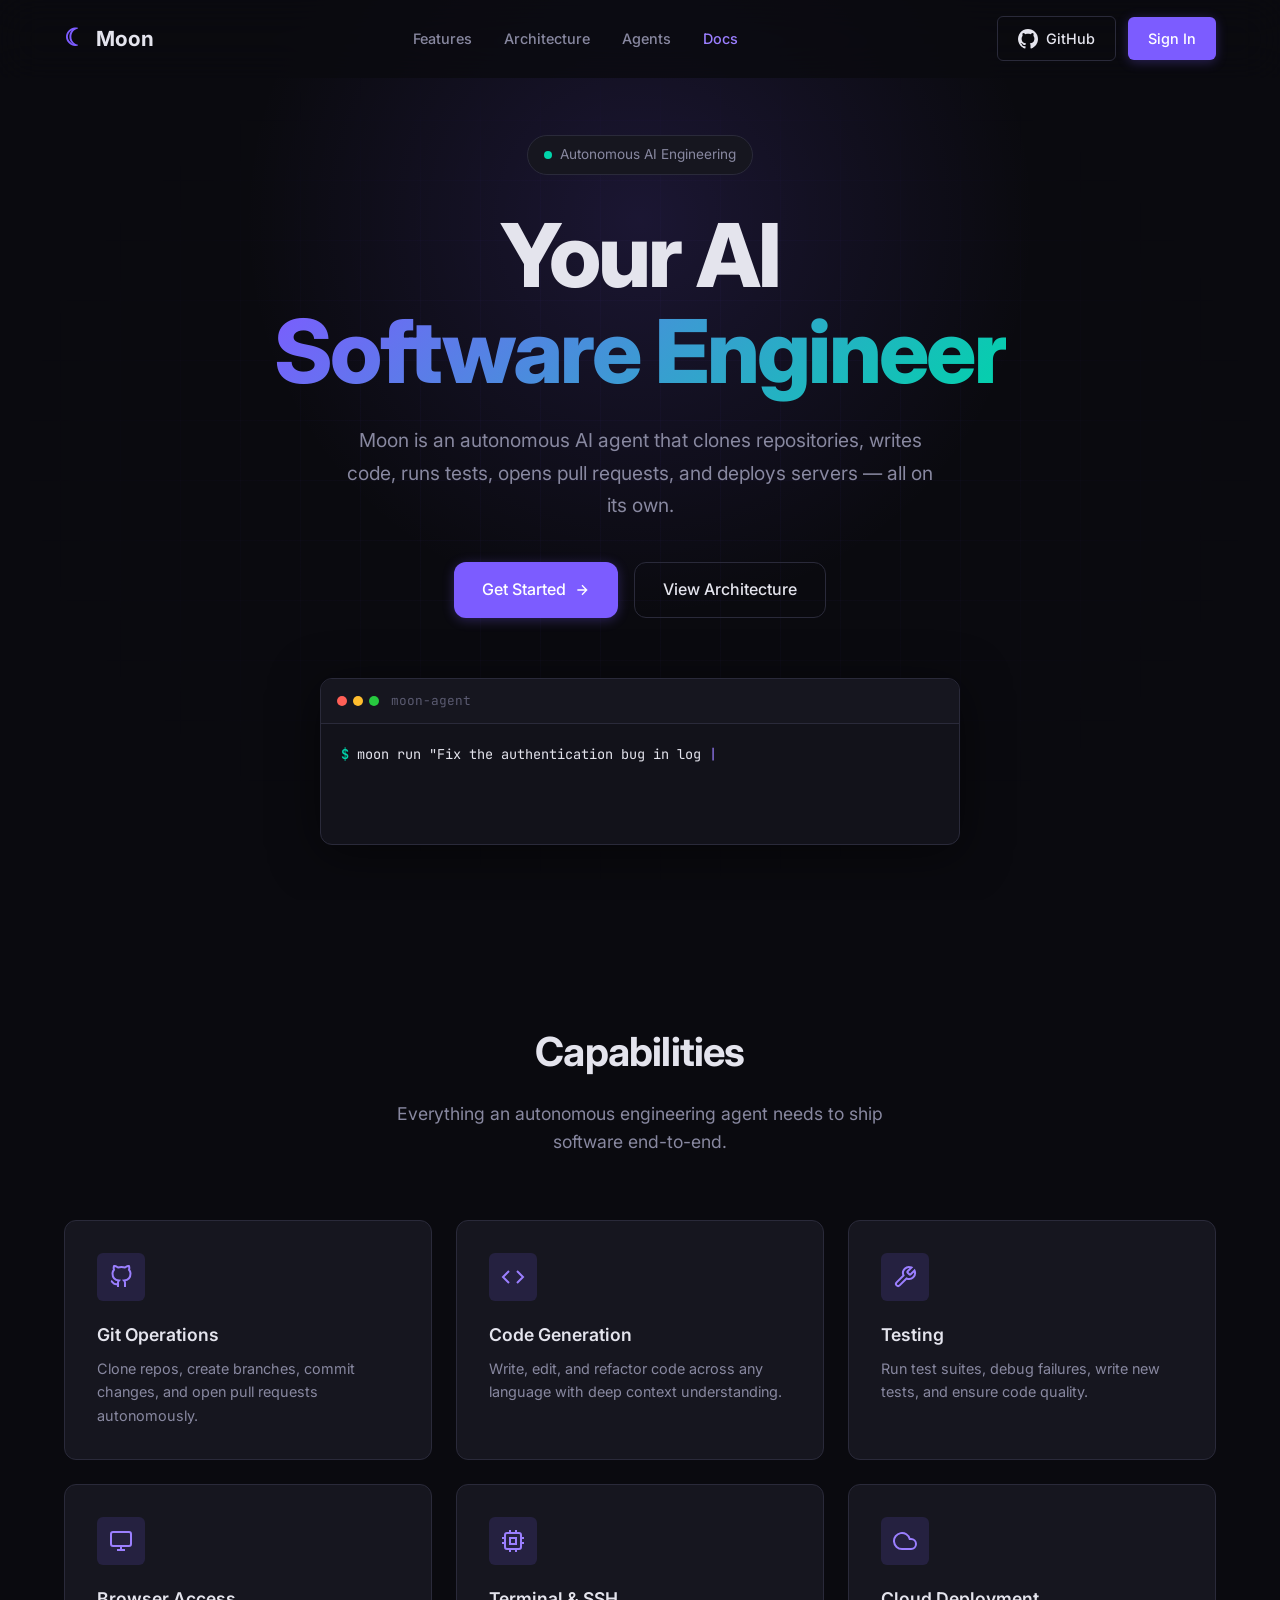
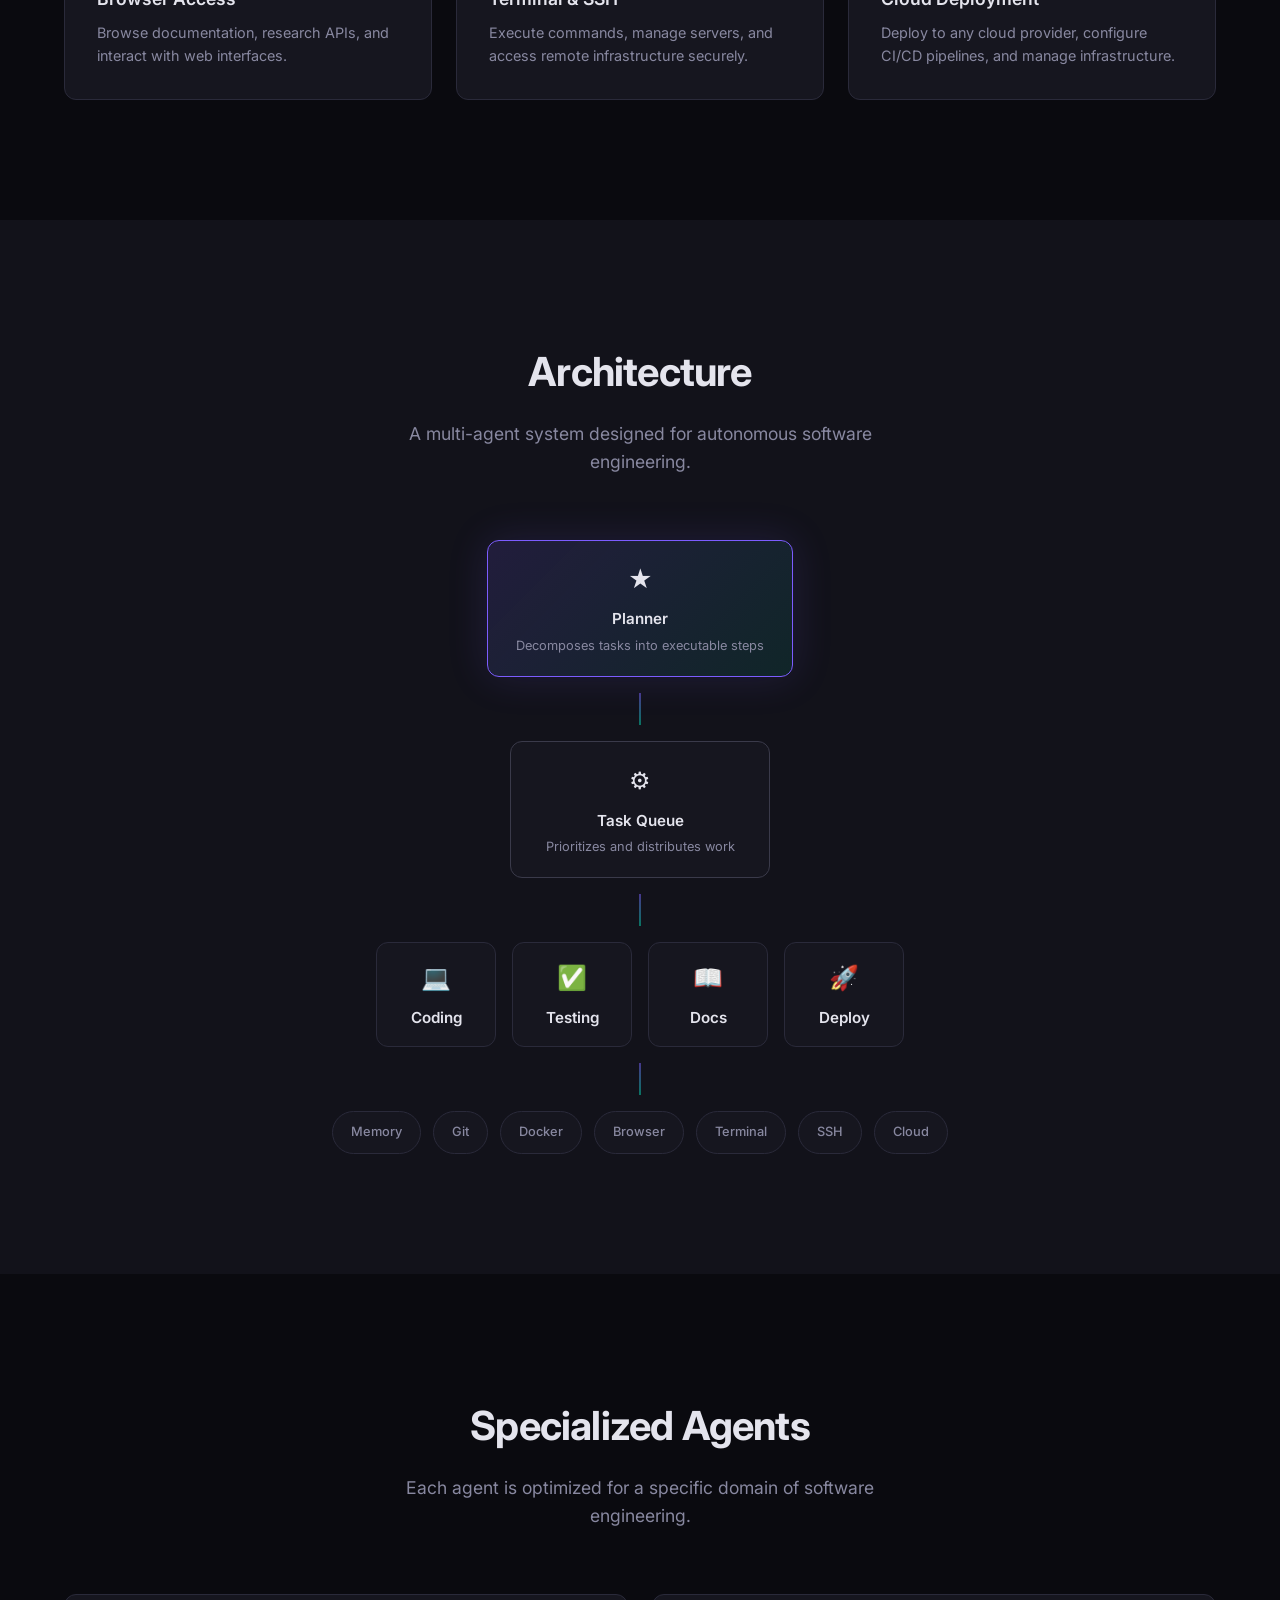
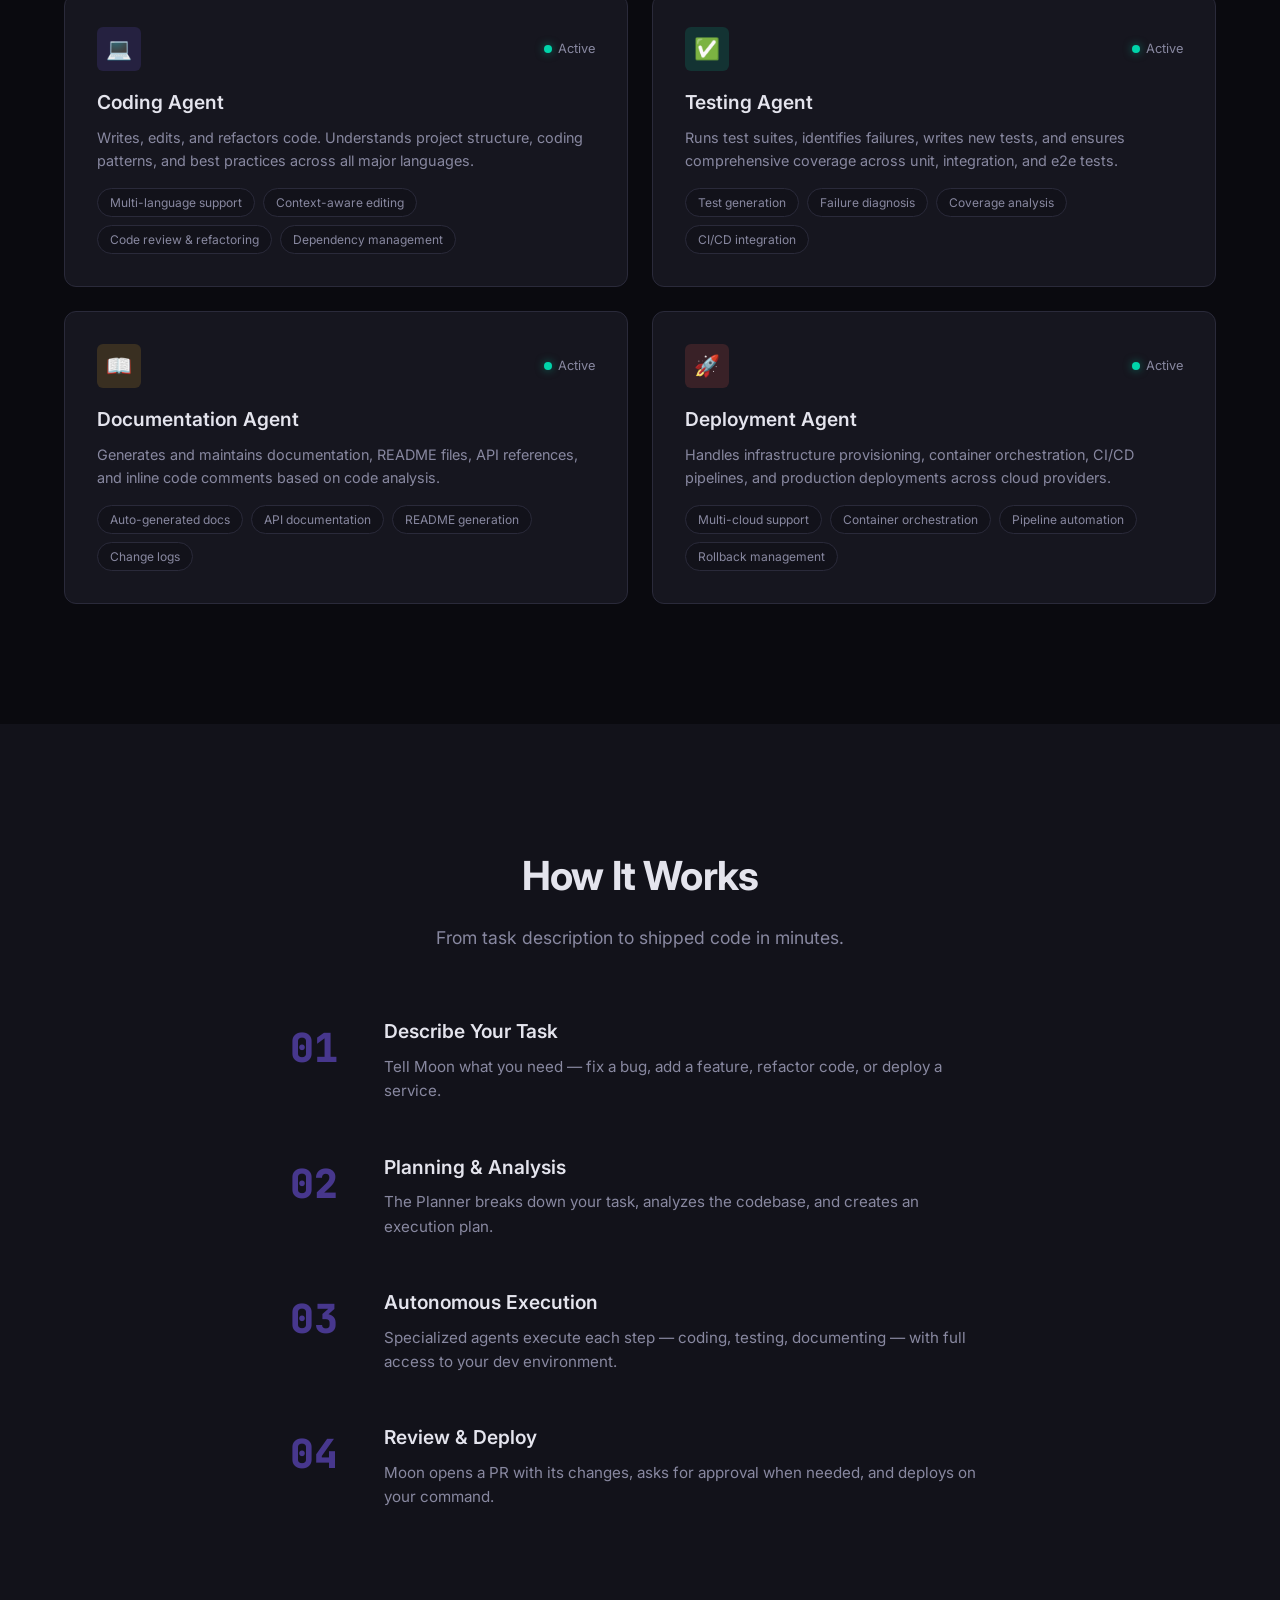
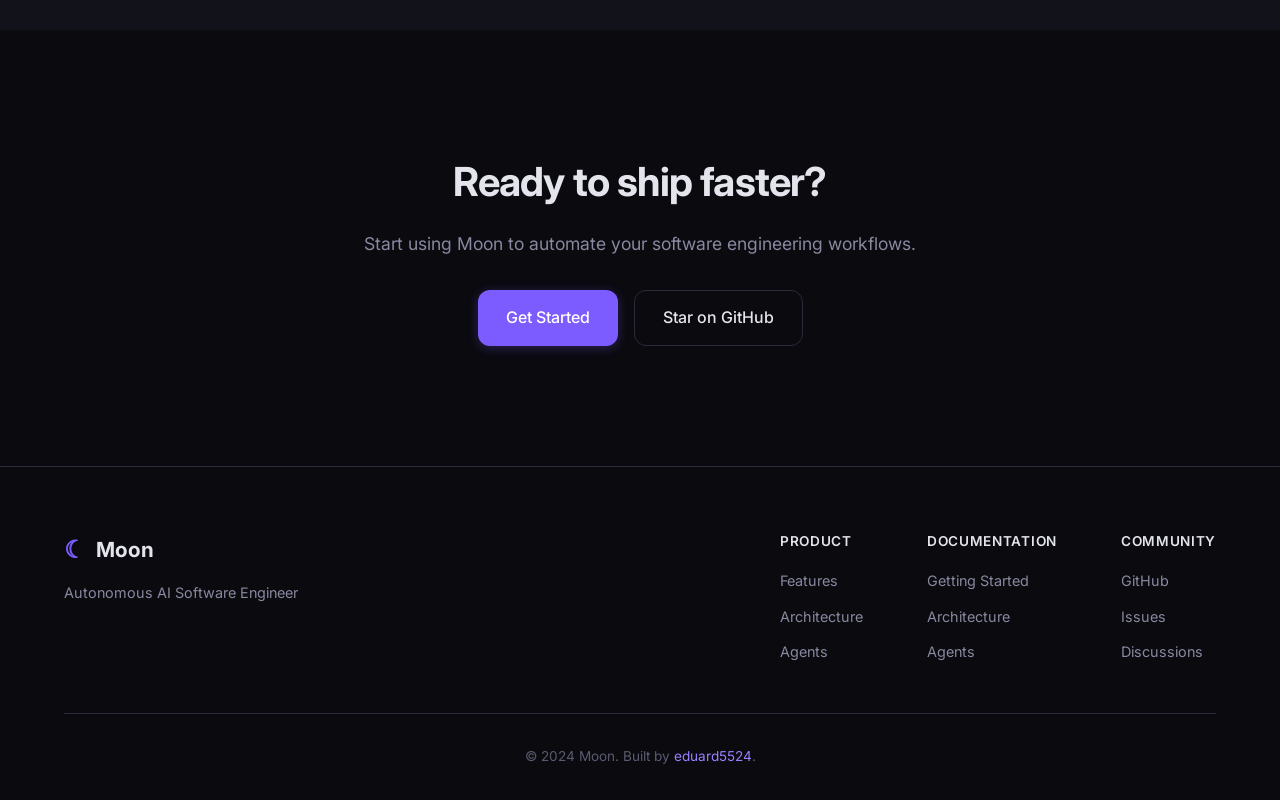
<file: index.html>
<!DOCTYPE html>
<html lang="en">
<head>
    <meta charset="UTF-8">
    <meta name="viewport" content="width=device-width, initial-scale=1.0">
    <title>Moon - Autonomous AI Software Engineer</title>
    <link rel="stylesheet" href="css/style.css">
    <link rel="preconnect" href="https://fonts.googleapis.com">
    <link rel="preconnect" href="https://fonts.gstatic.com" crossorigin>
    <link href="https://fonts.googleapis.com/css2?family=Inter:wght@300;400;500;600;700;800;900&family=JetBrains+Mono:wght@400;500;600&display=swap" rel="stylesheet">
</head>
<body>
    <!-- Navigation -->
    <nav class="navbar">
        <div class="nav-container">
            <a href="/" class="nav-logo">
                <span class="logo-icon">&#9790;</span>
                <span class="logo-text">Moon</span>
            </a>
            <ul class="nav-links">
                <li><a href="#features">Features</a></li>
                <li><a href="#architecture">Architecture</a></li>
                <li><a href="#agents">Agents</a></li>
                <li><a href="docs/index.html" class="nav-docs-link">Docs</a></li>
            </ul>
            <div class="nav-actions">
                <a href="https://github.com/eduard5524/moon" class="btn btn-ghost" target="_blank">
                    <svg width="20" height="20" viewBox="0 0 24 24" fill="currentColor"><path d="M12 0c-6.626 0-12 5.373-12 12 0 5.302 3.438 9.8 8.207 11.387.599.111.793-.261.793-.577v-2.234c-3.338.726-4.033-1.416-4.033-1.416-.546-1.387-1.333-1.756-1.333-1.756-1.089-.745.083-.729.083-.729 1.205.084 1.839 1.237 1.839 1.237 1.07 1.834 2.807 1.304 3.492.997.107-.775.418-1.305.762-1.604-2.665-.305-5.467-1.334-5.467-5.931 0-1.311.469-2.381 1.236-3.221-.124-.303-.535-1.524.117-3.176 0 0 1.008-.322 3.301 1.23.957-.266 1.983-.399 3.003-.404 1.02.005 2.047.138 3.006.404 2.291-1.552 3.297-1.23 3.297-1.23.653 1.653.242 2.874.118 3.176.77.84 1.235 1.911 1.235 3.221 0 4.609-2.807 5.624-5.479 5.921.43.372.823 1.102.823 2.222v3.293c0 .319.192.694.801.576 4.765-1.589 8.199-6.086 8.199-11.386 0-6.627-5.373-12-12-12z"/></svg>
                    GitHub
                </a>
                <a href="auth.html" class="btn btn-primary">Sign In</a>
            </div>
            <button class="mobile-menu-btn" aria-label="Toggle menu">
                <span></span><span></span><span></span>
            </button>
        </div>
    </nav>

    <!-- Hero Section -->
    <section class="hero">
        <div class="hero-bg">
            <div class="hero-glow"></div>
            <div class="hero-grid"></div>
        </div>
        <div class="container hero-content">
            <div class="hero-badge">
                <span class="badge-dot"></span>
                Autonomous AI Engineering
            </div>
            <h1 class="hero-title">
                Your AI<br>
                <span class="gradient-text">Software Engineer</span>
            </h1>
            <p class="hero-subtitle">
                Moon is an autonomous AI agent that clones repositories, writes code, 
                runs tests, opens pull requests, and deploys servers — all on its own.
            </p>
            <div class="hero-actions">
                <a href="docs/getting-started.html" class="btn btn-primary btn-lg">
                    Get Started
                    <svg width="16" height="16" viewBox="0 0 24 24" fill="none" stroke="currentColor" stroke-width="2"><path d="M5 12h14M12 5l7 7-7 7"/></svg>
                </a>
                <a href="#architecture" class="btn btn-ghost btn-lg">
                    View Architecture
                </a>
            </div>
            <div class="hero-terminal">
                <div class="terminal-header">
                    <div class="terminal-dots">
                        <span></span><span></span><span></span>
                    </div>
                    <span class="terminal-title">moon-agent</span>
                </div>
                <div class="terminal-body">
                    <div class="terminal-line">
                        <span class="terminal-prompt">$</span>
                        <span class="terminal-command" id="typed-text"></span>
                        <span class="terminal-cursor">|</span>
                    </div>
                    <div class="terminal-output" id="terminal-output"></div>
                </div>
            </div>
        </div>
    </section>

    <!-- Features Section -->
    <section id="features" class="features">
        <div class="container">
            <div class="section-header">
                <h2 class="section-title">Capabilities</h2>
                <p class="section-subtitle">Everything an autonomous engineering agent needs to ship software end-to-end.</p>
            </div>
            <div class="features-grid">
                <div class="feature-card">
                    <div class="feature-icon">
                        <svg width="24" height="24" viewBox="0 0 24 24" fill="none" stroke="currentColor" stroke-width="2"><path d="M9 19c-5 1.5-5-2.5-7-3m14 6v-3.87a3.37 3.37 0 0 0-.94-2.61c3.14-.35 6.44-1.54 6.44-7A5.44 5.44 0 0 0 20 4.77 5.07 5.07 0 0 0 19.91 1S18.73.65 16 2.48a13.38 13.38 0 0 0-7 0C6.27.65 5.09 1 5.09 1A5.07 5.07 0 0 0 5 4.77a5.44 5.44 0 0 0-1.5 3.78c0 5.42 3.3 6.61 6.44 7A3.37 3.37 0 0 0 9 18.13V22"/></svg>
                    </div>
                    <h3>Git Operations</h3>
                    <p>Clone repos, create branches, commit changes, and open pull requests autonomously.</p>
                </div>
                <div class="feature-card">
                    <div class="feature-icon">
                        <svg width="24" height="24" viewBox="0 0 24 24" fill="none" stroke="currentColor" stroke-width="2"><polyline points="16 18 22 12 16 6"/><polyline points="8 6 2 12 8 18"/></svg>
                    </div>
                    <h3>Code Generation</h3>
                    <p>Write, edit, and refactor code across any language with deep context understanding.</p>
                </div>
                <div class="feature-card">
                    <div class="feature-icon">
                        <svg width="24" height="24" viewBox="0 0 24 24" fill="none" stroke="currentColor" stroke-width="2"><path d="M14.7 6.3a1 1 0 0 0 0 1.4l1.6 1.6a1 1 0 0 0 1.4 0l3.77-3.77a6 6 0 0 1-7.94 7.94l-6.91 6.91a2.12 2.12 0 0 1-3-3l6.91-6.91a6 6 0 0 1 7.94-7.94l-3.76 3.76z"/></svg>
                    </div>
                    <h3>Testing</h3>
                    <p>Run test suites, debug failures, write new tests, and ensure code quality.</p>
                </div>
                <div class="feature-card">
                    <div class="feature-icon">
                        <svg width="24" height="24" viewBox="0 0 24 24" fill="none" stroke="currentColor" stroke-width="2"><rect x="2" y="3" width="20" height="14" rx="2" ry="2"/><line x1="8" y1="21" x2="16" y2="21"/><line x1="12" y1="17" x2="12" y2="21"/></svg>
                    </div>
                    <h3>Browser Access</h3>
                    <p>Browse documentation, research APIs, and interact with web interfaces.</p>
                </div>
                <div class="feature-card">
                    <div class="feature-icon">
                        <svg width="24" height="24" viewBox="0 0 24 24" fill="none" stroke="currentColor" stroke-width="2"><rect x="4" y="4" width="16" height="16" rx="2" ry="2"/><rect x="9" y="9" width="6" height="6"/><line x1="9" y1="1" x2="9" y2="4"/><line x1="15" y1="1" x2="15" y2="4"/><line x1="9" y1="20" x2="9" y2="23"/><line x1="15" y1="20" x2="15" y2="23"/><line x1="20" y1="9" x2="23" y2="9"/><line x1="20" y1="14" x2="23" y2="14"/><line x1="1" y1="9" x2="4" y2="9"/><line x1="1" y1="14" x2="4" y2="14"/></svg>
                    </div>
                    <h3>Terminal & SSH</h3>
                    <p>Execute commands, manage servers, and access remote infrastructure securely.</p>
                </div>
                <div class="feature-card">
                    <div class="feature-icon">
                        <svg width="24" height="24" viewBox="0 0 24 24" fill="none" stroke="currentColor" stroke-width="2"><path d="M18 10h-1.26A8 8 0 1 0 9 20h9a5 5 0 0 0 0-10z"/></svg>
                    </div>
                    <h3>Cloud Deployment</h3>
                    <p>Deploy to any cloud provider, configure CI/CD pipelines, and manage infrastructure.</p>
                </div>
            </div>
        </div>
    </section>

    <!-- Architecture Section -->
    <section id="architecture" class="architecture">
        <div class="container">
            <div class="section-header">
                <h2 class="section-title">Architecture</h2>
                <p class="section-subtitle">A multi-agent system designed for autonomous software engineering.</p>
            </div>
            <div class="arch-diagram">
                <div class="arch-layer arch-planner">
                    <div class="arch-node arch-node-primary">
                        <div class="arch-node-icon">&#9733;</div>
                        <div class="arch-node-label">Planner</div>
                        <div class="arch-node-desc">Decomposes tasks into executable steps</div>
                    </div>
                </div>
                <div class="arch-connector">
                    <div class="arch-line"></div>
                </div>
                <div class="arch-layer arch-queue">
                    <div class="arch-node arch-node-secondary">
                        <div class="arch-node-icon">&#9881;</div>
                        <div class="arch-node-label">Task Queue</div>
                        <div class="arch-node-desc">Prioritizes and distributes work</div>
                    </div>
                </div>
                <div class="arch-connector">
                    <div class="arch-line"></div>
                </div>
                <div class="arch-layer arch-agents">
                    <div class="arch-node arch-node-agent">
                        <div class="arch-node-icon">&#128187;</div>
                        <div class="arch-node-label">Coding</div>
                    </div>
                    <div class="arch-node arch-node-agent">
                        <div class="arch-node-icon">&#9989;</div>
                        <div class="arch-node-label">Testing</div>
                    </div>
                    <div class="arch-node arch-node-agent">
                        <div class="arch-node-icon">&#128214;</div>
                        <div class="arch-node-label">Docs</div>
                    </div>
                    <div class="arch-node arch-node-agent">
                        <div class="arch-node-icon">&#128640;</div>
                        <div class="arch-node-label">Deploy</div>
                    </div>
                </div>
                <div class="arch-connector">
                    <div class="arch-line"></div>
                </div>
                <div class="arch-layer arch-integrations">
                    <div class="arch-integration-item">
                        <span>Memory</span>
                    </div>
                    <div class="arch-integration-item">
                        <span>Git</span>
                    </div>
                    <div class="arch-integration-item">
                        <span>Docker</span>
                    </div>
                    <div class="arch-integration-item">
                        <span>Browser</span>
                    </div>
                    <div class="arch-integration-item">
                        <span>Terminal</span>
                    </div>
                    <div class="arch-integration-item">
                        <span>SSH</span>
                    </div>
                    <div class="arch-integration-item">
                        <span>Cloud</span>
                    </div>
                </div>
            </div>
        </div>
    </section>

    <!-- Agents Section -->
    <section id="agents" class="agents">
        <div class="container">
            <div class="section-header">
                <h2 class="section-title">Specialized Agents</h2>
                <p class="section-subtitle">Each agent is optimized for a specific domain of software engineering.</p>
            </div>
            <div class="agents-grid">
                <div class="agent-card">
                    <div class="agent-header">
                        <div class="agent-icon coding-icon">&#128187;</div>
                        <div class="agent-status">
                            <span class="status-dot active"></span>
                            Active
                        </div>
                    </div>
                    <h3>Coding Agent</h3>
                    <p>Writes, edits, and refactors code. Understands project structure, coding patterns, and best practices across all major languages.</p>
                    <ul class="agent-capabilities">
                        <li>Multi-language support</li>
                        <li>Context-aware editing</li>
                        <li>Code review &amp; refactoring</li>
                        <li>Dependency management</li>
                    </ul>
                </div>
                <div class="agent-card">
                    <div class="agent-header">
                        <div class="agent-icon testing-icon">&#9989;</div>
                        <div class="agent-status">
                            <span class="status-dot active"></span>
                            Active
                        </div>
                    </div>
                    <h3>Testing Agent</h3>
                    <p>Runs test suites, identifies failures, writes new tests, and ensures comprehensive coverage across unit, integration, and e2e tests.</p>
                    <ul class="agent-capabilities">
                        <li>Test generation</li>
                        <li>Failure diagnosis</li>
                        <li>Coverage analysis</li>
                        <li>CI/CD integration</li>
                    </ul>
                </div>
                <div class="agent-card">
                    <div class="agent-header">
                        <div class="agent-icon docs-icon">&#128214;</div>
                        <div class="agent-status">
                            <span class="status-dot active"></span>
                            Active
                        </div>
                    </div>
                    <h3>Documentation Agent</h3>
                    <p>Generates and maintains documentation, README files, API references, and inline code comments based on code analysis.</p>
                    <ul class="agent-capabilities">
                        <li>Auto-generated docs</li>
                        <li>API documentation</li>
                        <li>README generation</li>
                        <li>Change logs</li>
                    </ul>
                </div>
                <div class="agent-card">
                    <div class="agent-header">
                        <div class="agent-icon deploy-icon">&#128640;</div>
                        <div class="agent-status">
                            <span class="status-dot active"></span>
                            Active
                        </div>
                    </div>
                    <h3>Deployment Agent</h3>
                    <p>Handles infrastructure provisioning, container orchestration, CI/CD pipelines, and production deployments across cloud providers.</p>
                    <ul class="agent-capabilities">
                        <li>Multi-cloud support</li>
                        <li>Container orchestration</li>
                        <li>Pipeline automation</li>
                        <li>Rollback management</li>
                    </ul>
                </div>
            </div>
        </div>
    </section>

    <!-- How It Works Section -->
    <section id="how-it-works" class="how-it-works">
        <div class="container">
            <div class="section-header">
                <h2 class="section-title">How It Works</h2>
                <p class="section-subtitle">From task description to shipped code in minutes.</p>
            </div>
            <div class="steps">
                <div class="step">
                    <div class="step-number">01</div>
                    <div class="step-content">
                        <h3>Describe Your Task</h3>
                        <p>Tell Moon what you need — fix a bug, add a feature, refactor code, or deploy a service.</p>
                    </div>
                </div>
                <div class="step">
                    <div class="step-number">02</div>
                    <div class="step-content">
                        <h3>Planning & Analysis</h3>
                        <p>The Planner breaks down your task, analyzes the codebase, and creates an execution plan.</p>
                    </div>
                </div>
                <div class="step">
                    <div class="step-number">03</div>
                    <div class="step-content">
                        <h3>Autonomous Execution</h3>
                        <p>Specialized agents execute each step — coding, testing, documenting — with full access to your dev environment.</p>
                    </div>
                </div>
                <div class="step">
                    <div class="step-number">04</div>
                    <div class="step-content">
                        <h3>Review & Deploy</h3>
                        <p>Moon opens a PR with its changes, asks for approval when needed, and deploys on your command.</p>
                    </div>
                </div>
            </div>
        </div>
    </section>

    <!-- CTA Section -->
    <section class="cta">
        <div class="container">
            <div class="cta-content">
                <h2>Ready to ship faster?</h2>
                <p>Start using Moon to automate your software engineering workflows.</p>
                <div class="cta-actions">
                    <a href="docs/getting-started.html" class="btn btn-primary btn-lg">Get Started</a>
                    <a href="https://github.com/eduard5524/moon" class="btn btn-ghost btn-lg" target="_blank">Star on GitHub</a>
                </div>
            </div>
        </div>
    </section>

    <!-- Footer -->
    <footer class="footer">
        <div class="container">
            <div class="footer-content">
                <div class="footer-brand">
                    <a href="/" class="nav-logo">
                        <span class="logo-icon">&#9790;</span>
                        <span class="logo-text">Moon</span>
                    </a>
                    <p>Autonomous AI Software Engineer</p>
                </div>
                <div class="footer-links">
                    <div class="footer-col">
                        <h4>Product</h4>
                        <ul>
                            <li><a href="#features">Features</a></li>
                            <li><a href="#architecture">Architecture</a></li>
                            <li><a href="#agents">Agents</a></li>
                        </ul>
                    </div>
                    <div class="footer-col">
                        <h4>Documentation</h4>
                        <ul>
                            <li><a href="docs/getting-started.html">Getting Started</a></li>
                            <li><a href="docs/architecture.html">Architecture</a></li>
                            <li><a href="docs/agents.html">Agents</a></li>
                        </ul>
                    </div>
                    <div class="footer-col">
                        <h4>Community</h4>
                        <ul>
                            <li><a href="https://github.com/eduard5524/moon" target="_blank">GitHub</a></li>
                            <li><a href="https://github.com/eduard5524/moon/issues" target="_blank">Issues</a></li>
                            <li><a href="https://github.com/eduard5524/moon/discussions" target="_blank">Discussions</a></li>
                        </ul>
                    </div>
                </div>
            </div>
            <div class="footer-bottom">
                <p>&copy; 2024 Moon. Built by <a href="https://github.com/eduard5524" target="_blank">eduard5524</a>.</p>
            </div>
        </div>
    </footer>

    <script src="js/main.js"></script>
</body>
</html>
</file>
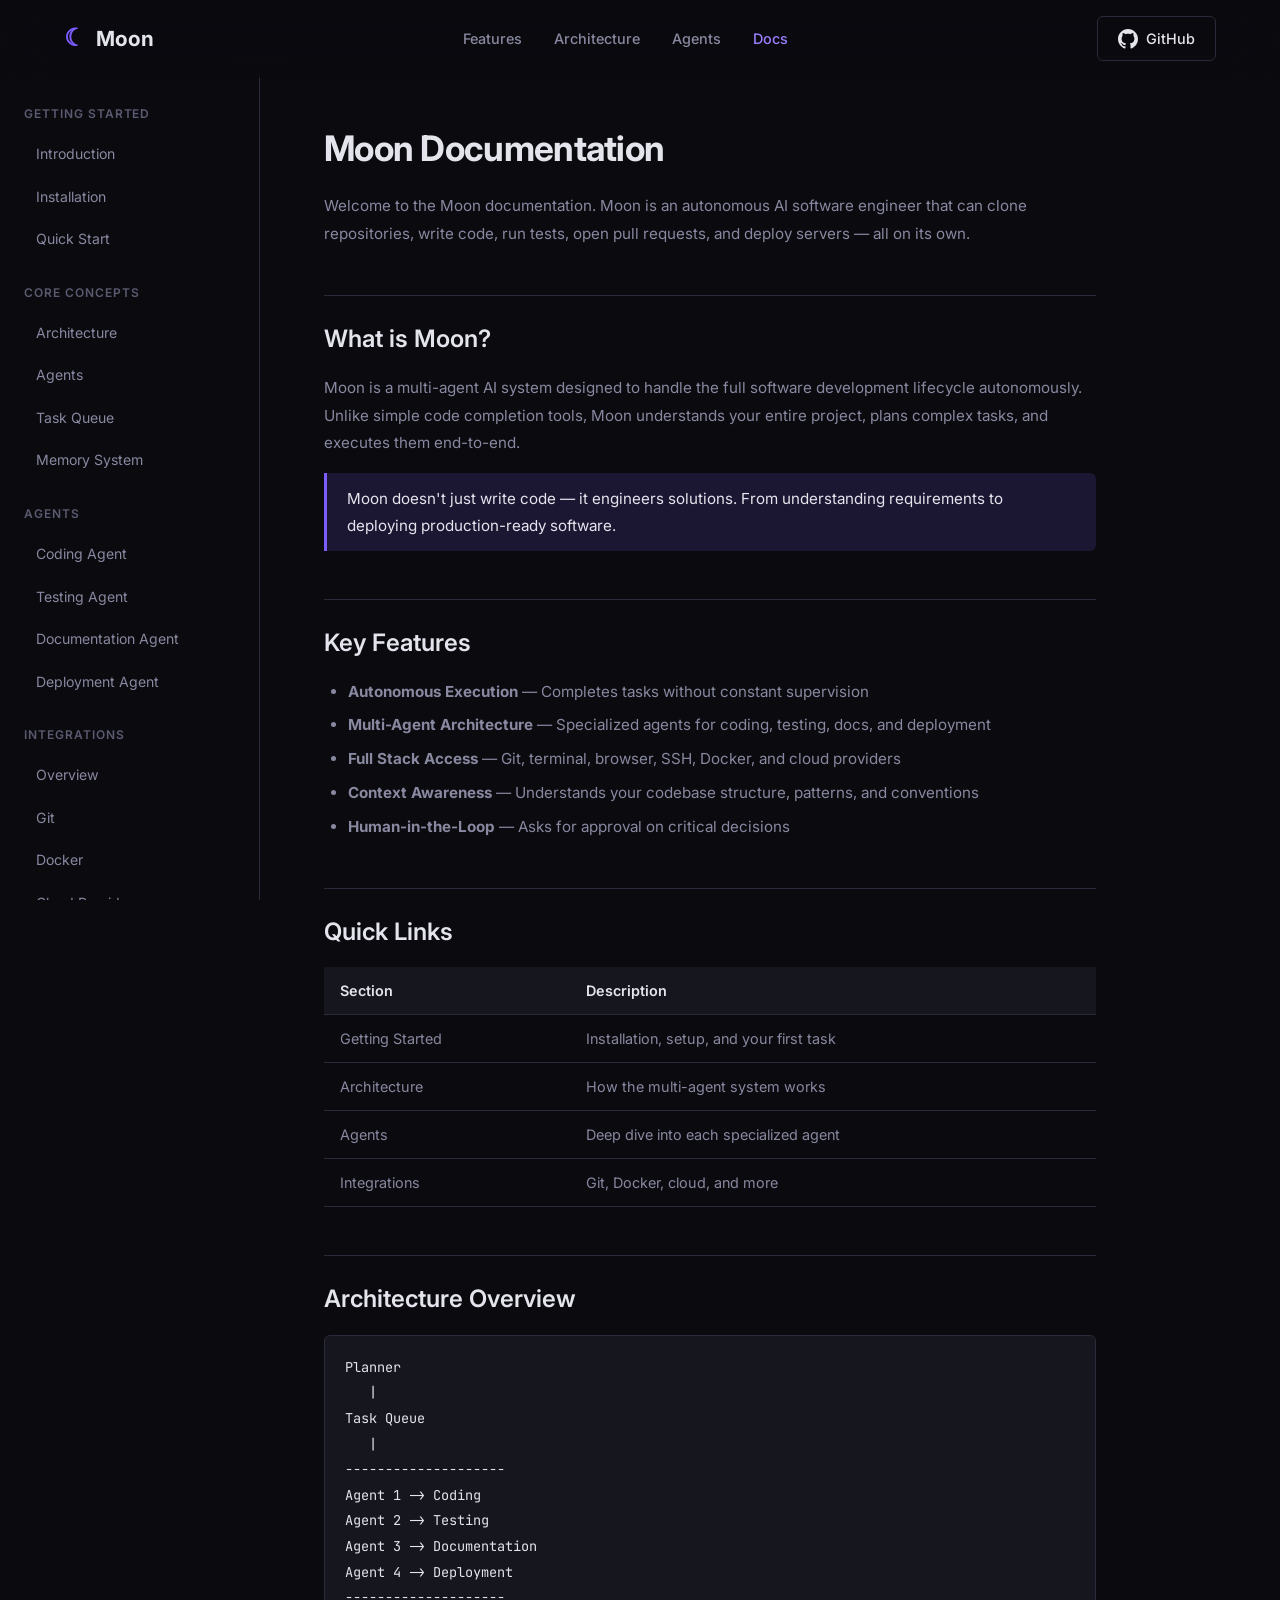
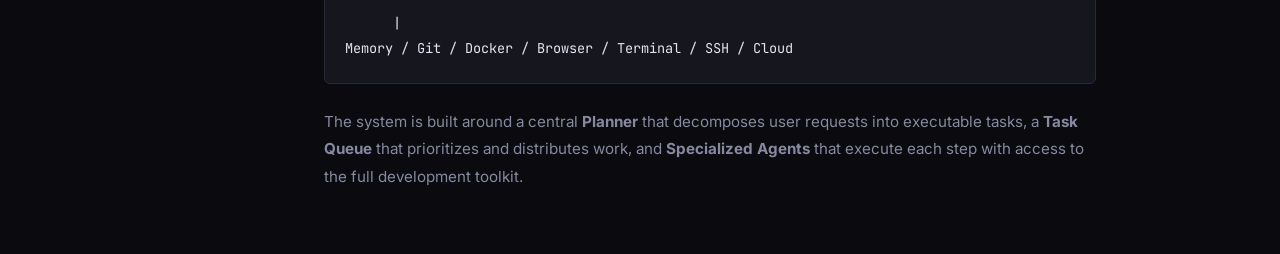
<file: docs/index.html>
<!DOCTYPE html>
<html lang="en">
<head>
    <meta charset="UTF-8">
    <meta name="viewport" content="width=device-width, initial-scale=1.0">
    <title>Documentation - Moon</title>
    <link rel="stylesheet" href="../css/style.css">
    <link rel="preconnect" href="https://fonts.googleapis.com">
    <link rel="preconnect" href="https://fonts.gstatic.com" crossorigin>
    <link href="https://fonts.googleapis.com/css2?family=Inter:wght@300;400;500;600;700;800;900&family=JetBrains+Mono:wght@400;500;600&display=swap" rel="stylesheet">
</head>
<body>
    <nav class="navbar scrolled">
        <div class="nav-container">
            <a href="../index.html" class="nav-logo">
                <span class="logo-icon">&#9790;</span>
                <span class="logo-text">Moon</span>
            </a>
            <ul class="nav-links">
                <li><a href="../index.html#features">Features</a></li>
                <li><a href="../index.html#architecture">Architecture</a></li>
                <li><a href="../index.html#agents">Agents</a></li>
                <li><a href="index.html" class="nav-docs-link">Docs</a></li>
            </ul>
            <div class="nav-actions">
                <a href="https://github.com/eduard5524/moon" class="btn btn-ghost" target="_blank">
                    <svg width="20" height="20" viewBox="0 0 24 24" fill="currentColor"><path d="M12 0c-6.626 0-12 5.373-12 12 0 5.302 3.438 9.8 8.207 11.387.599.111.793-.261.793-.577v-2.234c-3.338.726-4.033-1.416-4.033-1.416-.546-1.387-1.333-1.756-1.333-1.756-1.089-.745.083-.729.083-.729 1.205.084 1.839 1.237 1.839 1.237 1.07 1.834 2.807 1.304 3.492.997.107-.775.418-1.305.762-1.604-2.665-.305-5.467-1.334-5.467-5.931 0-1.311.469-2.381 1.236-3.221-.124-.303-.535-1.524.117-3.176 0 0 1.008-.322 3.301 1.23.957-.266 1.983-.399 3.003-.404 1.02.005 2.047.138 3.006.404 2.291-1.552 3.297-1.23 3.297-1.23.653 1.653.242 2.874.118 3.176.77.84 1.235 1.911 1.235 3.221 0 4.609-2.807 5.624-5.479 5.921.43.372.823 1.102.823 2.222v3.293c0 .319.192.694.801.576 4.765-1.589 8.199-6.086 8.199-11.386 0-6.627-5.373-12-12-12z"/></svg>
                    GitHub
                </a>
            </div>
        </div>
    </nav>

    <div class="docs-layout">
        <aside class="docs-sidebar">
            <h4>Getting Started</h4>
            <ul>
                <li><a href="getting-started.html">Introduction</a></li>
                <li><a href="getting-started.html#installation">Installation</a></li>
                <li><a href="getting-started.html#quickstart">Quick Start</a></li>
            </ul>
            <h4>Core Concepts</h4>
            <ul>
                <li><a href="architecture.html">Architecture</a></li>
                <li><a href="agents.html">Agents</a></li>
                <li><a href="architecture.html#task-queue">Task Queue</a></li>
                <li><a href="architecture.html#memory">Memory System</a></li>
            </ul>
            <h4>Agents</h4>
            <ul>
                <li><a href="agents.html#coding">Coding Agent</a></li>
                <li><a href="agents.html#testing">Testing Agent</a></li>
                <li><a href="agents.html#documentation">Documentation Agent</a></li>
                <li><a href="agents.html#deployment">Deployment Agent</a></li>
            </ul>
            <h4>Integrations</h4>
            <ul>
                <li><a href="integrations.html">Overview</a></li>
                <li><a href="integrations.html#git">Git</a></li>
                <li><a href="integrations.html#docker">Docker</a></li>
                <li><a href="integrations.html#cloud">Cloud Providers</a></li>
            </ul>
        </aside>

        <main class="docs-content">
            <h1>Moon Documentation</h1>
            <p>Welcome to the Moon documentation. Moon is an autonomous AI software engineer that can clone repositories, write code, run tests, open pull requests, and deploy servers — all on its own.</p>

            <h2>What is Moon?</h2>
            <p>Moon is a multi-agent AI system designed to handle the full software development lifecycle autonomously. Unlike simple code completion tools, Moon understands your entire project, plans complex tasks, and executes them end-to-end.</p>

            <blockquote>
                <p>Moon doesn't just write code — it engineers solutions. From understanding requirements to deploying production-ready software.</p>
            </blockquote>

            <h2>Key Features</h2>
            <ul>
                <li><strong>Autonomous Execution</strong> — Completes tasks without constant supervision</li>
                <li><strong>Multi-Agent Architecture</strong> — Specialized agents for coding, testing, docs, and deployment</li>
                <li><strong>Full Stack Access</strong> — Git, terminal, browser, SSH, Docker, and cloud providers</li>
                <li><strong>Context Awareness</strong> — Understands your codebase structure, patterns, and conventions</li>
                <li><strong>Human-in-the-Loop</strong> — Asks for approval on critical decisions</li>
            </ul>

            <h2>Quick Links</h2>
            <table>
                <thead>
                    <tr>
                        <th>Section</th>
                        <th>Description</th>
                    </tr>
                </thead>
                <tbody>
                    <tr>
                        <td><a href="getting-started.html">Getting Started</a></td>
                        <td>Installation, setup, and your first task</td>
                    </tr>
                    <tr>
                        <td><a href="architecture.html">Architecture</a></td>
                        <td>How the multi-agent system works</td>
                    </tr>
                    <tr>
                        <td><a href="agents.html">Agents</a></td>
                        <td>Deep dive into each specialized agent</td>
                    </tr>
                    <tr>
                        <td><a href="integrations.html">Integrations</a></td>
                        <td>Git, Docker, cloud, and more</td>
                    </tr>
                </tbody>
            </table>

            <h2>Architecture Overview</h2>
            <pre><code>Planner
   |
Task Queue
   |
--------------------
Agent 1 -> Coding
Agent 2 -> Testing
Agent 3 -> Documentation
Agent 4 -> Deployment
--------------------
      |
Memory / Git / Docker / Browser / Terminal / SSH / Cloud</code></pre>

            <p>The system is built around a central <strong>Planner</strong> that decomposes user requests into executable tasks, a <strong>Task Queue</strong> that prioritizes and distributes work, and <strong>Specialized Agents</strong> that execute each step with access to the full development toolkit.</p>
        </main>
    </div>

    <script src="../js/main.js"></script>
</body>
</html>
</file>
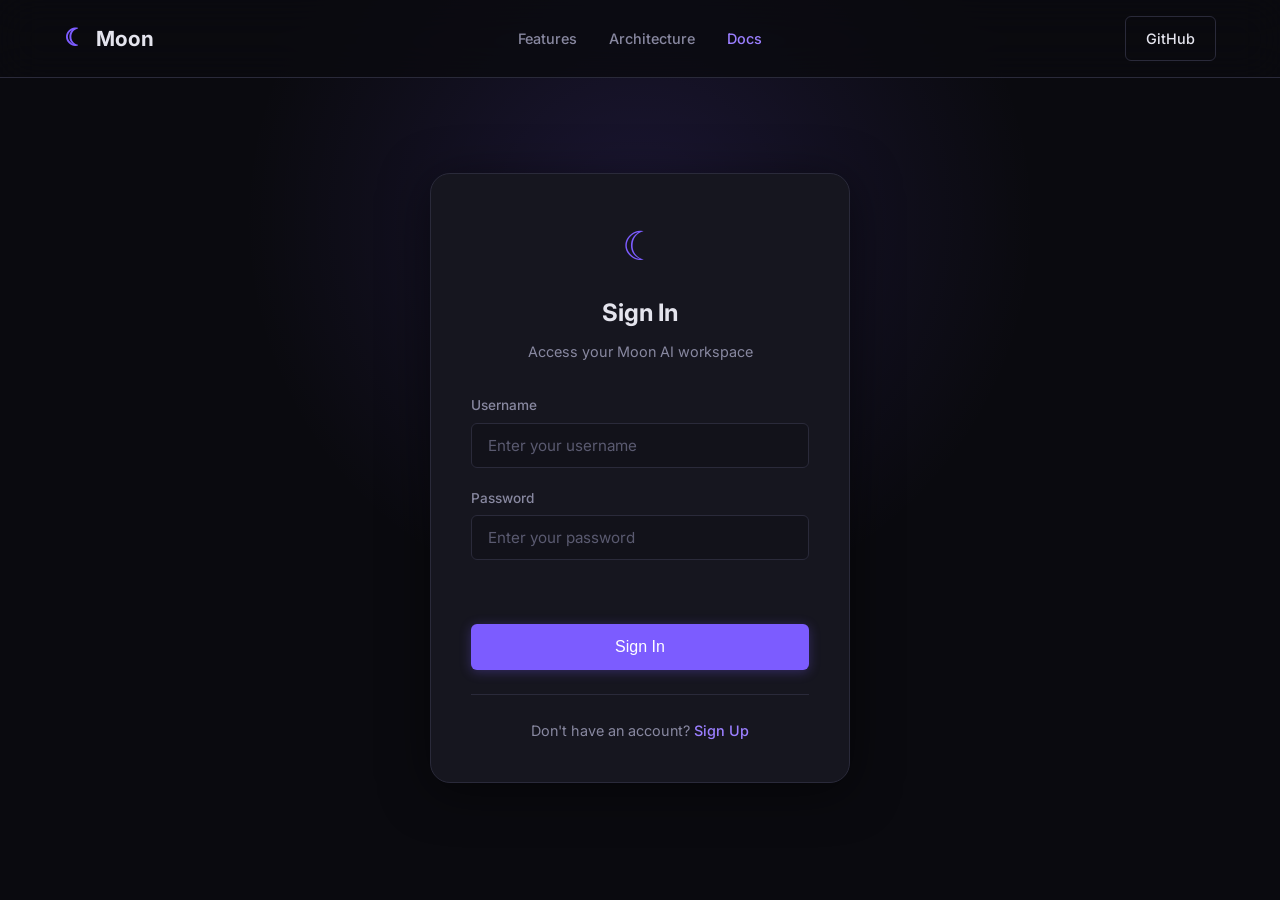
<file: auth.html>
<!DOCTYPE html>
<html lang="en">
<head>
    <meta charset="UTF-8">
    <meta name="viewport" content="width=device-width, initial-scale=1.0">
    <title>Sign In - Moon</title>
    <link rel="stylesheet" href="css/style.css">
    <link rel="preconnect" href="https://fonts.googleapis.com">
    <link rel="preconnect" href="https://fonts.gstatic.com" crossorigin>
    <link href="https://fonts.googleapis.com/css2?family=Inter:wght@300;400;500;600;700;800;900&family=JetBrains+Mono:wght@400;500;600&display=swap" rel="stylesheet">
    <link rel="stylesheet" href="css/auth.css">
</head>
<body>
    <nav class="navbar scrolled">
        <div class="nav-container">
            <a href="index.html" class="nav-logo">
                <span class="logo-icon">&#9790;</span>
                <span class="logo-text">Moon</span>
            </a>
            <ul class="nav-links">
                <li><a href="index.html#features">Features</a></li>
                <li><a href="index.html#architecture">Architecture</a></li>
                <li><a href="docs/index.html" class="nav-docs-link">Docs</a></li>
            </ul>
            <div class="nav-actions">
                <a href="https://github.com/eduard5524/moon" class="btn btn-ghost" target="_blank">GitHub</a>
            </div>
        </div>
    </nav>

    <div class="auth-container">
        <div class="auth-bg">
            <div class="hero-glow"></div>
        </div>
        <div class="auth-card">
            <div class="auth-header">
                <span class="logo-icon auth-logo">&#9790;</span>
                <h1 id="auth-title">Sign In</h1>
                <p id="auth-subtitle">Access your Moon AI workspace</p>
            </div>

            <!-- Login Form -->
            <form id="login-form" class="auth-form">
                <div class="form-group">
                    <label for="login-username">Username</label>
                    <input type="text" id="login-username" placeholder="Enter your username" required>
                </div>
                <div class="form-group">
                    <label for="login-password">Password</label>
                    <input type="password" id="login-password" placeholder="Enter your password" required>
                </div>
                <div id="login-error" class="form-error"></div>
                <button type="submit" class="btn btn-primary btn-full">Sign In</button>
            </form>

            <!-- Register Form -->
            <form id="register-form" class="auth-form" style="display: none;">
                <div class="form-group">
                    <label for="register-username">Username</label>
                    <input type="text" id="register-username" placeholder="Choose a username" required>
                </div>
                <div class="form-group">
                    <label for="register-email">Email</label>
                    <input type="email" id="register-email" placeholder="Enter your email" required>
                </div>
                <div class="form-group">
                    <label for="register-password">Password</label>
                    <input type="password" id="register-password" placeholder="Create a password" required minlength="6">
                </div>
                <div id="register-error" class="form-error"></div>
                <button type="submit" class="btn btn-primary btn-full">Create Account</button>
            </form>

            <div class="auth-toggle">
                <p id="toggle-text">Don't have an account? <a href="#" id="toggle-link">Sign Up</a></p>
            </div>
        </div>
    </div>

    <script src="js/config.js"></script>
    <script src="js/auth.js"></script>
</body>
</html>
</file>
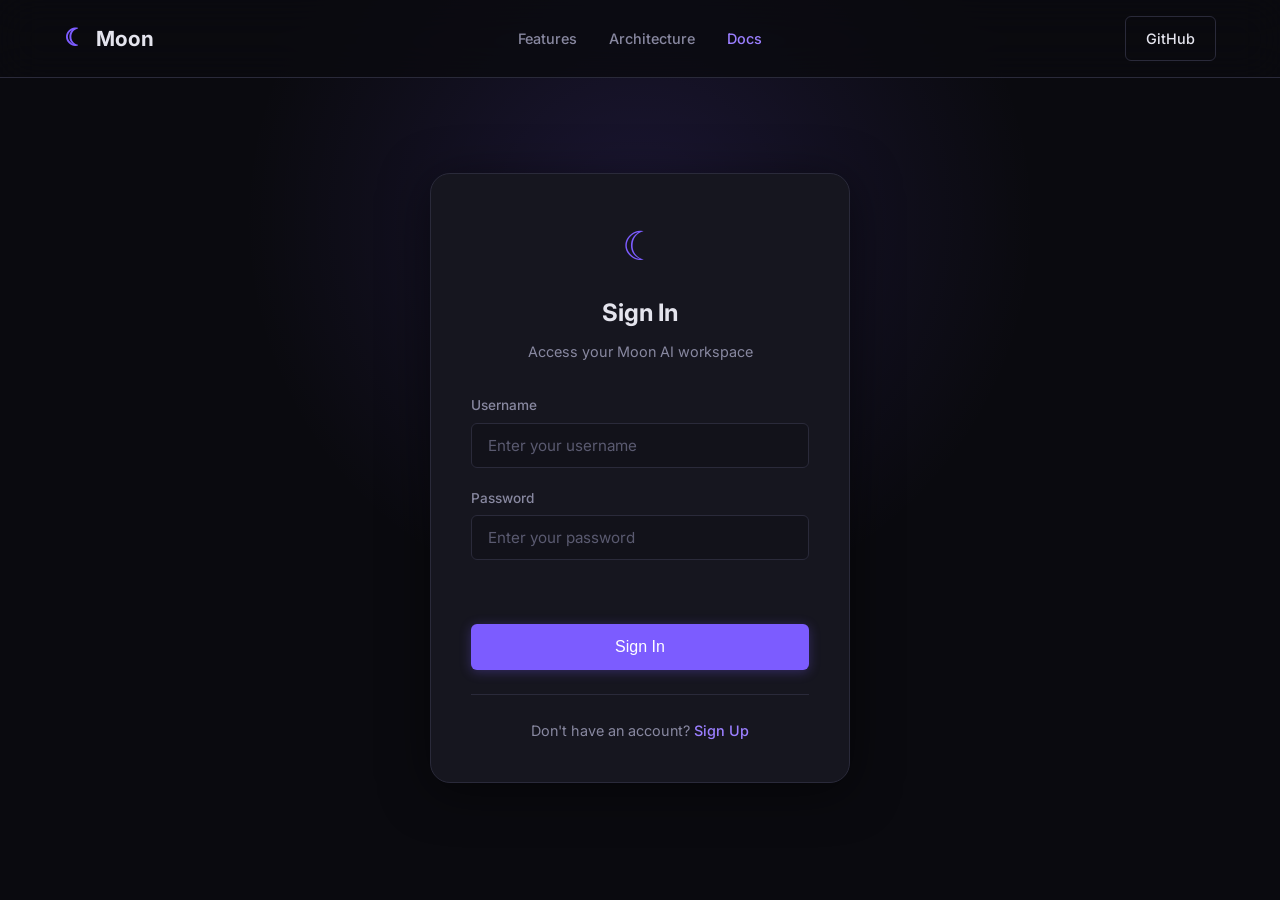
<file: chat.html>
<!DOCTYPE html>
<html lang="en">
<head>
    <meta charset="UTF-8">
    <meta name="viewport" content="width=device-width, initial-scale=1.0">
    <title>Chat - Moon AI</title>
    <link rel="stylesheet" href="css/style.css">
    <link rel="preconnect" href="https://fonts.googleapis.com">
    <link rel="preconnect" href="https://fonts.gstatic.com" crossorigin>
    <link href="https://fonts.googleapis.com/css2?family=Inter:wght@300;400;500;600;700;800;900&family=JetBrains+Mono:wght@400;500;600&display=swap" rel="stylesheet">
    <link rel="stylesheet" href="css/chat.css">
</head>
<body>
    <!-- Chat Navbar -->
    <nav class="navbar scrolled chat-nav">
        <div class="nav-container">
            <a href="index.html" class="nav-logo">
                <span class="logo-icon">&#9790;</span>
                <span class="logo-text">Moon</span>
            </a>
            <div class="chat-nav-center">
                <span class="model-badge">
                    <span class="status-dot active"></span>
                    DeepSeek AI
                </span>
            </div>
            <div class="nav-actions">
                <button id="clear-chat-btn" class="btn btn-ghost btn-sm" title="Clear history">
                    <svg width="16" height="16" viewBox="0 0 24 24" fill="none" stroke="currentColor" stroke-width="2"><polyline points="3 6 5 6 21 6"/><path d="M19 6v14a2 2 0 0 1-2 2H7a2 2 0 0 1-2-2V6m3 0V4a2 2 0 0 1 2-2h4a2 2 0 0 1 2 2v2"/></svg>
                    Clear
                </button>
                <div class="user-menu">
                    <button id="user-menu-btn" class="btn btn-ghost btn-sm">
                        <svg width="16" height="16" viewBox="0 0 24 24" fill="none" stroke="currentColor" stroke-width="2"><path d="M20 21v-2a4 4 0 0 0-4-4H8a4 4 0 0 0-4 4v2"/><circle cx="12" cy="7" r="4"/></svg>
                        <span id="username-display">User</span>
                    </button>
                    <div class="user-dropdown" id="user-dropdown">
                        <a href="#" id="logout-btn">Sign Out</a>
                    </div>
                </div>
            </div>
        </div>
    </nav>

    <!-- Chat Container -->
    <div class="chat-container">
        <!-- Welcome State -->
        <div class="chat-welcome" id="chat-welcome">
            <div class="welcome-icon">&#9790;</div>
            <h2>Moon AI</h2>
            <p>Your autonomous AI software engineer. Ask me anything about coding, architecture, debugging, or deployment.</p>
            <div class="welcome-suggestions">
                <button class="suggestion-chip" data-msg="Help me fix a bug in my authentication flow">Fix an auth bug</button>
                <button class="suggestion-chip" data-msg="Design a REST API for a todo application">Design a REST API</button>
                <button class="suggestion-chip" data-msg="Explain the difference between SQL and NoSQL databases">SQL vs NoSQL</button>
                <button class="suggestion-chip" data-msg="Write a Dockerfile for a Node.js application">Write a Dockerfile</button>
            </div>
        </div>

        <!-- Messages -->
        <div class="chat-messages" id="chat-messages"></div>

        <!-- Input -->
        <div class="chat-input-container">
            <form id="chat-form" class="chat-input-form">
                <div class="chat-input-wrapper">
                    <textarea id="chat-input" placeholder="Ask Moon anything..." rows="1" autofocus></textarea>
                    <button type="submit" id="send-btn" class="send-button" disabled>
                        <svg width="20" height="20" viewBox="0 0 24 24" fill="none" stroke="currentColor" stroke-width="2"><line x1="22" y1="2" x2="11" y2="13"/><polygon points="22 2 15 22 11 13 2 9 22 2"/></svg>
                    </button>
                </div>
                <div class="chat-input-footer">
                    <span>Moon AI powered by DeepSeek. Responses may not always be accurate.</span>
                </div>
            </form>
        </div>
    </div>

    <script src="js/config.js"></script>
    <script src="js/chat.js"></script>
</body>
</html>
</file>
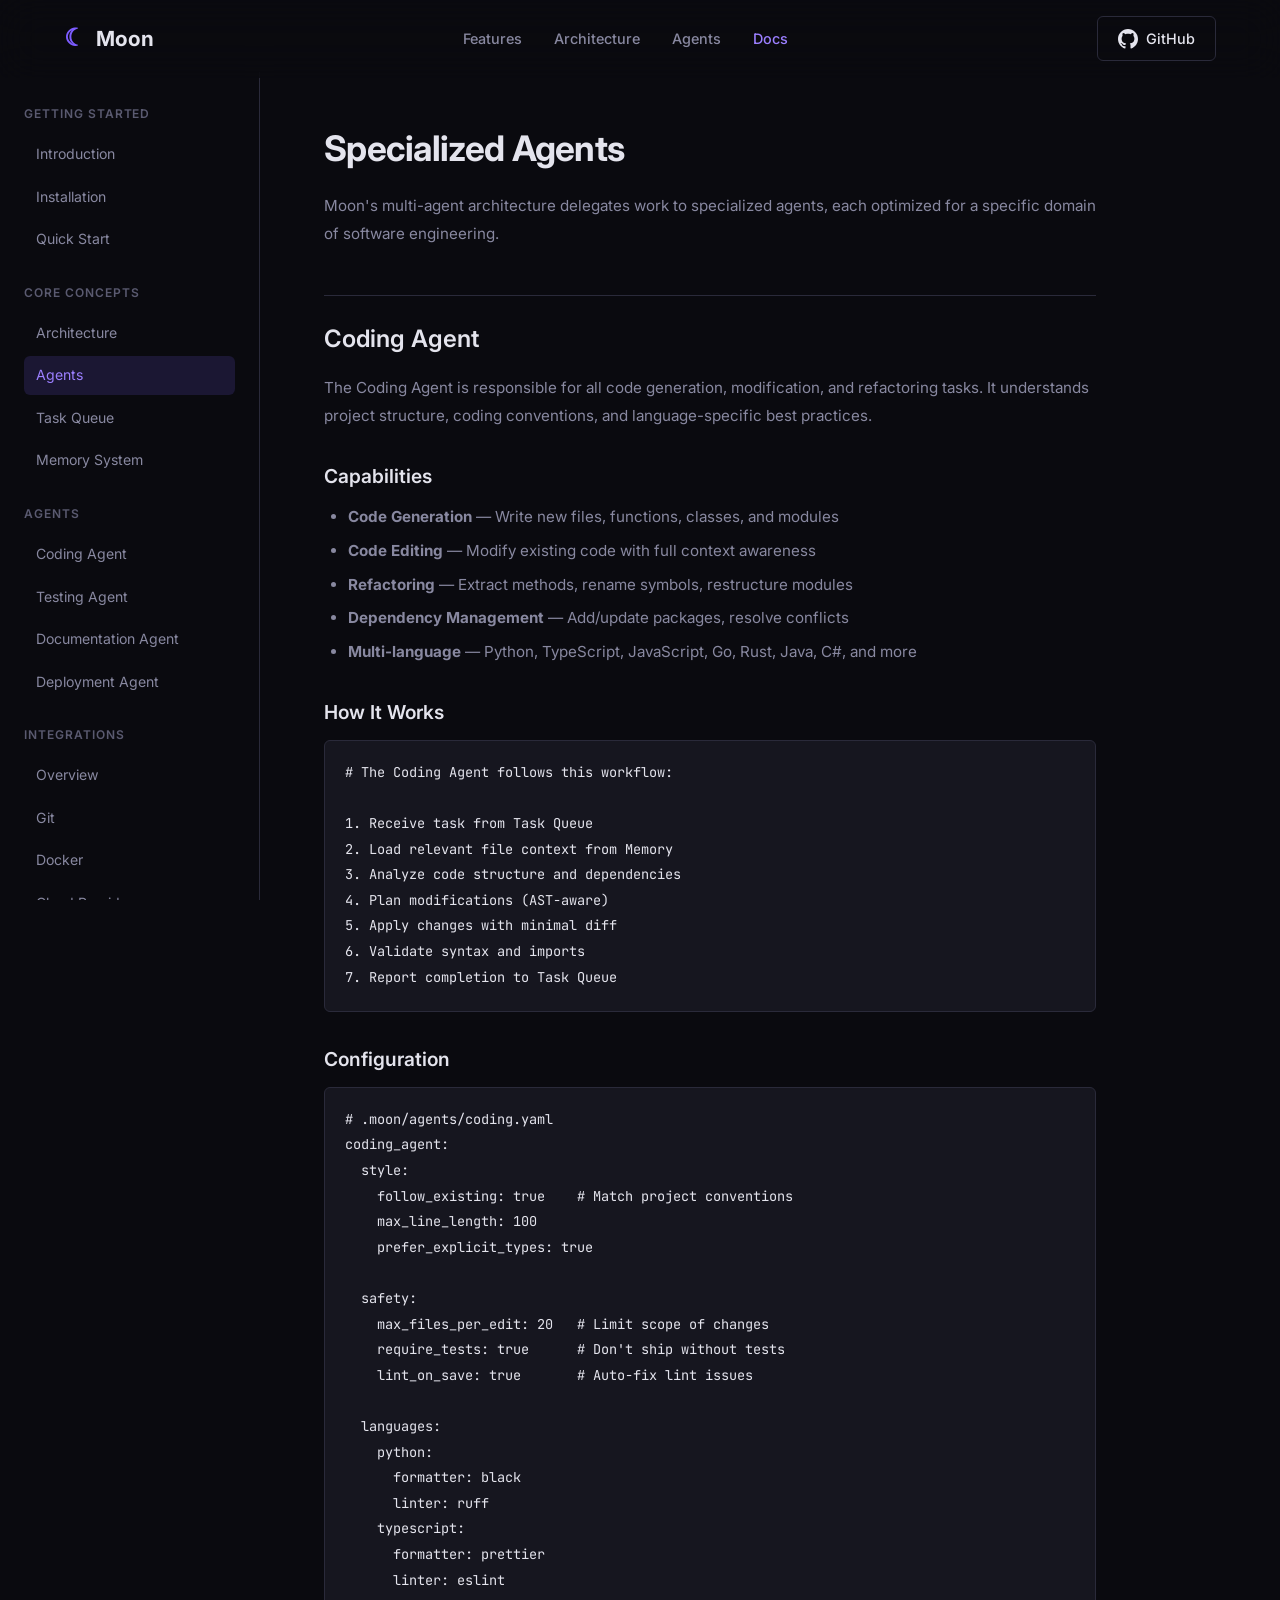
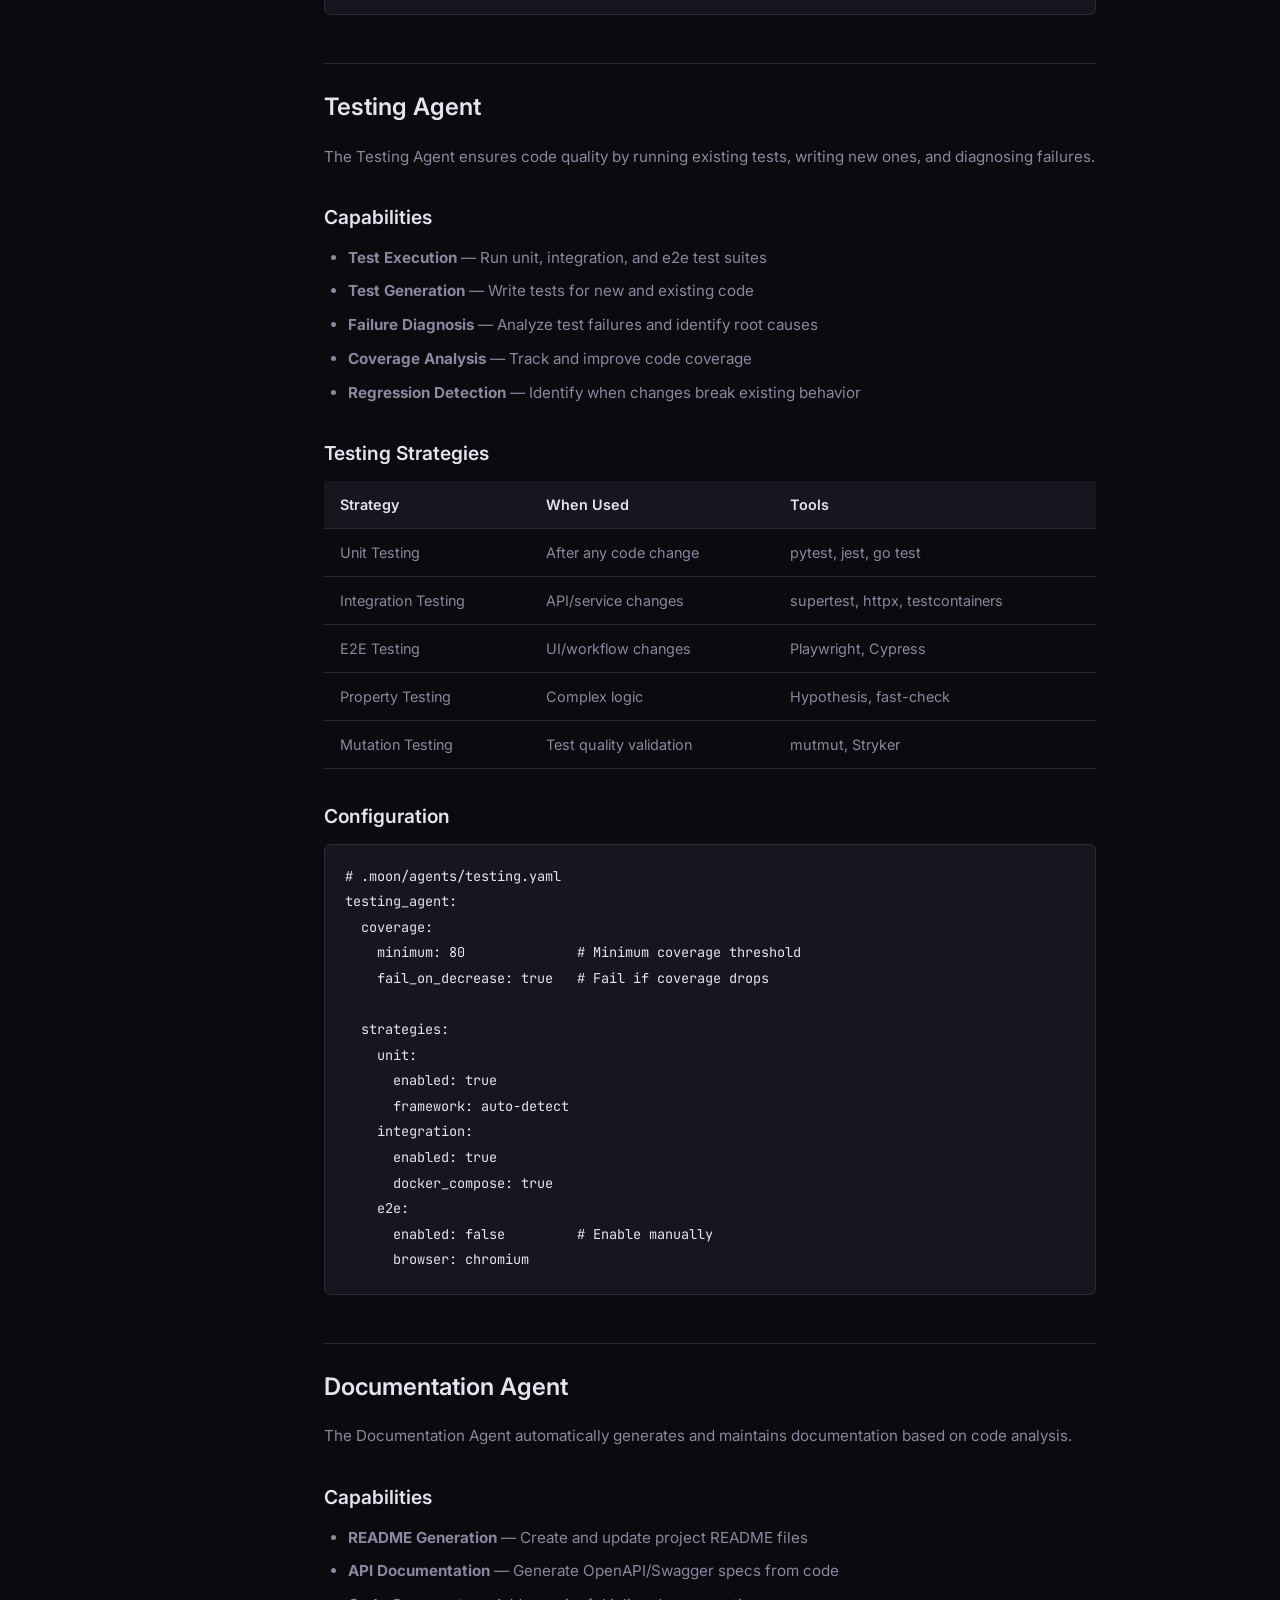
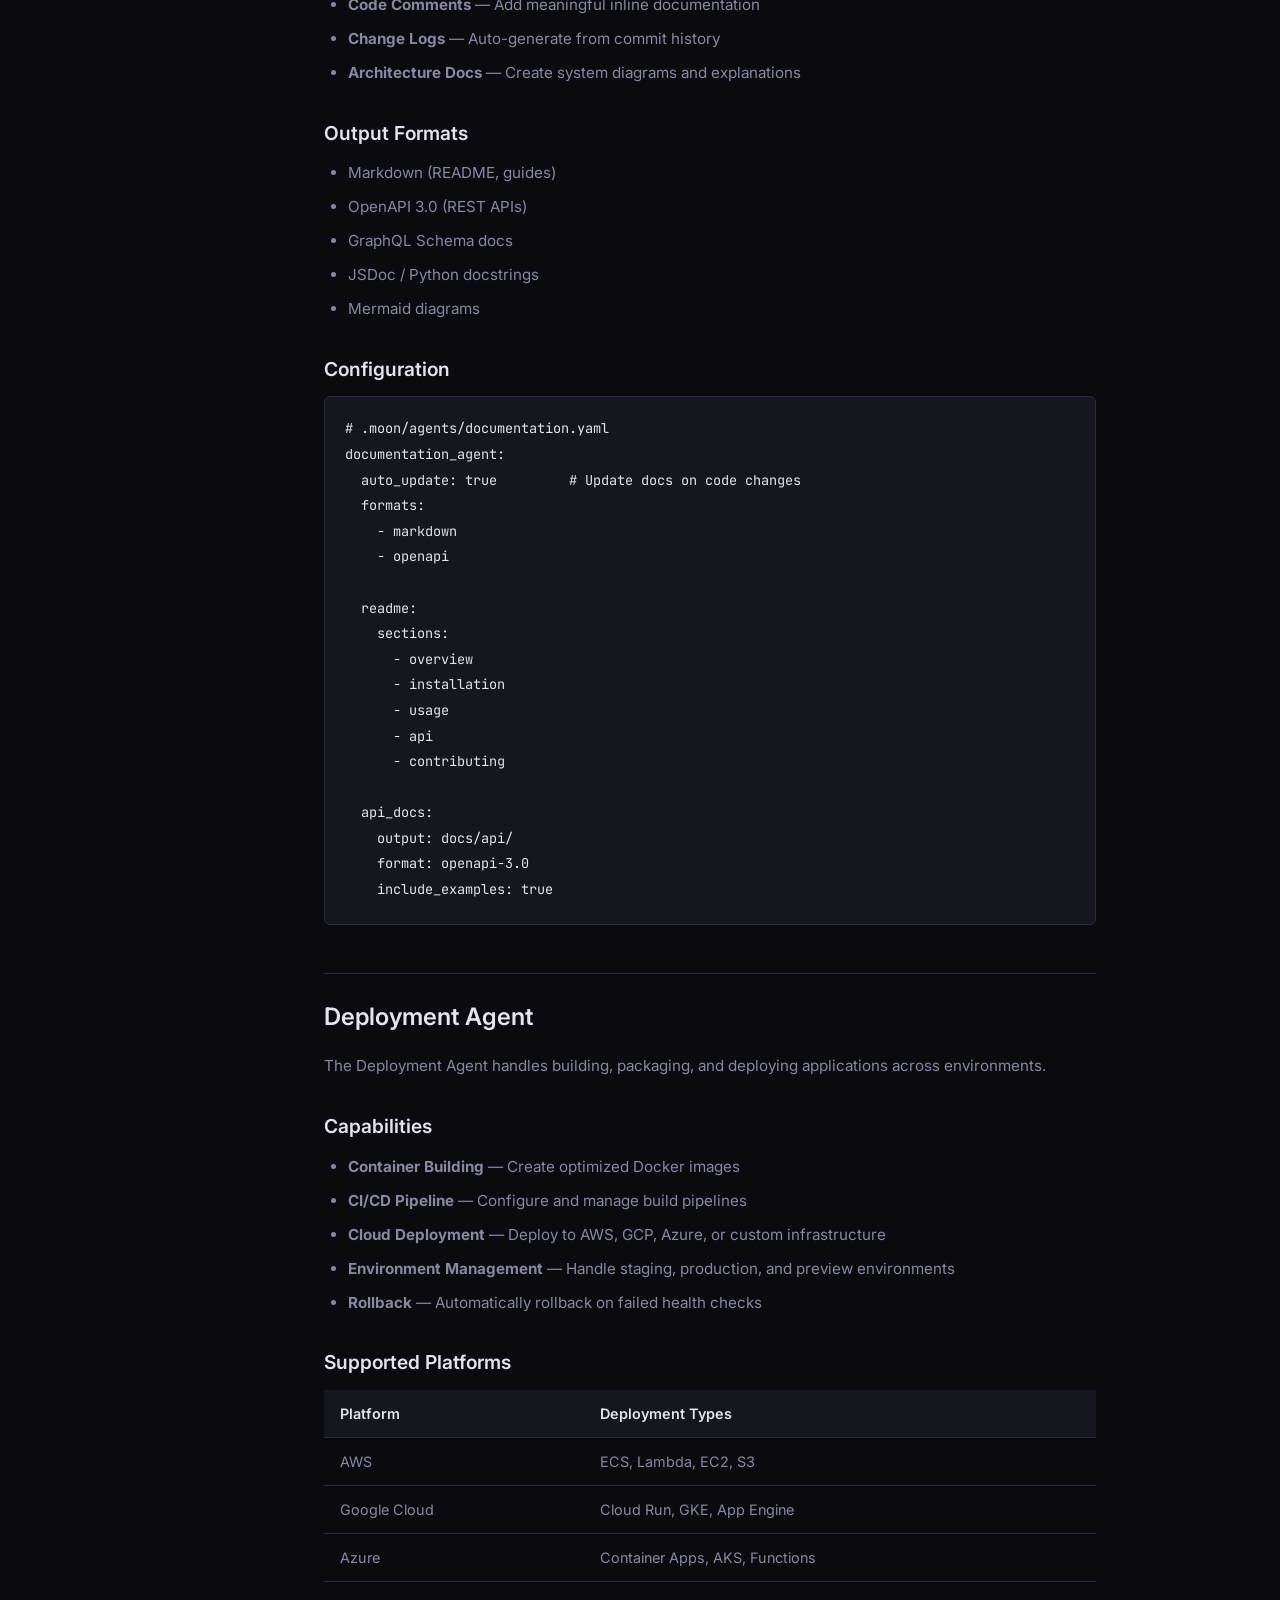
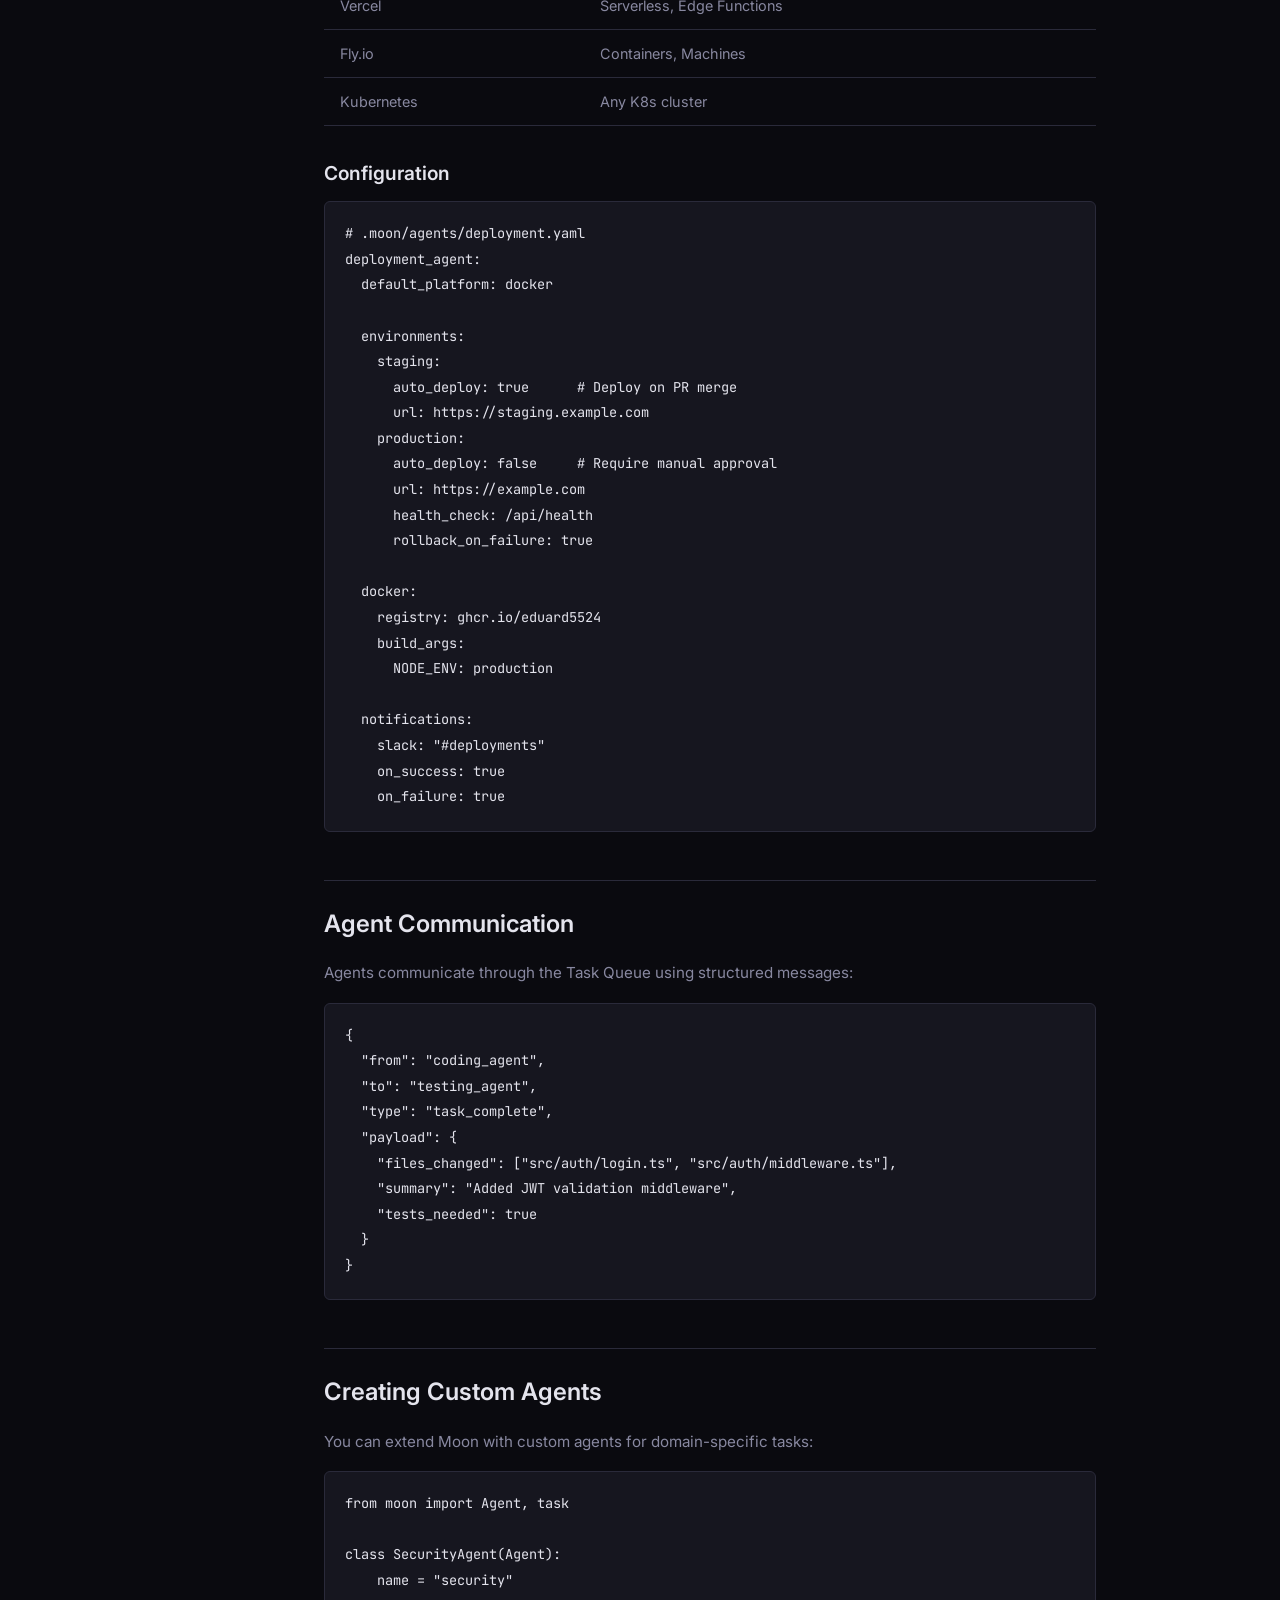
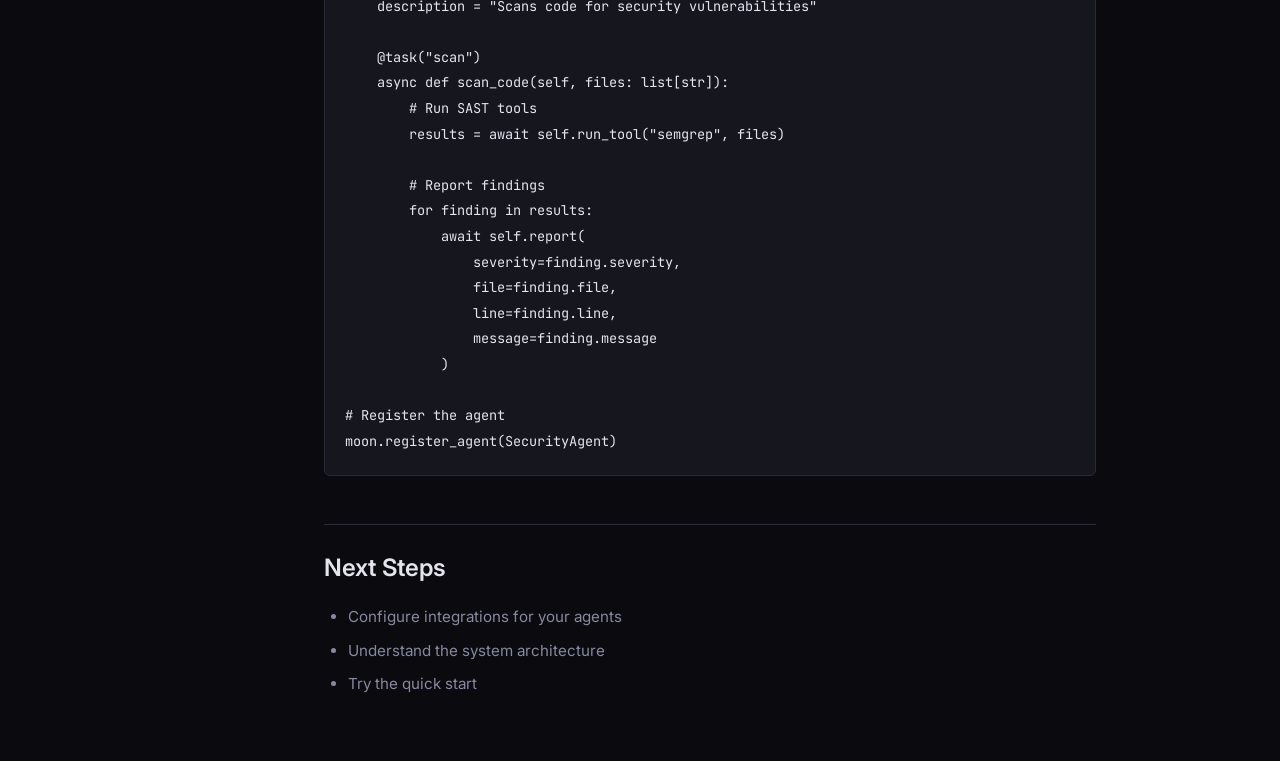
<file: docs/agents.html>
<!DOCTYPE html>
<html lang="en">
<head>
    <meta charset="UTF-8">
    <meta name="viewport" content="width=device-width, initial-scale=1.0">
    <title>Agents - Moon</title>
    <link rel="stylesheet" href="../css/style.css">
    <link rel="preconnect" href="https://fonts.googleapis.com">
    <link rel="preconnect" href="https://fonts.gstatic.com" crossorigin>
    <link href="https://fonts.googleapis.com/css2?family=Inter:wght@300;400;500;600;700;800;900&family=JetBrains+Mono:wght@400;500;600&display=swap" rel="stylesheet">
</head>
<body>
    <nav class="navbar scrolled">
        <div class="nav-container">
            <a href="../index.html" class="nav-logo">
                <span class="logo-icon">&#9790;</span>
                <span class="logo-text">Moon</span>
            </a>
            <ul class="nav-links">
                <li><a href="../index.html#features">Features</a></li>
                <li><a href="../index.html#architecture">Architecture</a></li>
                <li><a href="../index.html#agents">Agents</a></li>
                <li><a href="index.html" class="nav-docs-link">Docs</a></li>
            </ul>
            <div class="nav-actions">
                <a href="https://github.com/eduard5524/moon" class="btn btn-ghost" target="_blank">
                    <svg width="20" height="20" viewBox="0 0 24 24" fill="currentColor"><path d="M12 0c-6.626 0-12 5.373-12 12 0 5.302 3.438 9.8 8.207 11.387.599.111.793-.261.793-.577v-2.234c-3.338.726-4.033-1.416-4.033-1.416-.546-1.387-1.333-1.756-1.333-1.756-1.089-.745.083-.729.083-.729 1.205.084 1.839 1.237 1.839 1.237 1.07 1.834 2.807 1.304 3.492.997.107-.775.418-1.305.762-1.604-2.665-.305-5.467-1.334-5.467-5.931 0-1.311.469-2.381 1.236-3.221-.124-.303-.535-1.524.117-3.176 0 0 1.008-.322 3.301 1.23.957-.266 1.983-.399 3.003-.404 1.02.005 2.047.138 3.006.404 2.291-1.552 3.297-1.23 3.297-1.23.653 1.653.242 2.874.118 3.176.77.84 1.235 1.911 1.235 3.221 0 4.609-2.807 5.624-5.479 5.921.43.372.823 1.102.823 2.222v3.293c0 .319.192.694.801.576 4.765-1.589 8.199-6.086 8.199-11.386 0-6.627-5.373-12-12-12z"/></svg>
                    GitHub
                </a>
            </div>
        </div>
    </nav>

    <div class="docs-layout">
        <aside class="docs-sidebar">
            <h4>Getting Started</h4>
            <ul>
                <li><a href="getting-started.html">Introduction</a></li>
                <li><a href="getting-started.html#installation">Installation</a></li>
                <li><a href="getting-started.html#quickstart">Quick Start</a></li>
            </ul>
            <h4>Core Concepts</h4>
            <ul>
                <li><a href="architecture.html">Architecture</a></li>
                <li><a href="agents.html" class="active">Agents</a></li>
                <li><a href="architecture.html#task-queue">Task Queue</a></li>
                <li><a href="architecture.html#memory">Memory System</a></li>
            </ul>
            <h4>Agents</h4>
            <ul>
                <li><a href="agents.html#coding">Coding Agent</a></li>
                <li><a href="agents.html#testing">Testing Agent</a></li>
                <li><a href="agents.html#documentation">Documentation Agent</a></li>
                <li><a href="agents.html#deployment">Deployment Agent</a></li>
            </ul>
            <h4>Integrations</h4>
            <ul>
                <li><a href="integrations.html">Overview</a></li>
                <li><a href="integrations.html#git">Git</a></li>
                <li><a href="integrations.html#docker">Docker</a></li>
                <li><a href="integrations.html#cloud">Cloud Providers</a></li>
            </ul>
        </aside>

        <main class="docs-content">
            <h1>Specialized Agents</h1>
            <p>Moon's multi-agent architecture delegates work to specialized agents, each optimized for a specific domain of software engineering.</p>

            <h2 id="coding">Coding Agent</h2>
            <p>The Coding Agent is responsible for all code generation, modification, and refactoring tasks. It understands project structure, coding conventions, and language-specific best practices.</p>

            <h3>Capabilities</h3>
            <ul>
                <li><strong>Code Generation</strong> — Write new files, functions, classes, and modules</li>
                <li><strong>Code Editing</strong> — Modify existing code with full context awareness</li>
                <li><strong>Refactoring</strong> — Extract methods, rename symbols, restructure modules</li>
                <li><strong>Dependency Management</strong> — Add/update packages, resolve conflicts</li>
                <li><strong>Multi-language</strong> — Python, TypeScript, JavaScript, Go, Rust, Java, C#, and more</li>
            </ul>

            <h3>How It Works</h3>
            <pre><code># The Coding Agent follows this workflow:

1. Receive task from Task Queue
2. Load relevant file context from Memory
3. Analyze code structure and dependencies
4. Plan modifications (AST-aware)
5. Apply changes with minimal diff
6. Validate syntax and imports
7. Report completion to Task Queue</code></pre>

            <h3>Configuration</h3>
            <pre><code># .moon/agents/coding.yaml
coding_agent:
  style:
    follow_existing: true    # Match project conventions
    max_line_length: 100
    prefer_explicit_types: true
  
  safety:
    max_files_per_edit: 20   # Limit scope of changes
    require_tests: true      # Don't ship without tests
    lint_on_save: true       # Auto-fix lint issues
  
  languages:
    python:
      formatter: black
      linter: ruff
    typescript:
      formatter: prettier
      linter: eslint</code></pre>

            <h2 id="testing">Testing Agent</h2>
            <p>The Testing Agent ensures code quality by running existing tests, writing new ones, and diagnosing failures.</p>

            <h3>Capabilities</h3>
            <ul>
                <li><strong>Test Execution</strong> — Run unit, integration, and e2e test suites</li>
                <li><strong>Test Generation</strong> — Write tests for new and existing code</li>
                <li><strong>Failure Diagnosis</strong> — Analyze test failures and identify root causes</li>
                <li><strong>Coverage Analysis</strong> — Track and improve code coverage</li>
                <li><strong>Regression Detection</strong> — Identify when changes break existing behavior</li>
            </ul>

            <h3>Testing Strategies</h3>
            <table>
                <thead>
                    <tr>
                        <th>Strategy</th>
                        <th>When Used</th>
                        <th>Tools</th>
                    </tr>
                </thead>
                <tbody>
                    <tr>
                        <td>Unit Testing</td>
                        <td>After any code change</td>
                        <td>pytest, jest, go test</td>
                    </tr>
                    <tr>
                        <td>Integration Testing</td>
                        <td>API/service changes</td>
                        <td>supertest, httpx, testcontainers</td>
                    </tr>
                    <tr>
                        <td>E2E Testing</td>
                        <td>UI/workflow changes</td>
                        <td>Playwright, Cypress</td>
                    </tr>
                    <tr>
                        <td>Property Testing</td>
                        <td>Complex logic</td>
                        <td>Hypothesis, fast-check</td>
                    </tr>
                    <tr>
                        <td>Mutation Testing</td>
                        <td>Test quality validation</td>
                        <td>mutmut, Stryker</td>
                    </tr>
                </tbody>
            </table>

            <h3>Configuration</h3>
            <pre><code># .moon/agents/testing.yaml
testing_agent:
  coverage:
    minimum: 80              # Minimum coverage threshold
    fail_on_decrease: true   # Fail if coverage drops
  
  strategies:
    unit:
      enabled: true
      framework: auto-detect
    integration:
      enabled: true
      docker_compose: true
    e2e:
      enabled: false         # Enable manually
      browser: chromium</code></pre>

            <h2 id="documentation">Documentation Agent</h2>
            <p>The Documentation Agent automatically generates and maintains documentation based on code analysis.</p>

            <h3>Capabilities</h3>
            <ul>
                <li><strong>README Generation</strong> — Create and update project README files</li>
                <li><strong>API Documentation</strong> — Generate OpenAPI/Swagger specs from code</li>
                <li><strong>Code Comments</strong> — Add meaningful inline documentation</li>
                <li><strong>Change Logs</strong> — Auto-generate from commit history</li>
                <li><strong>Architecture Docs</strong> — Create system diagrams and explanations</li>
            </ul>

            <h3>Output Formats</h3>
            <ul>
                <li>Markdown (README, guides)</li>
                <li>OpenAPI 3.0 (REST APIs)</li>
                <li>GraphQL Schema docs</li>
                <li>JSDoc / Python docstrings</li>
                <li>Mermaid diagrams</li>
            </ul>

            <h3>Configuration</h3>
            <pre><code># .moon/agents/documentation.yaml
documentation_agent:
  auto_update: true         # Update docs on code changes
  formats:
    - markdown
    - openapi
  
  readme:
    sections:
      - overview
      - installation
      - usage
      - api
      - contributing
  
  api_docs:
    output: docs/api/
    format: openapi-3.0
    include_examples: true</code></pre>

            <h2 id="deployment">Deployment Agent</h2>
            <p>The Deployment Agent handles building, packaging, and deploying applications across environments.</p>

            <h3>Capabilities</h3>
            <ul>
                <li><strong>Container Building</strong> — Create optimized Docker images</li>
                <li><strong>CI/CD Pipeline</strong> — Configure and manage build pipelines</li>
                <li><strong>Cloud Deployment</strong> — Deploy to AWS, GCP, Azure, or custom infrastructure</li>
                <li><strong>Environment Management</strong> — Handle staging, production, and preview environments</li>
                <li><strong>Rollback</strong> — Automatically rollback on failed health checks</li>
            </ul>

            <h3>Supported Platforms</h3>
            <table>
                <thead>
                    <tr>
                        <th>Platform</th>
                        <th>Deployment Types</th>
                    </tr>
                </thead>
                <tbody>
                    <tr>
                        <td>AWS</td>
                        <td>ECS, Lambda, EC2, S3</td>
                    </tr>
                    <tr>
                        <td>Google Cloud</td>
                        <td>Cloud Run, GKE, App Engine</td>
                    </tr>
                    <tr>
                        <td>Azure</td>
                        <td>Container Apps, AKS, Functions</td>
                    </tr>
                    <tr>
                        <td>Vercel</td>
                        <td>Serverless, Edge Functions</td>
                    </tr>
                    <tr>
                        <td>Fly.io</td>
                        <td>Containers, Machines</td>
                    </tr>
                    <tr>
                        <td>Kubernetes</td>
                        <td>Any K8s cluster</td>
                    </tr>
                </tbody>
            </table>

            <h3>Configuration</h3>
            <pre><code># .moon/agents/deployment.yaml
deployment_agent:
  default_platform: docker
  
  environments:
    staging:
      auto_deploy: true      # Deploy on PR merge
      url: https://staging.example.com
    production:
      auto_deploy: false     # Require manual approval
      url: https://example.com
      health_check: /api/health
      rollback_on_failure: true
  
  docker:
    registry: ghcr.io/eduard5524
    build_args:
      NODE_ENV: production
  
  notifications:
    slack: "#deployments"
    on_success: true
    on_failure: true</code></pre>

            <h2>Agent Communication</h2>
            <p>Agents communicate through the Task Queue using structured messages:</p>
            <pre><code>{
  "from": "coding_agent",
  "to": "testing_agent",
  "type": "task_complete",
  "payload": {
    "files_changed": ["src/auth/login.ts", "src/auth/middleware.ts"],
    "summary": "Added JWT validation middleware",
    "tests_needed": true
  }
}</code></pre>

            <h2>Creating Custom Agents</h2>
            <p>You can extend Moon with custom agents for domain-specific tasks:</p>
            <pre><code>from moon import Agent, task

class SecurityAgent(Agent):
    name = "security"
    description = "Scans code for security vulnerabilities"

    @task("scan")
    async def scan_code(self, files: list[str]):
        # Run SAST tools
        results = await self.run_tool("semgrep", files)
        
        # Report findings
        for finding in results:
            await self.report(
                severity=finding.severity,
                file=finding.file,
                line=finding.line,
                message=finding.message
            )

# Register the agent
moon.register_agent(SecurityAgent)</code></pre>

            <h2>Next Steps</h2>
            <ul>
                <li>Configure <a href="integrations.html">integrations</a> for your agents</li>
                <li>Understand the <a href="architecture.html">system architecture</a></li>
                <li>Try the <a href="getting-started.html#quickstart">quick start</a></li>
            </ul>
        </main>
    </div>

    <script src="../js/main.js"></script>
</body>
</html>
</file>
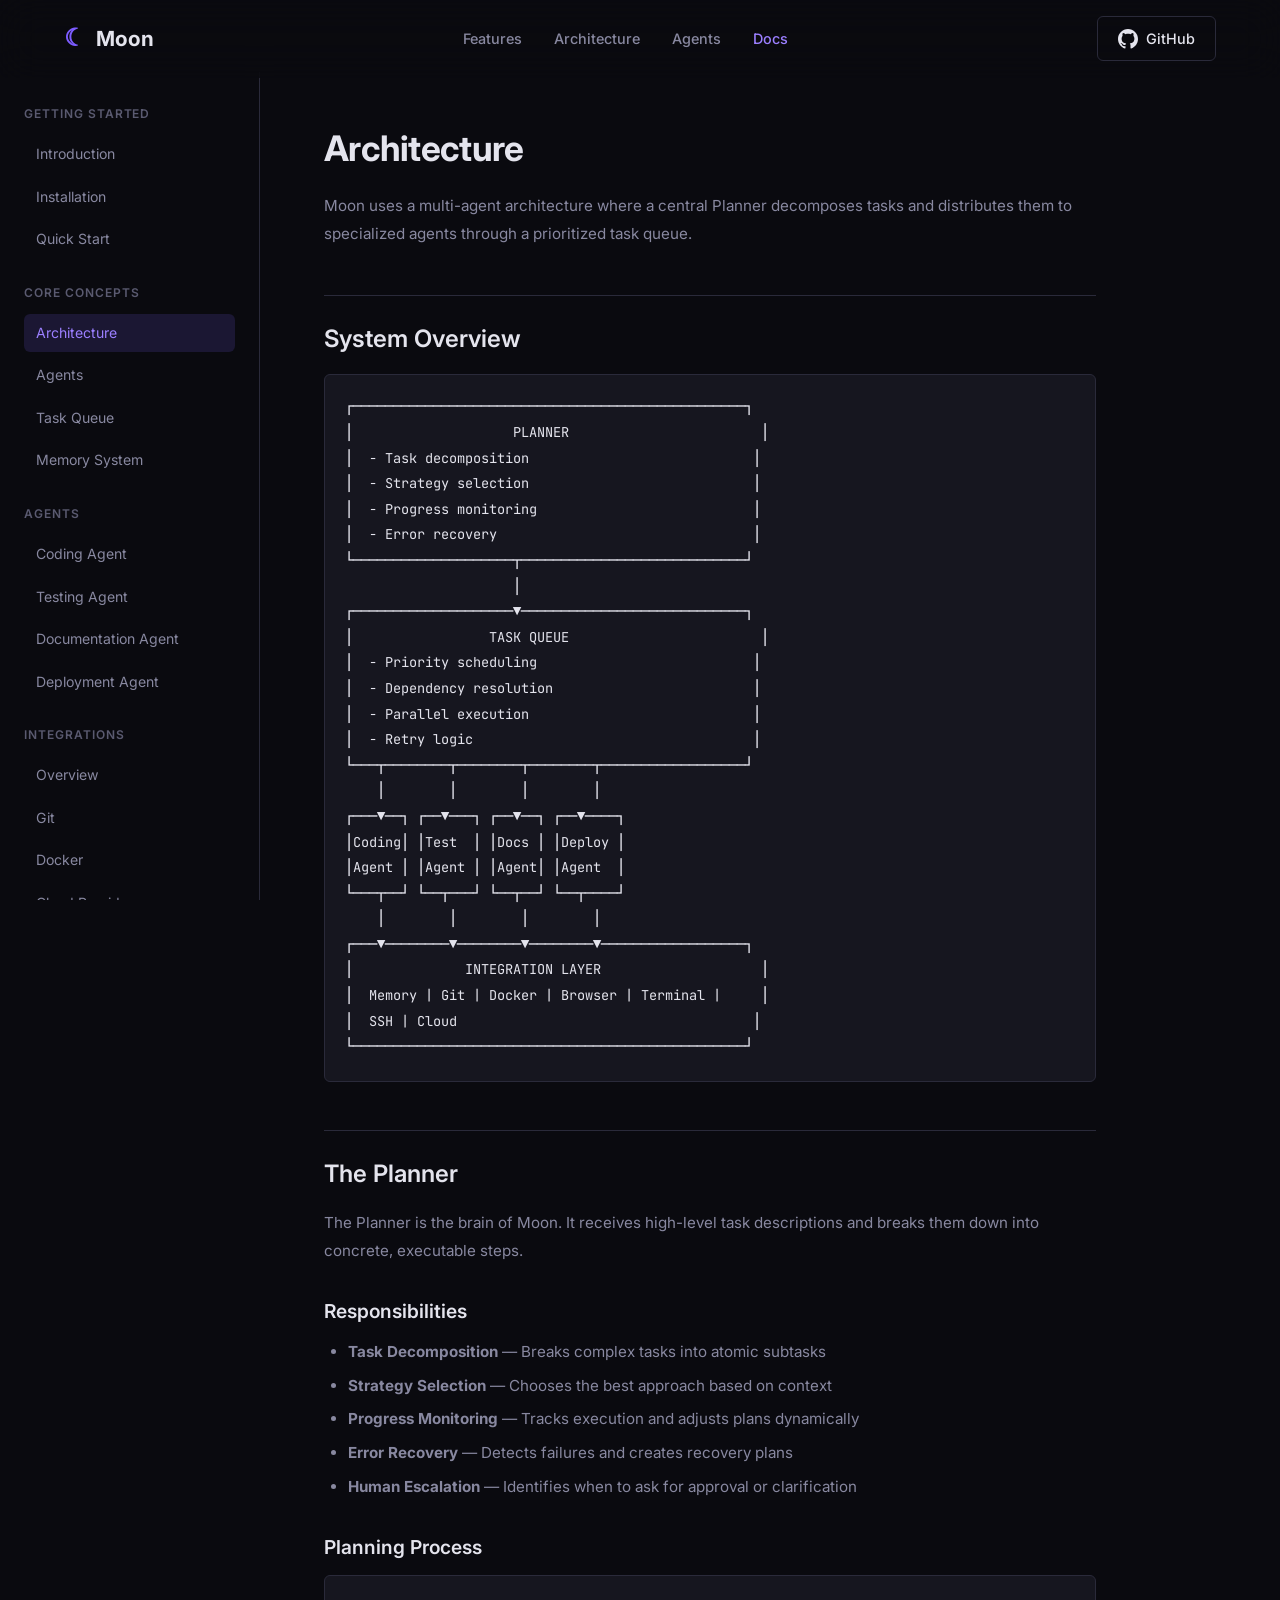
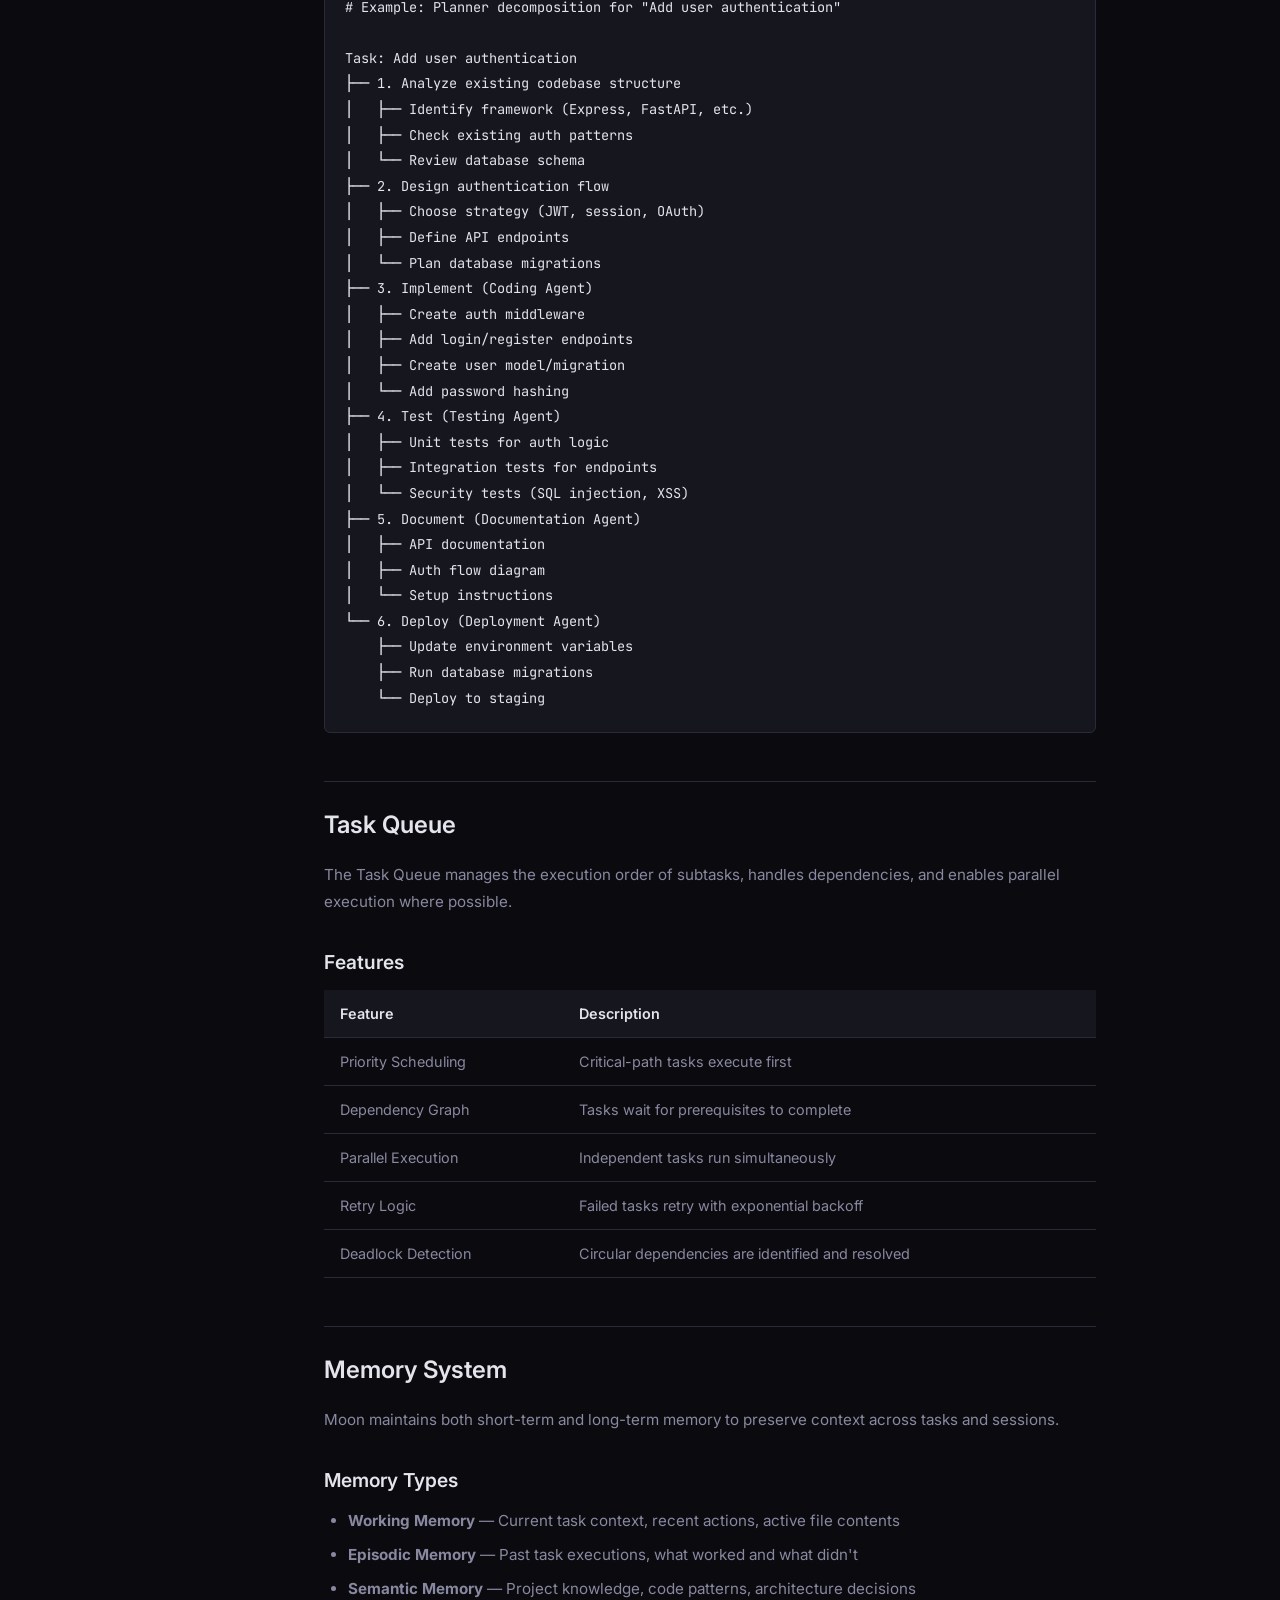
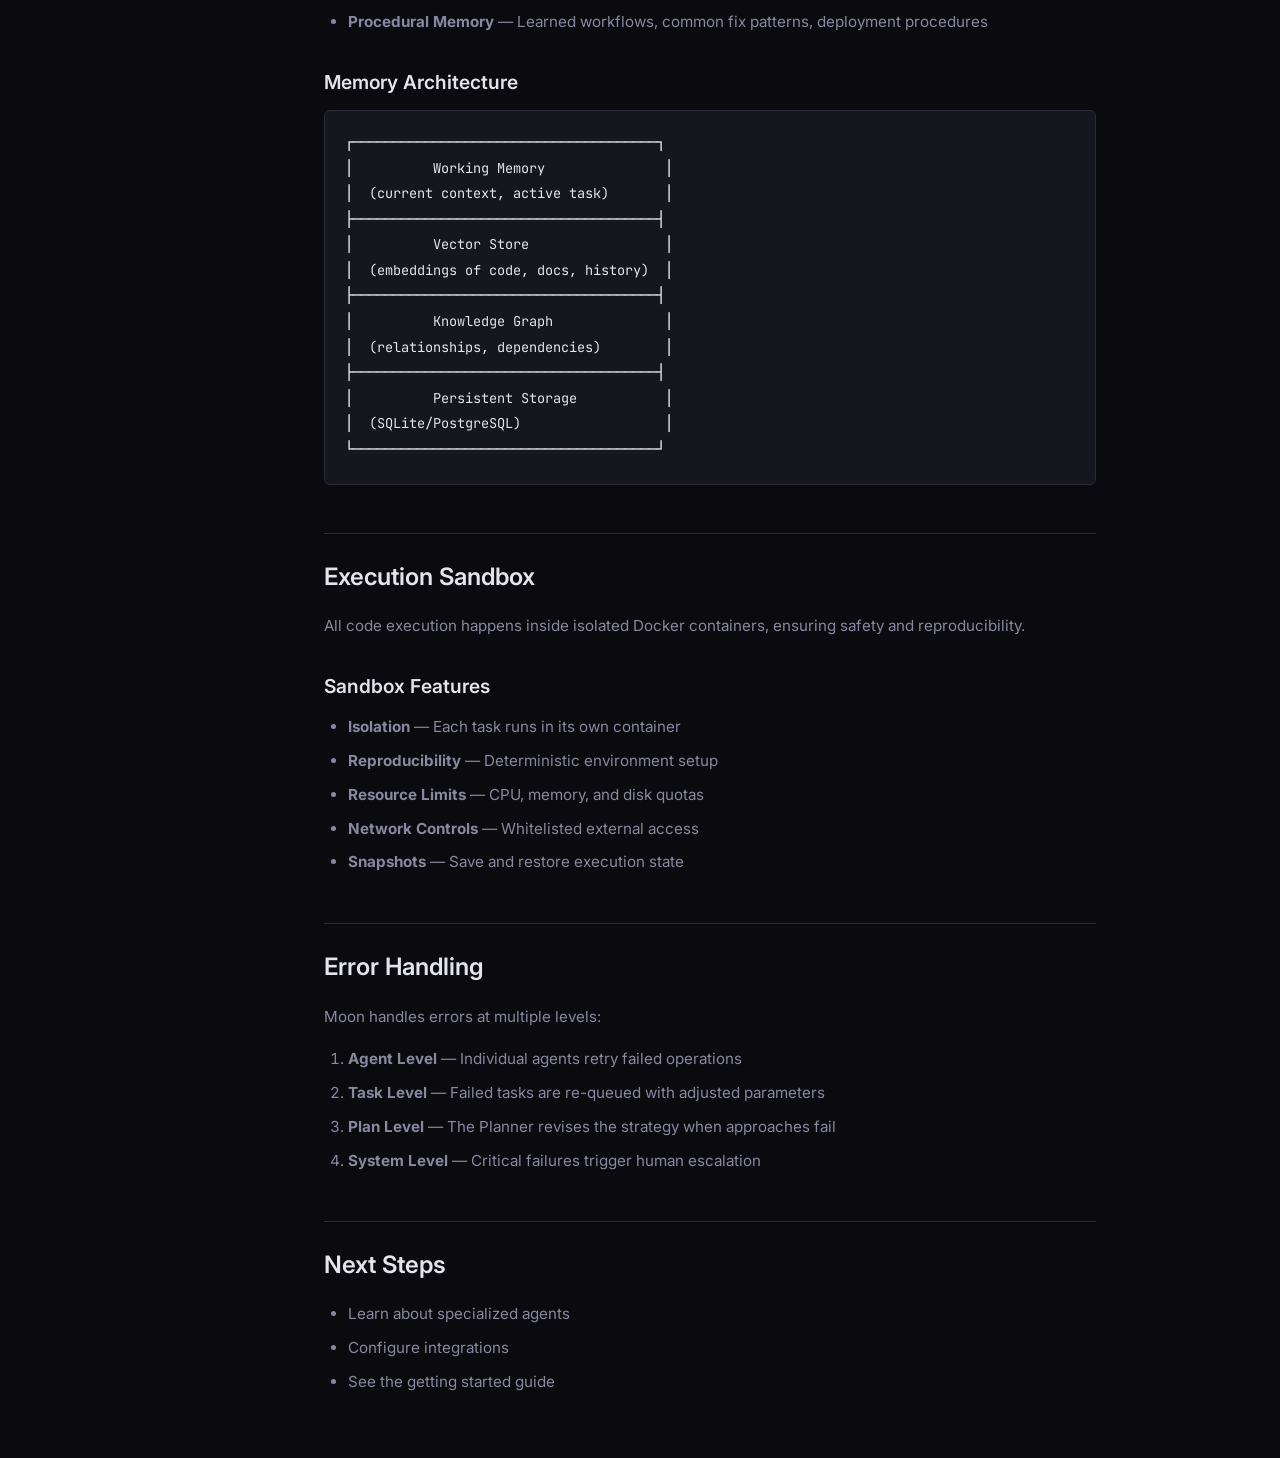
<file: docs/architecture.html>
<!DOCTYPE html>
<html lang="en">
<head>
    <meta charset="UTF-8">
    <meta name="viewport" content="width=device-width, initial-scale=1.0">
    <title>Architecture - Moon</title>
    <link rel="stylesheet" href="../css/style.css">
    <link rel="preconnect" href="https://fonts.googleapis.com">
    <link rel="preconnect" href="https://fonts.gstatic.com" crossorigin>
    <link href="https://fonts.googleapis.com/css2?family=Inter:wght@300;400;500;600;700;800;900&family=JetBrains+Mono:wght@400;500;600&display=swap" rel="stylesheet">
</head>
<body>
    <nav class="navbar scrolled">
        <div class="nav-container">
            <a href="../index.html" class="nav-logo">
                <span class="logo-icon">&#9790;</span>
                <span class="logo-text">Moon</span>
            </a>
            <ul class="nav-links">
                <li><a href="../index.html#features">Features</a></li>
                <li><a href="../index.html#architecture">Architecture</a></li>
                <li><a href="../index.html#agents">Agents</a></li>
                <li><a href="index.html" class="nav-docs-link">Docs</a></li>
            </ul>
            <div class="nav-actions">
                <a href="https://github.com/eduard5524/moon" class="btn btn-ghost" target="_blank">
                    <svg width="20" height="20" viewBox="0 0 24 24" fill="currentColor"><path d="M12 0c-6.626 0-12 5.373-12 12 0 5.302 3.438 9.8 8.207 11.387.599.111.793-.261.793-.577v-2.234c-3.338.726-4.033-1.416-4.033-1.416-.546-1.387-1.333-1.756-1.333-1.756-1.089-.745.083-.729.083-.729 1.205.084 1.839 1.237 1.839 1.237 1.07 1.834 2.807 1.304 3.492.997.107-.775.418-1.305.762-1.604-2.665-.305-5.467-1.334-5.467-5.931 0-1.311.469-2.381 1.236-3.221-.124-.303-.535-1.524.117-3.176 0 0 1.008-.322 3.301 1.23.957-.266 1.983-.399 3.003-.404 1.02.005 2.047.138 3.006.404 2.291-1.552 3.297-1.23 3.297-1.23.653 1.653.242 2.874.118 3.176.77.84 1.235 1.911 1.235 3.221 0 4.609-2.807 5.624-5.479 5.921.43.372.823 1.102.823 2.222v3.293c0 .319.192.694.801.576 4.765-1.589 8.199-6.086 8.199-11.386 0-6.627-5.373-12-12-12z"/></svg>
                    GitHub
                </a>
            </div>
        </div>
    </nav>

    <div class="docs-layout">
        <aside class="docs-sidebar">
            <h4>Getting Started</h4>
            <ul>
                <li><a href="getting-started.html">Introduction</a></li>
                <li><a href="getting-started.html#installation">Installation</a></li>
                <li><a href="getting-started.html#quickstart">Quick Start</a></li>
            </ul>
            <h4>Core Concepts</h4>
            <ul>
                <li><a href="architecture.html" class="active">Architecture</a></li>
                <li><a href="agents.html">Agents</a></li>
                <li><a href="architecture.html#task-queue">Task Queue</a></li>
                <li><a href="architecture.html#memory">Memory System</a></li>
            </ul>
            <h4>Agents</h4>
            <ul>
                <li><a href="agents.html#coding">Coding Agent</a></li>
                <li><a href="agents.html#testing">Testing Agent</a></li>
                <li><a href="agents.html#documentation">Documentation Agent</a></li>
                <li><a href="agents.html#deployment">Deployment Agent</a></li>
            </ul>
            <h4>Integrations</h4>
            <ul>
                <li><a href="integrations.html">Overview</a></li>
                <li><a href="integrations.html#git">Git</a></li>
                <li><a href="integrations.html#docker">Docker</a></li>
                <li><a href="integrations.html#cloud">Cloud Providers</a></li>
            </ul>
        </aside>

        <main class="docs-content">
            <h1>Architecture</h1>
            <p>Moon uses a multi-agent architecture where a central Planner decomposes tasks and distributes them to specialized agents through a prioritized task queue.</p>

            <h2 id="overview">System Overview</h2>
            <pre><code>┌─────────────────────────────────────────────────┐
│                    PLANNER                        │
│  - Task decomposition                            │
│  - Strategy selection                            │
│  - Progress monitoring                           │
│  - Error recovery                                │
└────────────────────┬────────────────────────────┘
                     │
┌────────────────────▼────────────────────────────┐
│                 TASK QUEUE                        │
│  - Priority scheduling                           │
│  - Dependency resolution                         │
│  - Parallel execution                            │
│  - Retry logic                                   │
└───┬────────┬────────┬────────┬──────────────────┘
    │        │        │        │
┌───▼──┐ ┌──▼───┐ ┌──▼──┐ ┌──▼────┐
│Coding│ │Test  │ │Docs │ │Deploy │
│Agent │ │Agent │ │Agent│ │Agent  │
└───┬──┘ └──┬───┘ └──┬──┘ └──┬────┘
    │        │        │        │
┌───▼────────▼────────▼────────▼──────────────────┐
│              INTEGRATION LAYER                    │
│  Memory | Git | Docker | Browser | Terminal |     │
│  SSH | Cloud                                     │
└─────────────────────────────────────────────────┘</code></pre>

            <h2 id="planner">The Planner</h2>
            <p>The Planner is the brain of Moon. It receives high-level task descriptions and breaks them down into concrete, executable steps.</p>

            <h3>Responsibilities</h3>
            <ul>
                <li><strong>Task Decomposition</strong> — Breaks complex tasks into atomic subtasks</li>
                <li><strong>Strategy Selection</strong> — Chooses the best approach based on context</li>
                <li><strong>Progress Monitoring</strong> — Tracks execution and adjusts plans dynamically</li>
                <li><strong>Error Recovery</strong> — Detects failures and creates recovery plans</li>
                <li><strong>Human Escalation</strong> — Identifies when to ask for approval or clarification</li>
            </ul>

            <h3>Planning Process</h3>
            <pre><code># Example: Planner decomposition for "Add user authentication"

Task: Add user authentication
├── 1. Analyze existing codebase structure
│   ├── Identify framework (Express, FastAPI, etc.)
│   ├── Check existing auth patterns
│   └── Review database schema
├── 2. Design authentication flow
│   ├── Choose strategy (JWT, session, OAuth)
│   ├── Define API endpoints
│   └── Plan database migrations
├── 3. Implement (Coding Agent)
│   ├── Create auth middleware
│   ├── Add login/register endpoints
│   ├── Create user model/migration
│   └── Add password hashing
├── 4. Test (Testing Agent)
│   ├── Unit tests for auth logic
│   ├── Integration tests for endpoints
│   └── Security tests (SQL injection, XSS)
├── 5. Document (Documentation Agent)
│   ├── API documentation
│   ├── Auth flow diagram
│   └── Setup instructions
└── 6. Deploy (Deployment Agent)
    ├── Update environment variables
    ├── Run database migrations
    └── Deploy to staging</code></pre>

            <h2 id="task-queue">Task Queue</h2>
            <p>The Task Queue manages the execution order of subtasks, handles dependencies, and enables parallel execution where possible.</p>

            <h3>Features</h3>
            <table>
                <thead>
                    <tr>
                        <th>Feature</th>
                        <th>Description</th>
                    </tr>
                </thead>
                <tbody>
                    <tr>
                        <td>Priority Scheduling</td>
                        <td>Critical-path tasks execute first</td>
                    </tr>
                    <tr>
                        <td>Dependency Graph</td>
                        <td>Tasks wait for prerequisites to complete</td>
                    </tr>
                    <tr>
                        <td>Parallel Execution</td>
                        <td>Independent tasks run simultaneously</td>
                    </tr>
                    <tr>
                        <td>Retry Logic</td>
                        <td>Failed tasks retry with exponential backoff</td>
                    </tr>
                    <tr>
                        <td>Deadlock Detection</td>
                        <td>Circular dependencies are identified and resolved</td>
                    </tr>
                </tbody>
            </table>

            <h2 id="memory">Memory System</h2>
            <p>Moon maintains both short-term and long-term memory to preserve context across tasks and sessions.</p>

            <h3>Memory Types</h3>
            <ul>
                <li><strong>Working Memory</strong> — Current task context, recent actions, active file contents</li>
                <li><strong>Episodic Memory</strong> — Past task executions, what worked and what didn't</li>
                <li><strong>Semantic Memory</strong> — Project knowledge, code patterns, architecture decisions</li>
                <li><strong>Procedural Memory</strong> — Learned workflows, common fix patterns, deployment procedures</li>
            </ul>

            <h3>Memory Architecture</h3>
            <pre><code>┌──────────────────────────────────────┐
│          Working Memory               │
│  (current context, active task)       │
├──────────────────────────────────────┤
│          Vector Store                 │
│  (embeddings of code, docs, history)  │
├──────────────────────────────────────┤
│          Knowledge Graph              │
│  (relationships, dependencies)        │
├──────────────────────────────────────┤
│          Persistent Storage           │
│  (SQLite/PostgreSQL)                  │
└──────────────────────────────────────┘</code></pre>

            <h2 id="execution-sandbox">Execution Sandbox</h2>
            <p>All code execution happens inside isolated Docker containers, ensuring safety and reproducibility.</p>

            <h3>Sandbox Features</h3>
            <ul>
                <li><strong>Isolation</strong> — Each task runs in its own container</li>
                <li><strong>Reproducibility</strong> — Deterministic environment setup</li>
                <li><strong>Resource Limits</strong> — CPU, memory, and disk quotas</li>
                <li><strong>Network Controls</strong> — Whitelisted external access</li>
                <li><strong>Snapshots</strong> — Save and restore execution state</li>
            </ul>

            <h2 id="error-handling">Error Handling</h2>
            <p>Moon handles errors at multiple levels:</p>
            <ol>
                <li><strong>Agent Level</strong> — Individual agents retry failed operations</li>
                <li><strong>Task Level</strong> — Failed tasks are re-queued with adjusted parameters</li>
                <li><strong>Plan Level</strong> — The Planner revises the strategy when approaches fail</li>
                <li><strong>System Level</strong> — Critical failures trigger human escalation</li>
            </ol>

            <h2>Next Steps</h2>
            <ul>
                <li>Learn about <a href="agents.html">specialized agents</a></li>
                <li>Configure <a href="integrations.html">integrations</a></li>
                <li>See the <a href="getting-started.html">getting started guide</a></li>
            </ul>
        </main>
    </div>

    <script src="../js/main.js"></script>
</body>
</html>
</file>
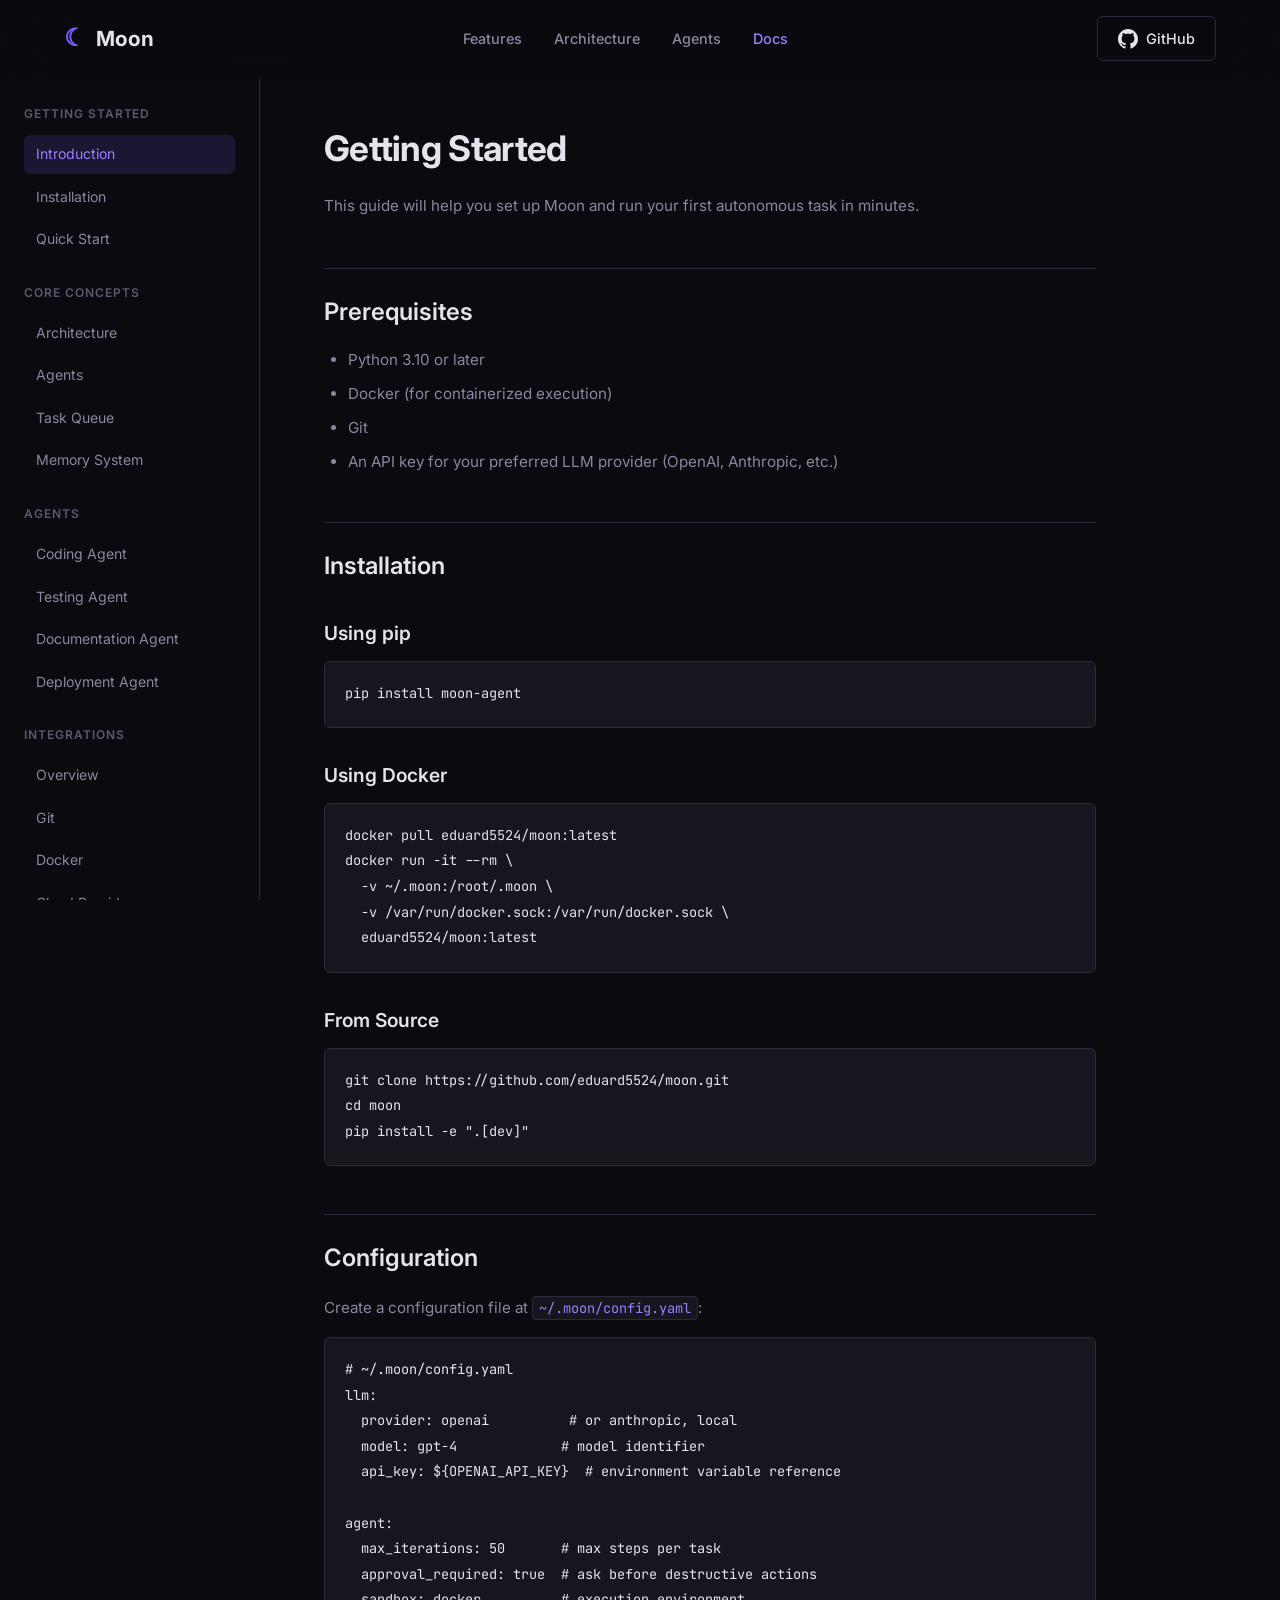
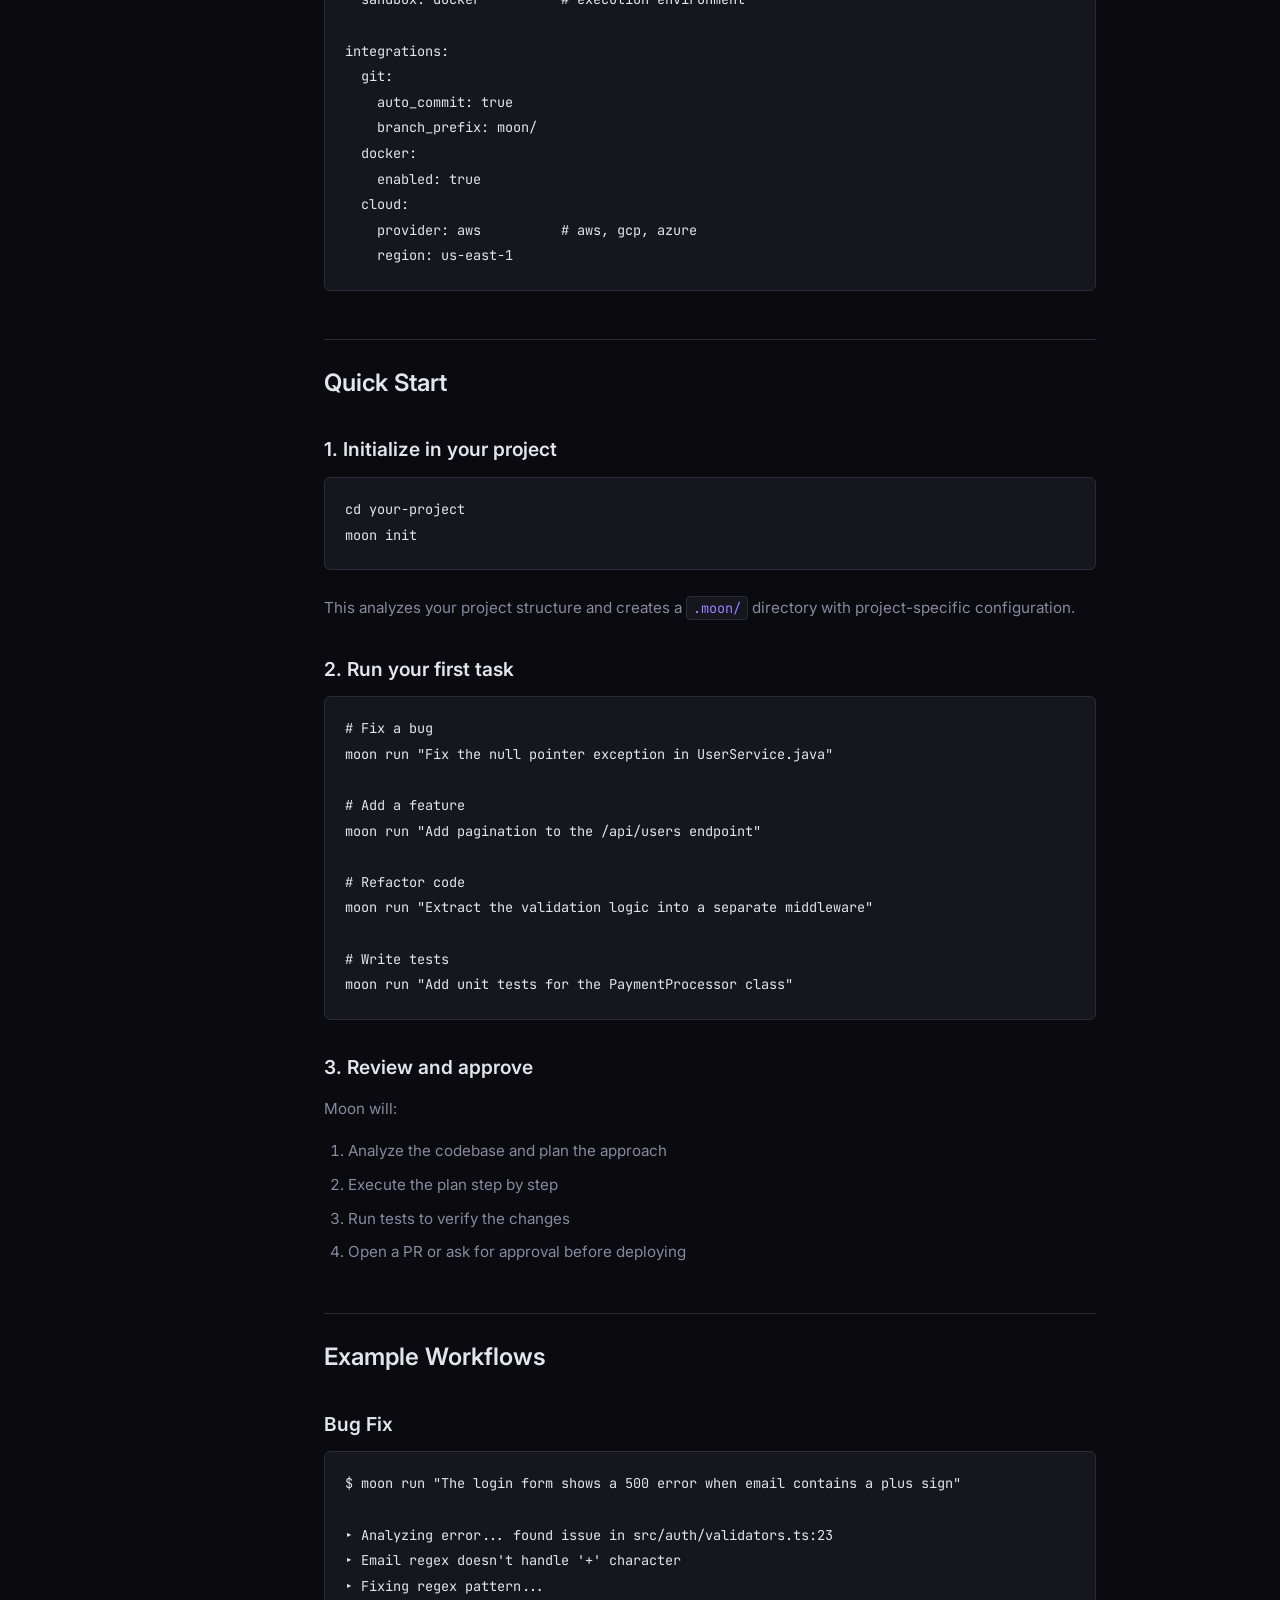
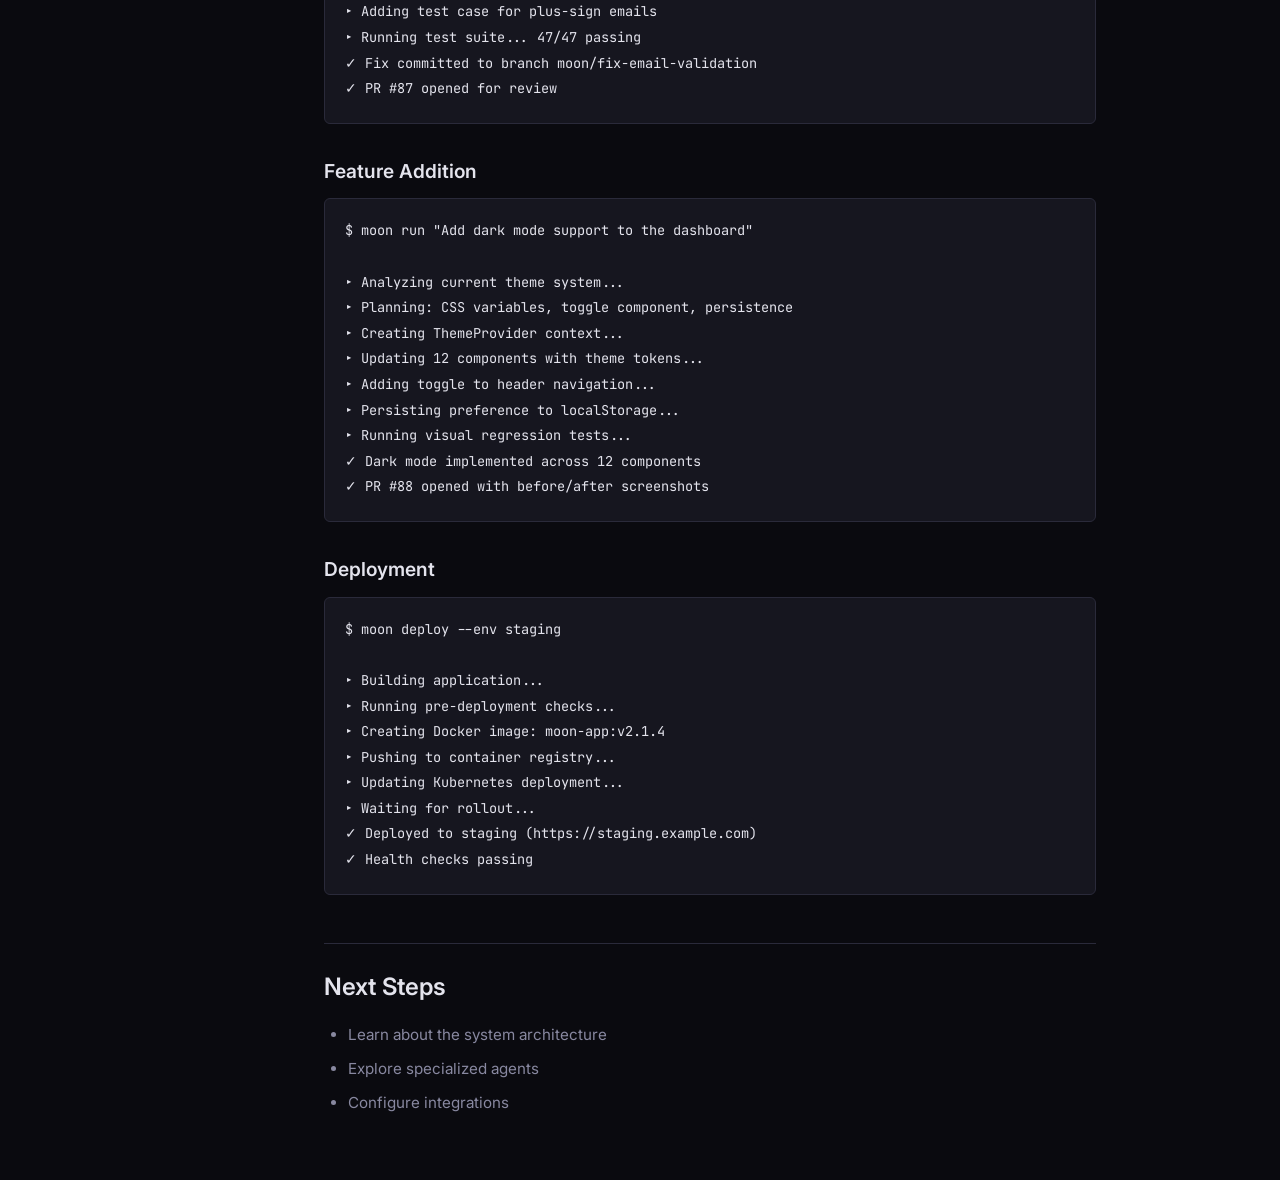
<file: docs/getting-started.html>
<!DOCTYPE html>
<html lang="en">
<head>
    <meta charset="UTF-8">
    <meta name="viewport" content="width=device-width, initial-scale=1.0">
    <title>Getting Started - Moon</title>
    <link rel="stylesheet" href="../css/style.css">
    <link rel="preconnect" href="https://fonts.googleapis.com">
    <link rel="preconnect" href="https://fonts.gstatic.com" crossorigin>
    <link href="https://fonts.googleapis.com/css2?family=Inter:wght@300;400;500;600;700;800;900&family=JetBrains+Mono:wght@400;500;600&display=swap" rel="stylesheet">
</head>
<body>
    <nav class="navbar scrolled">
        <div class="nav-container">
            <a href="../index.html" class="nav-logo">
                <span class="logo-icon">&#9790;</span>
                <span class="logo-text">Moon</span>
            </a>
            <ul class="nav-links">
                <li><a href="../index.html#features">Features</a></li>
                <li><a href="../index.html#architecture">Architecture</a></li>
                <li><a href="../index.html#agents">Agents</a></li>
                <li><a href="index.html" class="nav-docs-link">Docs</a></li>
            </ul>
            <div class="nav-actions">
                <a href="https://github.com/eduard5524/moon" class="btn btn-ghost" target="_blank">
                    <svg width="20" height="20" viewBox="0 0 24 24" fill="currentColor"><path d="M12 0c-6.626 0-12 5.373-12 12 0 5.302 3.438 9.8 8.207 11.387.599.111.793-.261.793-.577v-2.234c-3.338.726-4.033-1.416-4.033-1.416-.546-1.387-1.333-1.756-1.333-1.756-1.089-.745.083-.729.083-.729 1.205.084 1.839 1.237 1.839 1.237 1.07 1.834 2.807 1.304 3.492.997.107-.775.418-1.305.762-1.604-2.665-.305-5.467-1.334-5.467-5.931 0-1.311.469-2.381 1.236-3.221-.124-.303-.535-1.524.117-3.176 0 0 1.008-.322 3.301 1.23.957-.266 1.983-.399 3.003-.404 1.02.005 2.047.138 3.006.404 2.291-1.552 3.297-1.23 3.297-1.23.653 1.653.242 2.874.118 3.176.77.84 1.235 1.911 1.235 3.221 0 4.609-2.807 5.624-5.479 5.921.43.372.823 1.102.823 2.222v3.293c0 .319.192.694.801.576 4.765-1.589 8.199-6.086 8.199-11.386 0-6.627-5.373-12-12-12z"/></svg>
                    GitHub
                </a>
            </div>
        </div>
    </nav>

    <div class="docs-layout">
        <aside class="docs-sidebar">
            <h4>Getting Started</h4>
            <ul>
                <li><a href="getting-started.html" class="active">Introduction</a></li>
                <li><a href="getting-started.html#installation">Installation</a></li>
                <li><a href="getting-started.html#quickstart">Quick Start</a></li>
            </ul>
            <h4>Core Concepts</h4>
            <ul>
                <li><a href="architecture.html">Architecture</a></li>
                <li><a href="agents.html">Agents</a></li>
                <li><a href="architecture.html#task-queue">Task Queue</a></li>
                <li><a href="architecture.html#memory">Memory System</a></li>
            </ul>
            <h4>Agents</h4>
            <ul>
                <li><a href="agents.html#coding">Coding Agent</a></li>
                <li><a href="agents.html#testing">Testing Agent</a></li>
                <li><a href="agents.html#documentation">Documentation Agent</a></li>
                <li><a href="agents.html#deployment">Deployment Agent</a></li>
            </ul>
            <h4>Integrations</h4>
            <ul>
                <li><a href="integrations.html">Overview</a></li>
                <li><a href="integrations.html#git">Git</a></li>
                <li><a href="integrations.html#docker">Docker</a></li>
                <li><a href="integrations.html#cloud">Cloud Providers</a></li>
            </ul>
        </aside>

        <main class="docs-content">
            <h1>Getting Started</h1>
            <p>This guide will help you set up Moon and run your first autonomous task in minutes.</p>

            <h2 id="prerequisites">Prerequisites</h2>
            <ul>
                <li>Python 3.10 or later</li>
                <li>Docker (for containerized execution)</li>
                <li>Git</li>
                <li>An API key for your preferred LLM provider (OpenAI, Anthropic, etc.)</li>
            </ul>

            <h2 id="installation">Installation</h2>
            <h3>Using pip</h3>
            <pre><code>pip install moon-agent</code></pre>

            <h3>Using Docker</h3>
            <pre><code>docker pull eduard5524/moon:latest
docker run -it --rm \
  -v ~/.moon:/root/.moon \
  -v /var/run/docker.sock:/var/run/docker.sock \
  eduard5524/moon:latest</code></pre>

            <h3>From Source</h3>
            <pre><code>git clone https://github.com/eduard5524/moon.git
cd moon
pip install -e ".[dev]"</code></pre>

            <h2 id="configuration">Configuration</h2>
            <p>Create a configuration file at <code>~/.moon/config.yaml</code>:</p>
            <pre><code># ~/.moon/config.yaml
llm:
  provider: openai          # or anthropic, local
  model: gpt-4             # model identifier
  api_key: ${OPENAI_API_KEY}  # environment variable reference

agent:
  max_iterations: 50       # max steps per task
  approval_required: true  # ask before destructive actions
  sandbox: docker          # execution environment

integrations:
  git:
    auto_commit: true
    branch_prefix: moon/
  docker:
    enabled: true
  cloud:
    provider: aws          # aws, gcp, azure
    region: us-east-1</code></pre>

            <h2 id="quickstart">Quick Start</h2>
            <h3>1. Initialize in your project</h3>
            <pre><code>cd your-project
moon init</code></pre>
            <p>This analyzes your project structure and creates a <code>.moon/</code> directory with project-specific configuration.</p>

            <h3>2. Run your first task</h3>
            <pre><code># Fix a bug
moon run "Fix the null pointer exception in UserService.java"

# Add a feature
moon run "Add pagination to the /api/users endpoint"

# Refactor code
moon run "Extract the validation logic into a separate middleware"

# Write tests
moon run "Add unit tests for the PaymentProcessor class"</code></pre>

            <h3>3. Review and approve</h3>
            <p>Moon will:</p>
            <ol>
                <li>Analyze the codebase and plan the approach</li>
                <li>Execute the plan step by step</li>
                <li>Run tests to verify the changes</li>
                <li>Open a PR or ask for approval before deploying</li>
            </ol>

            <h2 id="examples">Example Workflows</h2>
            <h3>Bug Fix</h3>
            <pre><code>$ moon run "The login form shows a 500 error when email contains a plus sign"

&#9656; Analyzing error... found issue in src/auth/validators.ts:23
&#9656; Email regex doesn't handle '+' character
&#9656; Fixing regex pattern...
&#9656; Adding test case for plus-sign emails
&#9656; Running test suite... 47/47 passing
&#10003; Fix committed to branch moon/fix-email-validation
&#10003; PR #87 opened for review</code></pre>

            <h3>Feature Addition</h3>
            <pre><code>$ moon run "Add dark mode support to the dashboard"

&#9656; Analyzing current theme system...
&#9656; Planning: CSS variables, toggle component, persistence
&#9656; Creating ThemeProvider context...
&#9656; Updating 12 components with theme tokens...
&#9656; Adding toggle to header navigation...
&#9656; Persisting preference to localStorage...
&#9656; Running visual regression tests...
&#10003; Dark mode implemented across 12 components
&#10003; PR #88 opened with before/after screenshots</code></pre>

            <h3>Deployment</h3>
            <pre><code>$ moon deploy --env staging

&#9656; Building application...
&#9656; Running pre-deployment checks...
&#9656; Creating Docker image: moon-app:v2.1.4
&#9656; Pushing to container registry...
&#9656; Updating Kubernetes deployment...
&#9656; Waiting for rollout...
&#10003; Deployed to staging (https://staging.example.com)
&#10003; Health checks passing</code></pre>

            <h2>Next Steps</h2>
            <ul>
                <li>Learn about the <a href="architecture.html">system architecture</a></li>
                <li>Explore <a href="agents.html">specialized agents</a></li>
                <li>Configure <a href="integrations.html">integrations</a></li>
            </ul>
        </main>
    </div>

    <script src="../js/main.js"></script>
</body>
</html>
</file>
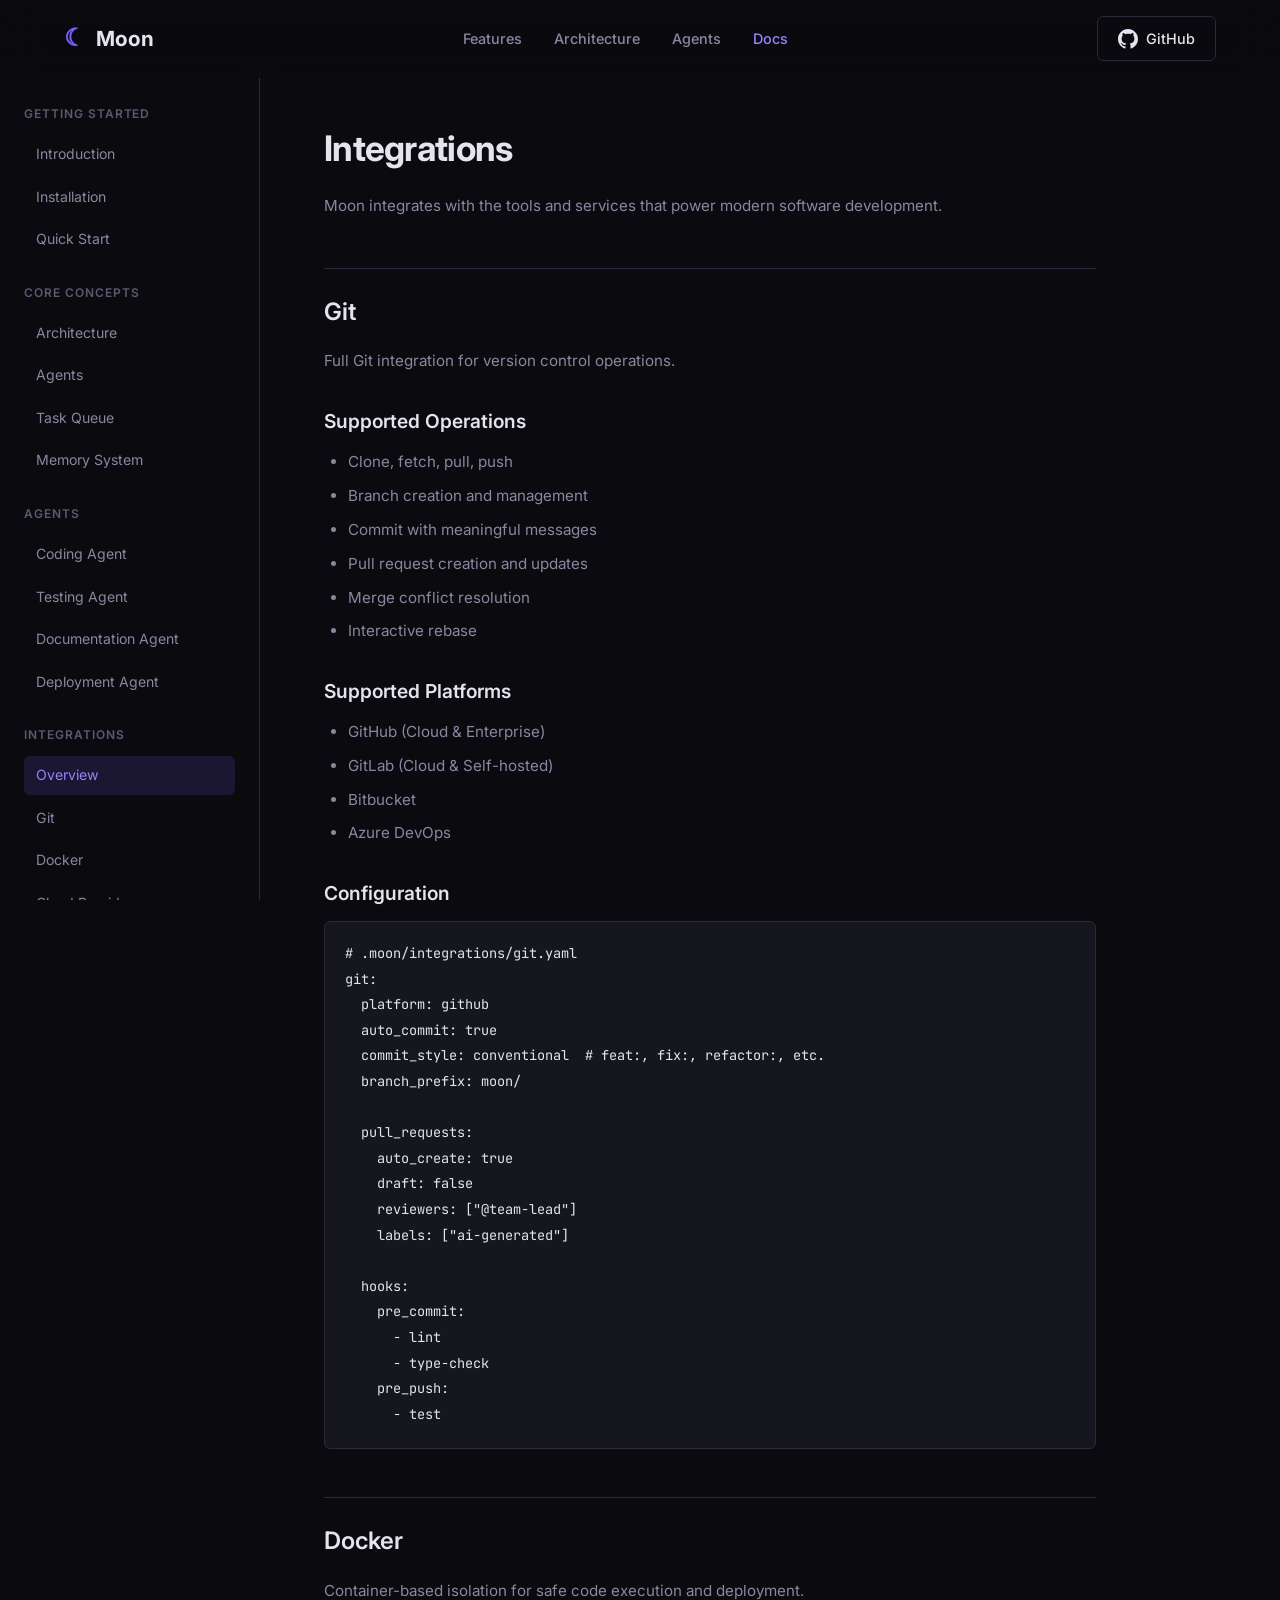
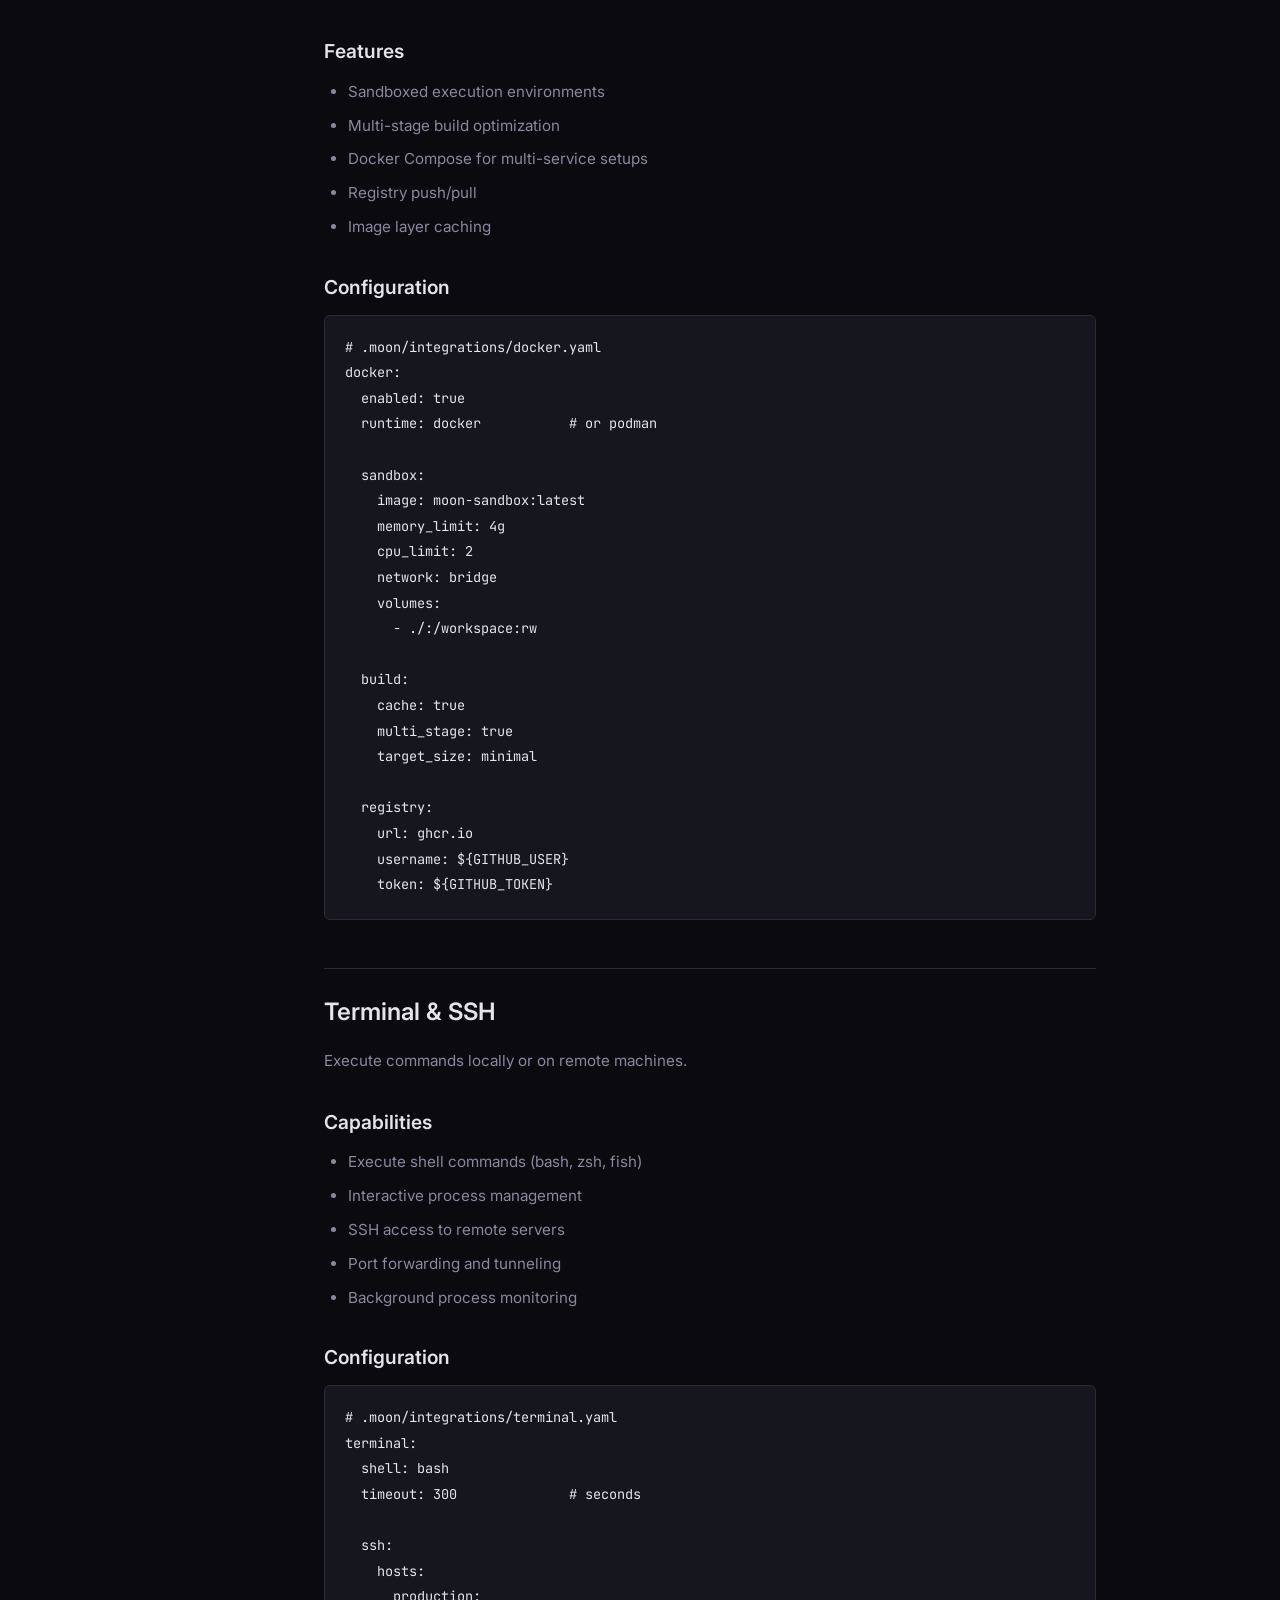
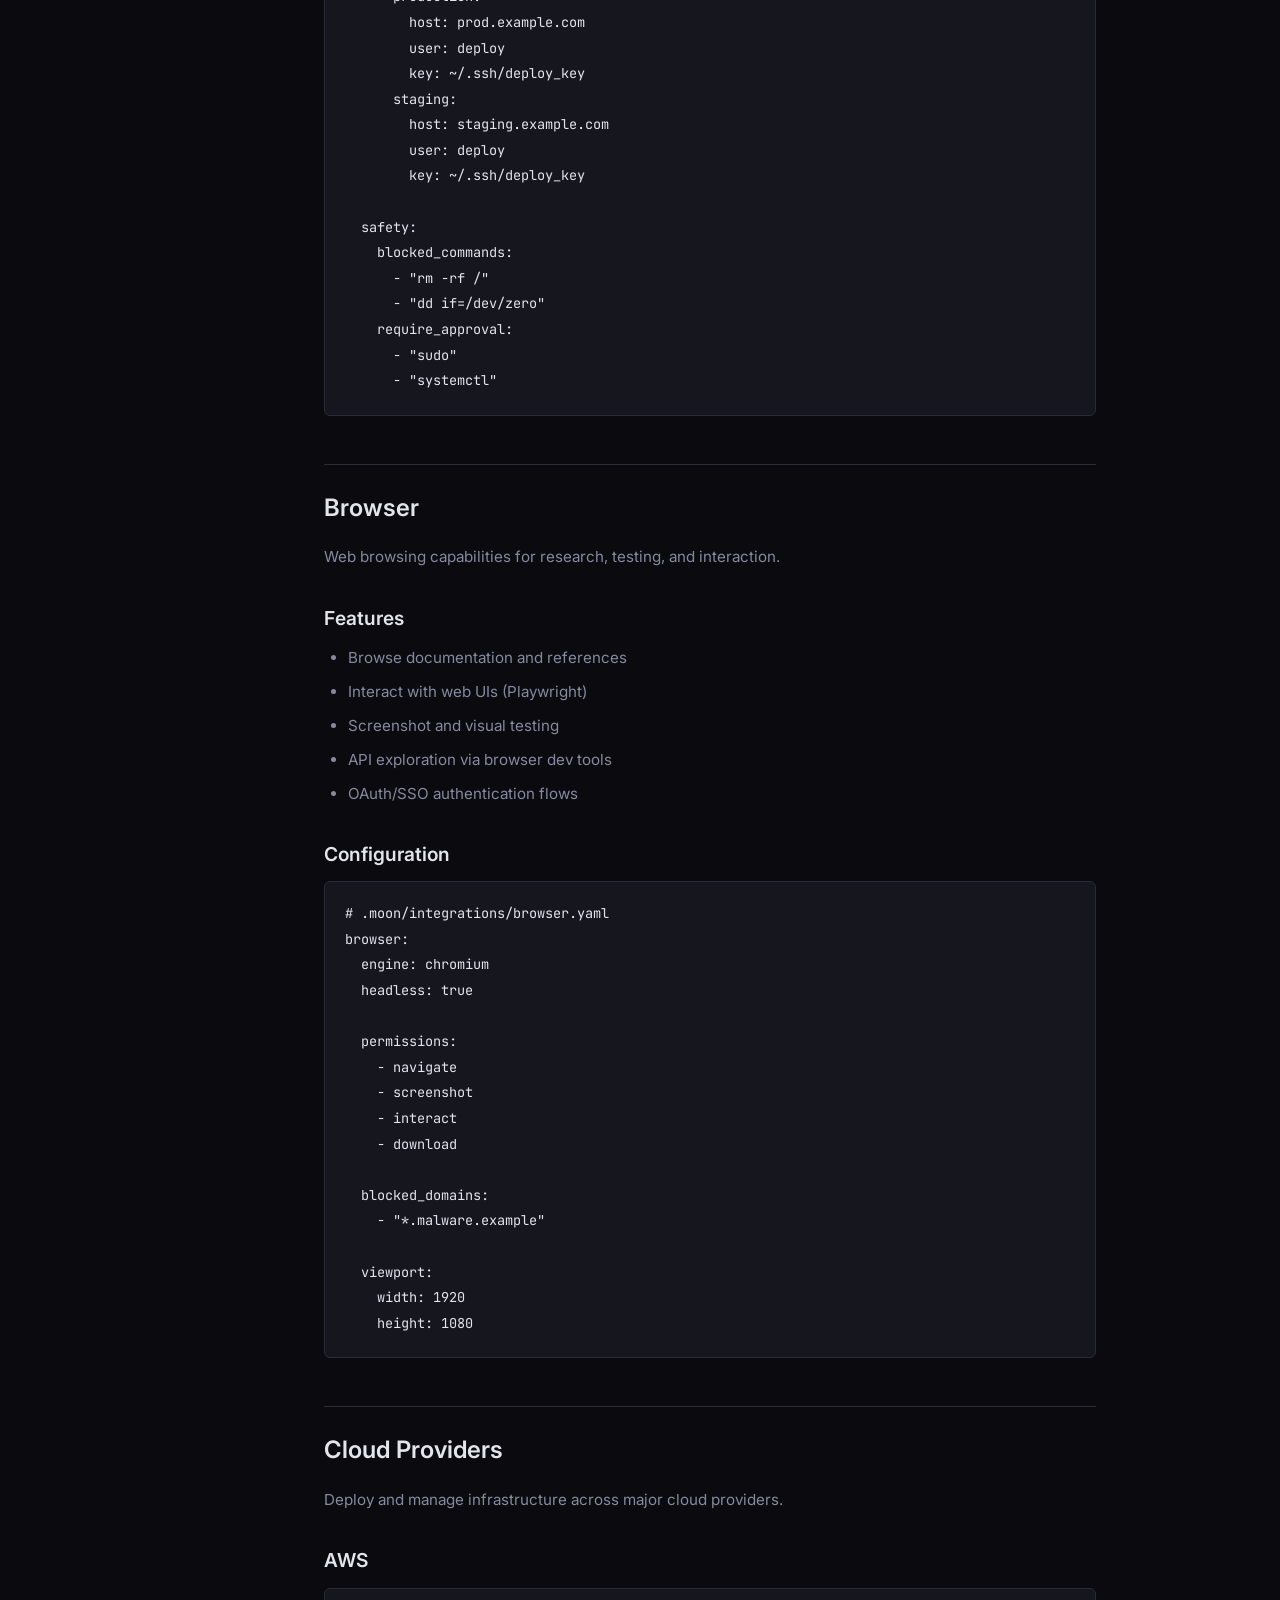
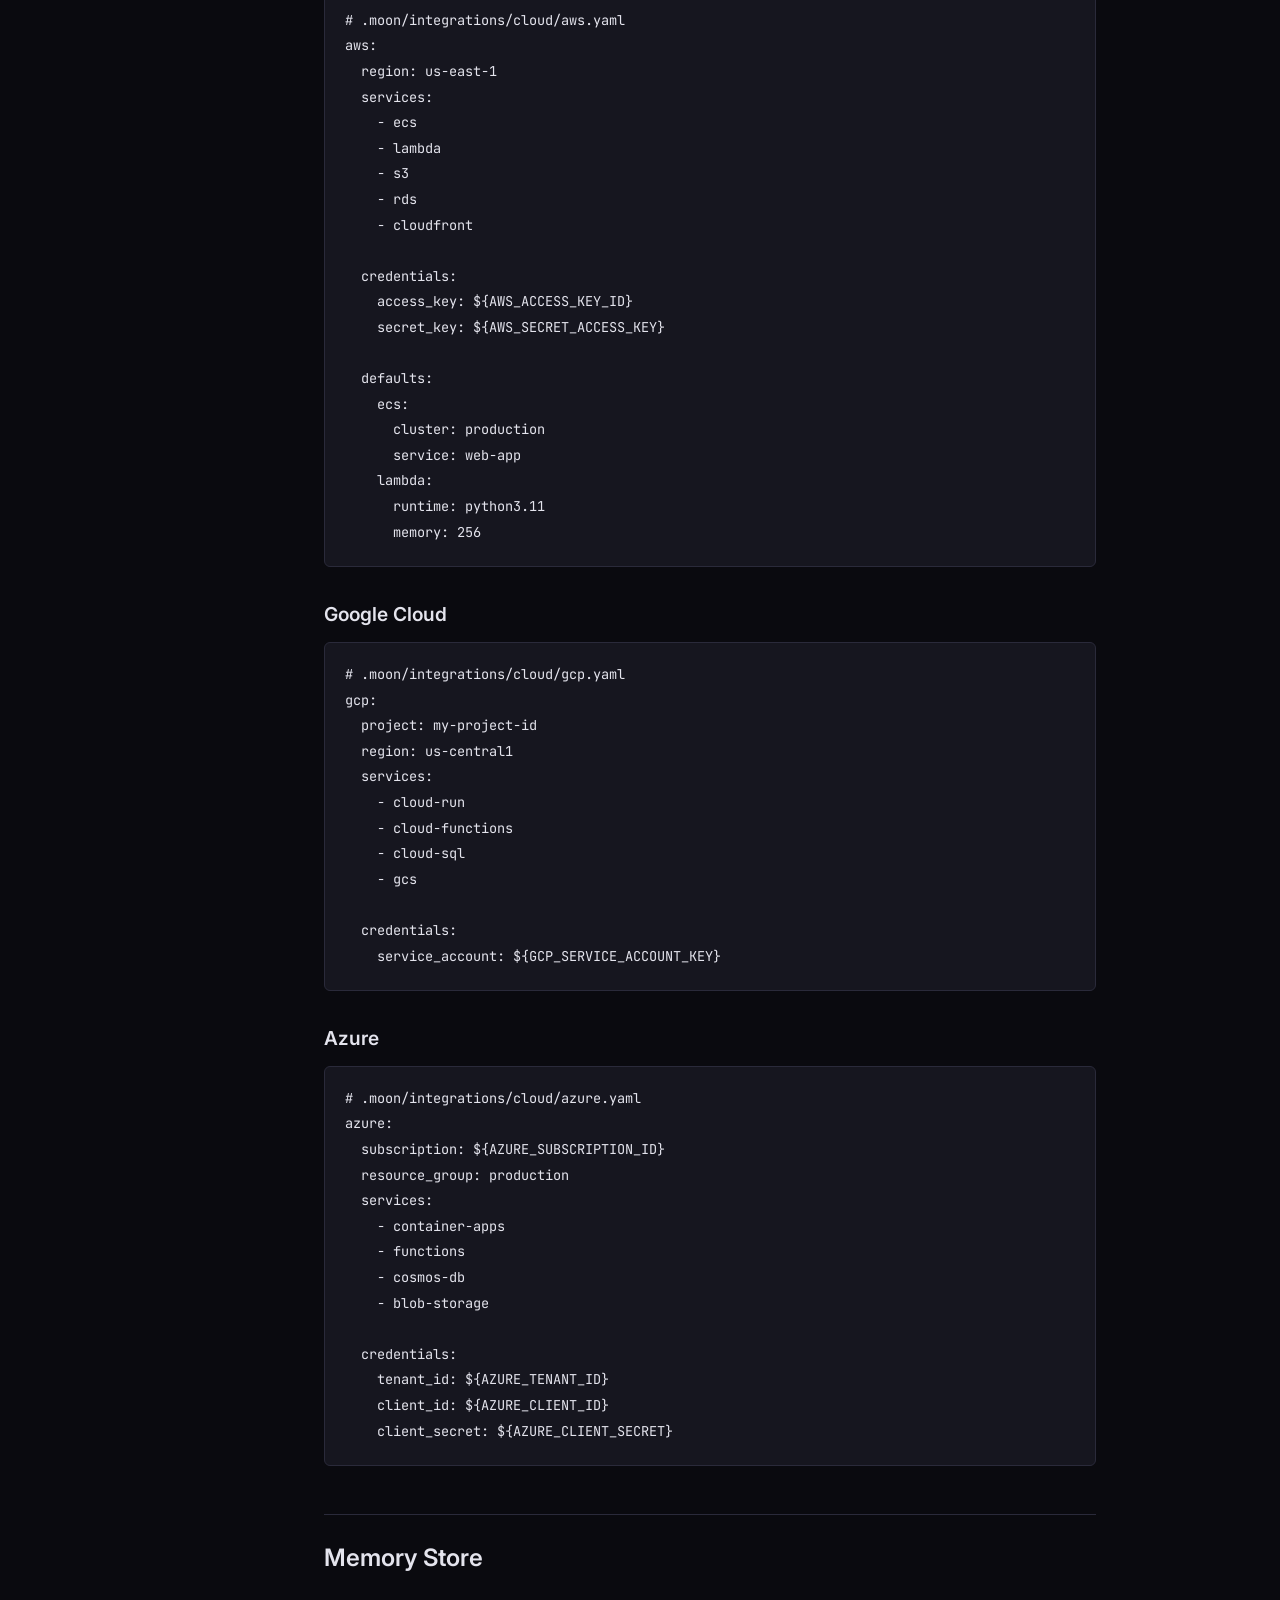
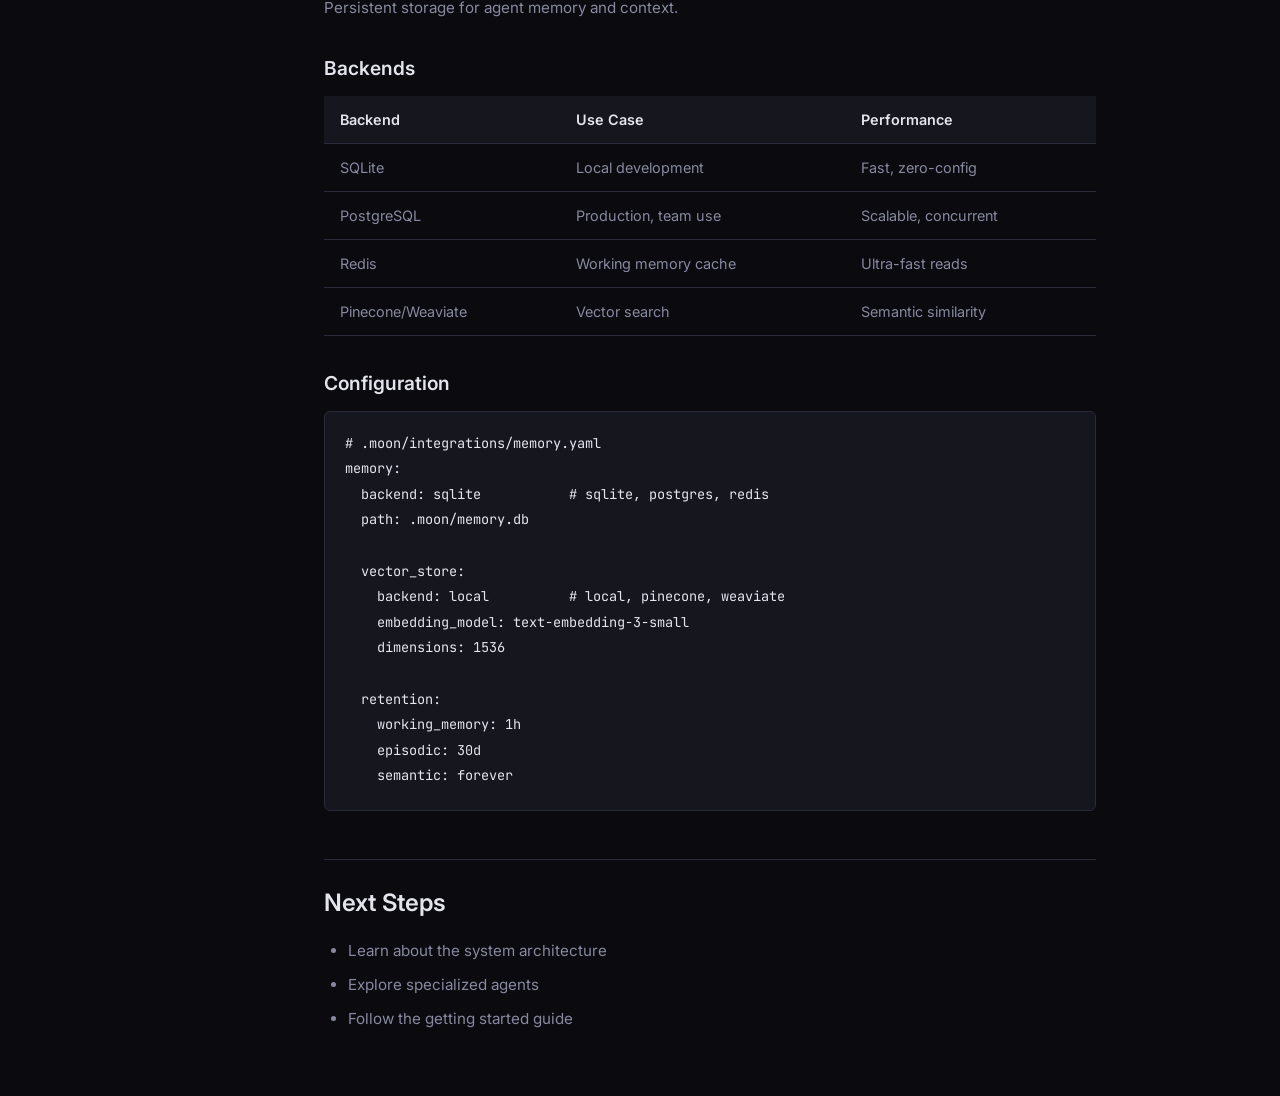
<file: docs/integrations.html>
<!DOCTYPE html>
<html lang="en">
<head>
    <meta charset="UTF-8">
    <meta name="viewport" content="width=device-width, initial-scale=1.0">
    <title>Integrations - Moon</title>
    <link rel="stylesheet" href="../css/style.css">
    <link rel="preconnect" href="https://fonts.googleapis.com">
    <link rel="preconnect" href="https://fonts.gstatic.com" crossorigin>
    <link href="https://fonts.googleapis.com/css2?family=Inter:wght@300;400;500;600;700;800;900&family=JetBrains+Mono:wght@400;500;600&display=swap" rel="stylesheet">
</head>
<body>
    <nav class="navbar scrolled">
        <div class="nav-container">
            <a href="../index.html" class="nav-logo">
                <span class="logo-icon">&#9790;</span>
                <span class="logo-text">Moon</span>
            </a>
            <ul class="nav-links">
                <li><a href="../index.html#features">Features</a></li>
                <li><a href="../index.html#architecture">Architecture</a></li>
                <li><a href="../index.html#agents">Agents</a></li>
                <li><a href="index.html" class="nav-docs-link">Docs</a></li>
            </ul>
            <div class="nav-actions">
                <a href="https://github.com/eduard5524/moon" class="btn btn-ghost" target="_blank">
                    <svg width="20" height="20" viewBox="0 0 24 24" fill="currentColor"><path d="M12 0c-6.626 0-12 5.373-12 12 0 5.302 3.438 9.8 8.207 11.387.599.111.793-.261.793-.577v-2.234c-3.338.726-4.033-1.416-4.033-1.416-.546-1.387-1.333-1.756-1.333-1.756-1.089-.745.083-.729.083-.729 1.205.084 1.839 1.237 1.839 1.237 1.07 1.834 2.807 1.304 3.492.997.107-.775.418-1.305.762-1.604-2.665-.305-5.467-1.334-5.467-5.931 0-1.311.469-2.381 1.236-3.221-.124-.303-.535-1.524.117-3.176 0 0 1.008-.322 3.301 1.23.957-.266 1.983-.399 3.003-.404 1.02.005 2.047.138 3.006.404 2.291-1.552 3.297-1.23 3.297-1.23.653 1.653.242 2.874.118 3.176.77.84 1.235 1.911 1.235 3.221 0 4.609-2.807 5.624-5.479 5.921.43.372.823 1.102.823 2.222v3.293c0 .319.192.694.801.576 4.765-1.589 8.199-6.086 8.199-11.386 0-6.627-5.373-12-12-12z"/></svg>
                    GitHub
                </a>
            </div>
        </div>
    </nav>

    <div class="docs-layout">
        <aside class="docs-sidebar">
            <h4>Getting Started</h4>
            <ul>
                <li><a href="getting-started.html">Introduction</a></li>
                <li><a href="getting-started.html#installation">Installation</a></li>
                <li><a href="getting-started.html#quickstart">Quick Start</a></li>
            </ul>
            <h4>Core Concepts</h4>
            <ul>
                <li><a href="architecture.html">Architecture</a></li>
                <li><a href="agents.html">Agents</a></li>
                <li><a href="architecture.html#task-queue">Task Queue</a></li>
                <li><a href="architecture.html#memory">Memory System</a></li>
            </ul>
            <h4>Agents</h4>
            <ul>
                <li><a href="agents.html#coding">Coding Agent</a></li>
                <li><a href="agents.html#testing">Testing Agent</a></li>
                <li><a href="agents.html#documentation">Documentation Agent</a></li>
                <li><a href="agents.html#deployment">Deployment Agent</a></li>
            </ul>
            <h4>Integrations</h4>
            <ul>
                <li><a href="integrations.html" class="active">Overview</a></li>
                <li><a href="integrations.html#git">Git</a></li>
                <li><a href="integrations.html#docker">Docker</a></li>
                <li><a href="integrations.html#cloud">Cloud Providers</a></li>
            </ul>
        </aside>

        <main class="docs-content">
            <h1>Integrations</h1>
            <p>Moon integrates with the tools and services that power modern software development.</p>

            <h2 id="git">Git</h2>
            <p>Full Git integration for version control operations.</p>

            <h3>Supported Operations</h3>
            <ul>
                <li>Clone, fetch, pull, push</li>
                <li>Branch creation and management</li>
                <li>Commit with meaningful messages</li>
                <li>Pull request creation and updates</li>
                <li>Merge conflict resolution</li>
                <li>Interactive rebase</li>
            </ul>

            <h3>Supported Platforms</h3>
            <ul>
                <li>GitHub (Cloud & Enterprise)</li>
                <li>GitLab (Cloud & Self-hosted)</li>
                <li>Bitbucket</li>
                <li>Azure DevOps</li>
            </ul>

            <h3>Configuration</h3>
            <pre><code># .moon/integrations/git.yaml
git:
  platform: github
  auto_commit: true
  commit_style: conventional  # feat:, fix:, refactor:, etc.
  branch_prefix: moon/
  
  pull_requests:
    auto_create: true
    draft: false
    reviewers: ["@team-lead"]
    labels: ["ai-generated"]
    
  hooks:
    pre_commit:
      - lint
      - type-check
    pre_push:
      - test</code></pre>

            <h2 id="docker">Docker</h2>
            <p>Container-based isolation for safe code execution and deployment.</p>

            <h3>Features</h3>
            <ul>
                <li>Sandboxed execution environments</li>
                <li>Multi-stage build optimization</li>
                <li>Docker Compose for multi-service setups</li>
                <li>Registry push/pull</li>
                <li>Image layer caching</li>
            </ul>

            <h3>Configuration</h3>
            <pre><code># .moon/integrations/docker.yaml
docker:
  enabled: true
  runtime: docker           # or podman
  
  sandbox:
    image: moon-sandbox:latest
    memory_limit: 4g
    cpu_limit: 2
    network: bridge
    volumes:
      - ./:/workspace:rw
  
  build:
    cache: true
    multi_stage: true
    target_size: minimal
  
  registry:
    url: ghcr.io
    username: ${GITHUB_USER}
    token: ${GITHUB_TOKEN}</code></pre>

            <h2 id="terminal">Terminal & SSH</h2>
            <p>Execute commands locally or on remote machines.</p>

            <h3>Capabilities</h3>
            <ul>
                <li>Execute shell commands (bash, zsh, fish)</li>
                <li>Interactive process management</li>
                <li>SSH access to remote servers</li>
                <li>Port forwarding and tunneling</li>
                <li>Background process monitoring</li>
            </ul>

            <h3>Configuration</h3>
            <pre><code># .moon/integrations/terminal.yaml
terminal:
  shell: bash
  timeout: 300              # seconds
  
  ssh:
    hosts:
      production:
        host: prod.example.com
        user: deploy
        key: ~/.ssh/deploy_key
      staging:
        host: staging.example.com
        user: deploy
        key: ~/.ssh/deploy_key
  
  safety:
    blocked_commands:
      - "rm -rf /"
      - "dd if=/dev/zero"
    require_approval:
      - "sudo"
      - "systemctl"</code></pre>

            <h2 id="browser">Browser</h2>
            <p>Web browsing capabilities for research, testing, and interaction.</p>

            <h3>Features</h3>
            <ul>
                <li>Browse documentation and references</li>
                <li>Interact with web UIs (Playwright)</li>
                <li>Screenshot and visual testing</li>
                <li>API exploration via browser dev tools</li>
                <li>OAuth/SSO authentication flows</li>
            </ul>

            <h3>Configuration</h3>
            <pre><code># .moon/integrations/browser.yaml
browser:
  engine: chromium
  headless: true
  
  permissions:
    - navigate
    - screenshot
    - interact
    - download
  
  blocked_domains:
    - "*.malware.example"
  
  viewport:
    width: 1920
    height: 1080</code></pre>

            <h2 id="cloud">Cloud Providers</h2>
            <p>Deploy and manage infrastructure across major cloud providers.</p>

            <h3>AWS</h3>
            <pre><code># .moon/integrations/cloud/aws.yaml
aws:
  region: us-east-1
  services:
    - ecs
    - lambda
    - s3
    - rds
    - cloudfront
  
  credentials:
    access_key: ${AWS_ACCESS_KEY_ID}
    secret_key: ${AWS_SECRET_ACCESS_KEY}
  
  defaults:
    ecs:
      cluster: production
      service: web-app
    lambda:
      runtime: python3.11
      memory: 256</code></pre>

            <h3>Google Cloud</h3>
            <pre><code># .moon/integrations/cloud/gcp.yaml
gcp:
  project: my-project-id
  region: us-central1
  services:
    - cloud-run
    - cloud-functions
    - cloud-sql
    - gcs
  
  credentials:
    service_account: ${GCP_SERVICE_ACCOUNT_KEY}</code></pre>

            <h3>Azure</h3>
            <pre><code># .moon/integrations/cloud/azure.yaml
azure:
  subscription: ${AZURE_SUBSCRIPTION_ID}
  resource_group: production
  services:
    - container-apps
    - functions
    - cosmos-db
    - blob-storage
  
  credentials:
    tenant_id: ${AZURE_TENANT_ID}
    client_id: ${AZURE_CLIENT_ID}
    client_secret: ${AZURE_CLIENT_SECRET}</code></pre>

            <h2 id="memory-store">Memory Store</h2>
            <p>Persistent storage for agent memory and context.</p>

            <h3>Backends</h3>
            <table>
                <thead>
                    <tr>
                        <th>Backend</th>
                        <th>Use Case</th>
                        <th>Performance</th>
                    </tr>
                </thead>
                <tbody>
                    <tr>
                        <td>SQLite</td>
                        <td>Local development</td>
                        <td>Fast, zero-config</td>
                    </tr>
                    <tr>
                        <td>PostgreSQL</td>
                        <td>Production, team use</td>
                        <td>Scalable, concurrent</td>
                    </tr>
                    <tr>
                        <td>Redis</td>
                        <td>Working memory cache</td>
                        <td>Ultra-fast reads</td>
                    </tr>
                    <tr>
                        <td>Pinecone/Weaviate</td>
                        <td>Vector search</td>
                        <td>Semantic similarity</td>
                    </tr>
                </tbody>
            </table>

            <h3>Configuration</h3>
            <pre><code># .moon/integrations/memory.yaml
memory:
  backend: sqlite           # sqlite, postgres, redis
  path: .moon/memory.db
  
  vector_store:
    backend: local          # local, pinecone, weaviate
    embedding_model: text-embedding-3-small
    dimensions: 1536
  
  retention:
    working_memory: 1h
    episodic: 30d
    semantic: forever</code></pre>

            <h2>Next Steps</h2>
            <ul>
                <li>Learn about the <a href="architecture.html">system architecture</a></li>
                <li>Explore <a href="agents.html">specialized agents</a></li>
                <li>Follow the <a href="getting-started.html">getting started guide</a></li>
            </ul>
        </main>
    </div>

    <script src="../js/main.js"></script>
</body>
</html>
</file>
<file: css/style.css>
/* ===== CSS Variables ===== */
:root {
    --color-bg: #0a0a0f;
    --color-bg-elevated: #12121a;
    --color-bg-card: #16161f;
    --color-bg-card-hover: #1c1c28;
    --color-border: #2a2a3a;
    --color-border-light: #3a3a4a;
    --color-text: #e4e4ed;
    --color-text-muted: #8888a0;
    --color-text-dim: #5a5a70;
    --color-primary: #7c5cff;
    --color-primary-light: #9b7fff;
    --color-primary-dark: #5a3ad4;
    --color-primary-glow: rgba(124, 92, 255, 0.15);
    --color-accent: #00d4aa;
    --color-accent-glow: rgba(0, 212, 170, 0.15);
    --color-gradient-start: #7c5cff;
    --color-gradient-end: #00d4aa;
    --font-sans: 'Inter', -apple-system, BlinkMacSystemFont, sans-serif;
    --font-mono: 'JetBrains Mono', 'Fira Code', monospace;
    --radius-sm: 6px;
    --radius-md: 12px;
    --radius-lg: 20px;
    --radius-xl: 28px;
    --shadow-sm: 0 2px 8px rgba(0, 0, 0, 0.3);
    --shadow-md: 0 4px 24px rgba(0, 0, 0, 0.4);
    --shadow-lg: 0 8px 48px rgba(0, 0, 0, 0.5);
    --shadow-glow: 0 0 40px var(--color-primary-glow);
}

/* ===== Reset & Base ===== */
*, *::before, *::after {
    margin: 0;
    padding: 0;
    box-sizing: border-box;
}

html {
    scroll-behavior: smooth;
    font-size: 16px;
}

body {
    font-family: var(--font-sans);
    background: var(--color-bg);
    color: var(--color-text);
    line-height: 1.6;
    overflow-x: hidden;
    -webkit-font-smoothing: antialiased;
}

a {
    color: inherit;
    text-decoration: none;
}

ul {
    list-style: none;
}

img {
    max-width: 100%;
    height: auto;
}

/* ===== Container ===== */
.container {
    max-width: 1200px;
    margin: 0 auto;
    padding: 0 24px;
}

/* ===== Buttons ===== */
.btn {
    display: inline-flex;
    align-items: center;
    gap: 8px;
    padding: 10px 20px;
    border-radius: var(--radius-sm);
    font-weight: 500;
    font-size: 0.9rem;
    transition: all 0.2s ease;
    cursor: pointer;
    border: none;
    white-space: nowrap;
}

.btn-primary {
    background: var(--color-primary);
    color: white;
    box-shadow: 0 2px 12px rgba(124, 92, 255, 0.3);
}

.btn-primary:hover {
    background: var(--color-primary-light);
    box-shadow: 0 4px 20px rgba(124, 92, 255, 0.4);
    transform: translateY(-1px);
}

.btn-ghost {
    background: transparent;
    color: var(--color-text);
    border: 1px solid var(--color-border);
}

.btn-ghost:hover {
    border-color: var(--color-border-light);
    background: var(--color-bg-elevated);
}

.btn-lg {
    padding: 14px 28px;
    font-size: 1rem;
    border-radius: var(--radius-md);
}

/* ===== Navbar ===== */
.navbar {
    position: fixed;
    top: 0;
    left: 0;
    right: 0;
    z-index: 1000;
    padding: 16px 0;
    background: rgba(10, 10, 15, 0.8);
    backdrop-filter: blur(20px);
    border-bottom: 1px solid transparent;
    transition: border-color 0.3s ease;
}

.navbar.scrolled {
    border-bottom-color: var(--color-border);
}

.nav-container {
    max-width: 1200px;
    margin: 0 auto;
    padding: 0 24px;
    display: flex;
    align-items: center;
    justify-content: space-between;
}

.nav-logo {
    display: flex;
    align-items: center;
    gap: 10px;
    font-size: 1.3rem;
    font-weight: 700;
}

.logo-icon {
    font-size: 1.5rem;
    color: var(--color-primary);
}

.nav-links {
    display: flex;
    gap: 32px;
}

.nav-links a {
    color: var(--color-text-muted);
    font-size: 0.9rem;
    font-weight: 500;
    transition: color 0.2s;
}

.nav-links a:hover {
    color: var(--color-text);
}

.nav-docs-link {
    color: var(--color-primary-light) !important;
}

.nav-actions {
    display: flex;
    gap: 12px;
    align-items: center;
}

.mobile-menu-btn {
    display: none;
    flex-direction: column;
    gap: 5px;
    background: none;
    border: none;
    cursor: pointer;
    padding: 4px;
}

.mobile-menu-btn span {
    display: block;
    width: 24px;
    height: 2px;
    background: var(--color-text);
    border-radius: 2px;
    transition: all 0.3s ease;
}

/* ===== Hero ===== */
.hero {
    position: relative;
    min-height: 100vh;
    display: flex;
    align-items: center;
    padding-top: 80px;
    overflow: hidden;
}

.hero-bg {
    position: absolute;
    inset: 0;
    pointer-events: none;
}

.hero-glow {
    position: absolute;
    top: -20%;
    left: 50%;
    transform: translateX(-50%);
    width: 800px;
    height: 800px;
    background: radial-gradient(circle, var(--color-primary-glow) 0%, transparent 70%);
    border-radius: 50%;
    animation: pulse 8s ease-in-out infinite;
}

.hero-grid {
    position: absolute;
    inset: 0;
    background-image: 
        linear-gradient(rgba(124, 92, 255, 0.03) 1px, transparent 1px),
        linear-gradient(90deg, rgba(124, 92, 255, 0.03) 1px, transparent 1px);
    background-size: 60px 60px;
    mask-image: radial-gradient(ellipse at center, black 30%, transparent 70%);
}

.hero-content {
    position: relative;
    text-align: center;
    z-index: 1;
}

.hero-badge {
    display: inline-flex;
    align-items: center;
    gap: 8px;
    padding: 8px 16px;
    background: var(--color-bg-card);
    border: 1px solid var(--color-border);
    border-radius: 100px;
    font-size: 0.85rem;
    color: var(--color-text-muted);
    margin-bottom: 32px;
}

.badge-dot {
    width: 8px;
    height: 8px;
    background: var(--color-accent);
    border-radius: 50%;
    animation: blink 2s ease-in-out infinite;
}

.hero-title {
    font-size: clamp(3rem, 8vw, 5.5rem);
    font-weight: 800;
    line-height: 1.1;
    letter-spacing: -0.03em;
    margin-bottom: 24px;
}

.gradient-text {
    background: linear-gradient(135deg, var(--color-gradient-start), var(--color-gradient-end));
    -webkit-background-clip: text;
    -webkit-text-fill-color: transparent;
    background-clip: text;
}

.hero-subtitle {
    font-size: 1.2rem;
    color: var(--color-text-muted);
    max-width: 600px;
    margin: 0 auto 40px;
    line-height: 1.7;
}

.hero-actions {
    display: flex;
    gap: 16px;
    justify-content: center;
    margin-bottom: 60px;
}

/* Terminal */
.hero-terminal {
    max-width: 640px;
    margin: 0 auto;
    background: var(--color-bg-elevated);
    border: 1px solid var(--color-border);
    border-radius: var(--radius-md);
    overflow: hidden;
    box-shadow: var(--shadow-lg);
    text-align: left;
}

.terminal-header {
    display: flex;
    align-items: center;
    gap: 12px;
    padding: 12px 16px;
    background: var(--color-bg-card);
    border-bottom: 1px solid var(--color-border);
}

.terminal-dots {
    display: flex;
    gap: 6px;
}

.terminal-dots span {
    width: 10px;
    height: 10px;
    border-radius: 50%;
}

.terminal-dots span:nth-child(1) { background: #ff5f56; }
.terminal-dots span:nth-child(2) { background: #ffbd2e; }
.terminal-dots span:nth-child(3) { background: #27c93f; }

.terminal-title {
    font-family: var(--font-mono);
    font-size: 0.8rem;
    color: var(--color-text-dim);
}

.terminal-body {
    padding: 20px;
    font-family: var(--font-mono);
    font-size: 0.85rem;
    min-height: 120px;
}

.terminal-line {
    display: flex;
    align-items: center;
    gap: 8px;
}

.terminal-prompt {
    color: var(--color-accent);
    font-weight: 600;
}

.terminal-command {
    color: var(--color-text);
}

.terminal-cursor {
    animation: blink 1s step-end infinite;
    color: var(--color-primary-light);
}

.terminal-output {
    margin-top: 12px;
    color: var(--color-text-muted);
    line-height: 1.8;
}

.terminal-output .line {
    opacity: 0;
    animation: fadeIn 0.3s forwards;
}

.terminal-output .success {
    color: var(--color-accent);
}

.terminal-output .info {
    color: var(--color-primary-light);
}

/* ===== Features ===== */
.features {
    padding: 120px 0;
}

.section-header {
    text-align: center;
    margin-bottom: 64px;
}

.section-title {
    font-size: 2.5rem;
    font-weight: 700;
    margin-bottom: 16px;
    letter-spacing: -0.02em;
}

.section-subtitle {
    font-size: 1.1rem;
    color: var(--color-text-muted);
    max-width: 500px;
    margin: 0 auto;
}

.features-grid {
    display: grid;
    grid-template-columns: repeat(3, 1fr);
    gap: 24px;
}

.feature-card {
    padding: 32px;
    background: var(--color-bg-card);
    border: 1px solid var(--color-border);
    border-radius: var(--radius-md);
    transition: all 0.3s ease;
}

.feature-card:hover {
    background: var(--color-bg-card-hover);
    border-color: var(--color-border-light);
    transform: translateY(-4px);
    box-shadow: var(--shadow-md);
}

.feature-icon {
    width: 48px;
    height: 48px;
    display: flex;
    align-items: center;
    justify-content: center;
    background: var(--color-primary-glow);
    border-radius: var(--radius-sm);
    margin-bottom: 20px;
    color: var(--color-primary-light);
}

.feature-card h3 {
    font-size: 1.1rem;
    font-weight: 600;
    margin-bottom: 8px;
}

.feature-card p {
    font-size: 0.9rem;
    color: var(--color-text-muted);
    line-height: 1.6;
}

/* ===== Architecture ===== */
.architecture {
    padding: 120px 0;
    background: var(--color-bg-elevated);
}

.arch-diagram {
    max-width: 800px;
    margin: 0 auto;
    display: flex;
    flex-direction: column;
    align-items: center;
    gap: 0;
}

.arch-layer {
    display: flex;
    justify-content: center;
    gap: 16px;
    width: 100%;
    flex-wrap: wrap;
}

.arch-connector {
    display: flex;
    justify-content: center;
    padding: 16px 0;
}

.arch-line {
    width: 2px;
    height: 32px;
    background: linear-gradient(to bottom, var(--color-primary), var(--color-accent));
    opacity: 0.5;
}

.arch-node {
    padding: 20px 28px;
    border-radius: var(--radius-md);
    text-align: center;
    transition: all 0.3s ease;
}

.arch-node:hover {
    transform: translateY(-2px);
}

.arch-node-primary {
    background: linear-gradient(135deg, rgba(124, 92, 255, 0.15), rgba(0, 212, 170, 0.1));
    border: 1px solid var(--color-primary);
    box-shadow: var(--shadow-glow);
    min-width: 280px;
}

.arch-node-secondary {
    background: var(--color-bg-card);
    border: 1px solid var(--color-border-light);
    min-width: 260px;
}

.arch-node-agent {
    background: var(--color-bg-card);
    border: 1px solid var(--color-border);
    min-width: 120px;
    padding: 16px 24px;
}

.arch-node-icon {
    font-size: 1.5rem;
    margin-bottom: 8px;
}

.arch-node-label {
    font-weight: 600;
    font-size: 0.95rem;
}

.arch-node-desc {
    font-size: 0.8rem;
    color: var(--color-text-muted);
    margin-top: 4px;
}

.arch-integrations {
    display: flex;
    gap: 12px;
    flex-wrap: wrap;
    justify-content: center;
}

.arch-integration-item {
    padding: 10px 18px;
    background: var(--color-bg-card);
    border: 1px solid var(--color-border);
    border-radius: 100px;
    font-size: 0.8rem;
    font-weight: 500;
    color: var(--color-text-muted);
    transition: all 0.2s ease;
}

.arch-integration-item:hover {
    border-color: var(--color-primary);
    color: var(--color-text);
}

/* ===== Agents ===== */
.agents {
    padding: 120px 0;
}

.agents-grid {
    display: grid;
    grid-template-columns: repeat(2, 1fr);
    gap: 24px;
}

.agent-card {
    padding: 32px;
    background: var(--color-bg-card);
    border: 1px solid var(--color-border);
    border-radius: var(--radius-md);
    transition: all 0.3s ease;
}

.agent-card:hover {
    border-color: var(--color-border-light);
    box-shadow: var(--shadow-md);
}

.agent-header {
    display: flex;
    align-items: center;
    justify-content: space-between;
    margin-bottom: 16px;
}

.agent-icon {
    width: 44px;
    height: 44px;
    display: flex;
    align-items: center;
    justify-content: center;
    border-radius: var(--radius-sm);
    font-size: 1.3rem;
}

.coding-icon { background: rgba(124, 92, 255, 0.15); }
.testing-icon { background: rgba(0, 212, 170, 0.15); }
.docs-icon { background: rgba(255, 189, 46, 0.15); }
.deploy-icon { background: rgba(255, 95, 86, 0.15); }

.agent-status {
    display: flex;
    align-items: center;
    gap: 6px;
    font-size: 0.8rem;
    color: var(--color-text-muted);
}

.status-dot {
    width: 8px;
    height: 8px;
    border-radius: 50%;
}

.status-dot.active {
    background: var(--color-accent);
    box-shadow: 0 0 8px rgba(0, 212, 170, 0.5);
}

.agent-card h3 {
    font-size: 1.2rem;
    font-weight: 600;
    margin-bottom: 8px;
}

.agent-card p {
    font-size: 0.9rem;
    color: var(--color-text-muted);
    margin-bottom: 16px;
    line-height: 1.6;
}

.agent-capabilities {
    display: flex;
    flex-wrap: wrap;
    gap: 8px;
}

.agent-capabilities li {
    padding: 4px 12px;
    background: var(--color-bg-elevated);
    border: 1px solid var(--color-border);
    border-radius: 100px;
    font-size: 0.75rem;
    color: var(--color-text-muted);
}

/* ===== How It Works ===== */
.how-it-works {
    padding: 120px 0;
    background: var(--color-bg-elevated);
}

.steps {
    max-width: 700px;
    margin: 0 auto;
    display: flex;
    flex-direction: column;
    gap: 48px;
}

.step {
    display: flex;
    gap: 24px;
    align-items: flex-start;
}

.step-number {
    font-size: 2.5rem;
    font-weight: 800;
    color: var(--color-primary);
    opacity: 0.5;
    min-width: 70px;
    font-family: var(--font-mono);
}

.step-content h3 {
    font-size: 1.2rem;
    font-weight: 600;
    margin-bottom: 8px;
}

.step-content p {
    font-size: 0.95rem;
    color: var(--color-text-muted);
    line-height: 1.6;
}

/* ===== CTA ===== */
.cta {
    padding: 120px 0;
}

.cta-content {
    text-align: center;
    max-width: 600px;
    margin: 0 auto;
}

.cta-content h2 {
    font-size: 2.5rem;
    font-weight: 700;
    margin-bottom: 16px;
    letter-spacing: -0.02em;
}

.cta-content p {
    font-size: 1.1rem;
    color: var(--color-text-muted);
    margin-bottom: 32px;
}

.cta-actions {
    display: flex;
    gap: 16px;
    justify-content: center;
}

/* ===== Footer ===== */
.footer {
    padding: 64px 0 32px;
    border-top: 1px solid var(--color-border);
}

.footer-content {
    display: flex;
    justify-content: space-between;
    gap: 48px;
    margin-bottom: 48px;
}

.footer-brand p {
    color: var(--color-text-muted);
    font-size: 0.9rem;
    margin-top: 12px;
}

.footer-links {
    display: flex;
    gap: 64px;
}

.footer-col h4 {
    font-size: 0.85rem;
    font-weight: 600;
    margin-bottom: 16px;
    text-transform: uppercase;
    letter-spacing: 0.05em;
    color: var(--color-text);
}

.footer-col ul {
    display: flex;
    flex-direction: column;
    gap: 10px;
}

.footer-col a {
    font-size: 0.9rem;
    color: var(--color-text-muted);
    transition: color 0.2s;
}

.footer-col a:hover {
    color: var(--color-text);
}

.footer-bottom {
    padding-top: 32px;
    border-top: 1px solid var(--color-border);
    text-align: center;
}

.footer-bottom p {
    font-size: 0.85rem;
    color: var(--color-text-dim);
}

.footer-bottom a {
    color: var(--color-primary-light);
}

/* ===== Animations ===== */
@keyframes pulse {
    0%, 100% { opacity: 0.5; transform: translateX(-50%) scale(1); }
    50% { opacity: 0.8; transform: translateX(-50%) scale(1.05); }
}

@keyframes blink {
    0%, 100% { opacity: 1; }
    50% { opacity: 0; }
}

@keyframes fadeIn {
    from { opacity: 0; transform: translateY(4px); }
    to { opacity: 1; transform: translateY(0); }
}

/* ===== Responsive ===== */
@media (max-width: 1024px) {
    .features-grid {
        grid-template-columns: repeat(2, 1fr);
    }
}

@media (max-width: 768px) {
    .nav-links,
    .nav-actions {
        display: none;
    }

    .mobile-menu-btn {
        display: flex;
    }

    .hero-title {
        font-size: 2.5rem;
    }

    .hero-subtitle {
        font-size: 1rem;
    }

    .hero-actions {
        flex-direction: column;
        align-items: center;
    }

    .features-grid {
        grid-template-columns: 1fr;
    }

    .agents-grid {
        grid-template-columns: 1fr;
    }

    .section-title {
        font-size: 2rem;
    }

    .footer-content {
        flex-direction: column;
    }

    .footer-links {
        flex-wrap: wrap;
        gap: 32px;
    }

    .cta-actions {
        flex-direction: column;
        align-items: center;
    }

    .step {
        flex-direction: column;
        gap: 12px;
    }

    .arch-node-agent {
        min-width: 100px;
        padding: 12px 16px;
    }
}

@media (max-width: 480px) {
    .hero-terminal {
        margin: 0 -12px;
        border-radius: var(--radius-sm);
    }

    .container {
        padding: 0 16px;
    }
}

/* ===== Documentation Styles ===== */
.docs-layout {
    display: flex;
    min-height: 100vh;
    padding-top: 72px;
}

.docs-sidebar {
    width: 260px;
    position: fixed;
    top: 72px;
    left: 0;
    bottom: 0;
    padding: 32px 24px;
    border-right: 1px solid var(--color-border);
    overflow-y: auto;
    background: var(--color-bg);
}

.docs-sidebar h4 {
    font-size: 0.75rem;
    font-weight: 600;
    text-transform: uppercase;
    letter-spacing: 0.08em;
    color: var(--color-text-dim);
    margin-bottom: 12px;
    margin-top: 24px;
}

.docs-sidebar h4:first-child {
    margin-top: 0;
}

.docs-sidebar ul {
    display: flex;
    flex-direction: column;
    gap: 4px;
}

.docs-sidebar a {
    display: block;
    padding: 8px 12px;
    font-size: 0.88rem;
    color: var(--color-text-muted);
    border-radius: var(--radius-sm);
    transition: all 0.2s;
}

.docs-sidebar a:hover {
    color: var(--color-text);
    background: var(--color-bg-card);
}

.docs-sidebar a.active {
    color: var(--color-primary-light);
    background: var(--color-primary-glow);
}

.docs-content {
    flex: 1;
    margin-left: 260px;
    padding: 48px 64px;
    max-width: 900px;
}

.docs-content h1 {
    font-size: 2.2rem;
    font-weight: 700;
    margin-bottom: 16px;
    letter-spacing: -0.02em;
}

.docs-content h2 {
    font-size: 1.5rem;
    font-weight: 600;
    margin-top: 48px;
    margin-bottom: 16px;
    padding-top: 24px;
    border-top: 1px solid var(--color-border);
}

.docs-content h3 {
    font-size: 1.2rem;
    font-weight: 600;
    margin-top: 32px;
    margin-bottom: 12px;
}

.docs-content p {
    font-size: 0.95rem;
    color: var(--color-text-muted);
    margin-bottom: 16px;
    line-height: 1.8;
}

.docs-content ul, .docs-content ol {
    margin-bottom: 16px;
    padding-left: 24px;
}

.docs-content li {
    font-size: 0.95rem;
    color: var(--color-text-muted);
    margin-bottom: 8px;
    line-height: 1.7;
    list-style: disc;
}

.docs-content ol li {
    list-style: decimal;
}

.docs-content code {
    font-family: var(--font-mono);
    font-size: 0.85rem;
    background: var(--color-bg-card);
    border: 1px solid var(--color-border);
    padding: 2px 6px;
    border-radius: 4px;
    color: var(--color-primary-light);
}

.docs-content pre {
    background: var(--color-bg-card);
    border: 1px solid var(--color-border);
    border-radius: var(--radius-sm);
    padding: 20px;
    overflow-x: auto;
    margin-bottom: 24px;
}

.docs-content pre code {
    background: none;
    border: none;
    padding: 0;
    font-size: 0.85rem;
    color: var(--color-text);
    line-height: 1.7;
}

.docs-content blockquote {
    border-left: 3px solid var(--color-primary);
    padding: 12px 20px;
    margin-bottom: 16px;
    background: var(--color-primary-glow);
    border-radius: 0 var(--radius-sm) var(--radius-sm) 0;
}

.docs-content blockquote p {
    color: var(--color-text);
    margin-bottom: 0;
}

.docs-content table {
    width: 100%;
    border-collapse: collapse;
    margin-bottom: 24px;
    font-size: 0.9rem;
}

.docs-content th, .docs-content td {
    padding: 12px 16px;
    text-align: left;
    border-bottom: 1px solid var(--color-border);
}

.docs-content th {
    font-weight: 600;
    color: var(--color-text);
    background: var(--color-bg-card);
}

.docs-content td {
    color: var(--color-text-muted);
}

@media (max-width: 768px) {
    .docs-sidebar {
        display: none;
    }

    .docs-content {
        margin-left: 0;
        padding: 32px 24px;
    }
}
</file>
<file: css/auth.css>
/* Auth Page Styles */
.auth-container {
    min-height: 100vh;
    display: flex;
    align-items: center;
    justify-content: center;
    padding: 80px 24px 24px;
    position: relative;
}

.auth-bg {
    position: absolute;
    inset: 0;
    pointer-events: none;
    overflow: hidden;
}

.auth-card {
    position: relative;
    width: 100%;
    max-width: 420px;
    background: var(--color-bg-card);
    border: 1px solid var(--color-border);
    border-radius: var(--radius-lg);
    padding: 40px;
    box-shadow: var(--shadow-lg);
}

.auth-header {
    text-align: center;
    margin-bottom: 32px;
}

.auth-logo {
    font-size: 2.5rem;
    display: block;
    margin-bottom: 16px;
    color: var(--color-primary);
}

.auth-header h1 {
    font-size: 1.5rem;
    font-weight: 700;
    margin-bottom: 8px;
}

.auth-header p {
    font-size: 0.9rem;
    color: var(--color-text-muted);
}

.auth-form {
    display: flex;
    flex-direction: column;
    gap: 20px;
}

.form-group {
    display: flex;
    flex-direction: column;
    gap: 6px;
}

.form-group label {
    font-size: 0.85rem;
    font-weight: 500;
    color: var(--color-text-muted);
}

.form-group input {
    padding: 12px 16px;
    background: var(--color-bg-elevated);
    border: 1px solid var(--color-border);
    border-radius: var(--radius-sm);
    color: var(--color-text);
    font-size: 0.95rem;
    font-family: var(--font-sans);
    transition: border-color 0.2s, box-shadow 0.2s;
    outline: none;
}

.form-group input:focus {
    border-color: var(--color-primary);
    box-shadow: 0 0 0 3px var(--color-primary-glow);
}

.form-group input::placeholder {
    color: var(--color-text-dim);
}

.form-error {
    font-size: 0.85rem;
    color: #ff5f56;
    min-height: 20px;
    text-align: center;
}

.btn-full {
    width: 100%;
    justify-content: center;
    padding: 14px;
    font-size: 1rem;
    margin-top: 4px;
}

.auth-toggle {
    text-align: center;
    margin-top: 24px;
    padding-top: 24px;
    border-top: 1px solid var(--color-border);
}

.auth-toggle p {
    font-size: 0.9rem;
    color: var(--color-text-muted);
}

.auth-toggle a {
    color: var(--color-primary-light);
    font-weight: 500;
    transition: color 0.2s;
}

.auth-toggle a:hover {
    color: var(--color-primary);
}

/* Loading state */
.btn-loading {
    position: relative;
    pointer-events: none;
    opacity: 0.7;
}

.btn-loading::after {
    content: "";
    position: absolute;
    right: 16px;
    top: 50%;
    transform: translateY(-50%);
    width: 16px;
    height: 16px;
    border: 2px solid transparent;
    border-top: 2px solid white;
    border-radius: 50%;
    animation: spin 0.6s linear infinite;
}

@keyframes spin {
    to { transform: translateY(-50%) rotate(360deg); }
}

@media (max-width: 480px) {
    .auth-card {
        padding: 32px 24px;
    }
}
</file>
<file: css/chat.css>
/* Chat Page Styles */
.chat-nav {
    border-bottom-color: var(--color-border) !important;
}

.chat-nav-center {
    position: absolute;
    left: 50%;
    transform: translateX(-50%);
}

.model-badge {
    display: inline-flex;
    align-items: center;
    gap: 8px;
    padding: 6px 14px;
    background: var(--color-bg-card);
    border: 1px solid var(--color-border);
    border-radius: 100px;
    font-size: 0.82rem;
    font-weight: 500;
    color: var(--color-text-muted);
}

.btn-sm {
    padding: 6px 12px;
    font-size: 0.82rem;
}

.user-menu {
    position: relative;
}

.user-dropdown {
    display: none;
    position: absolute;
    top: 100%;
    right: 0;
    margin-top: 8px;
    background: var(--color-bg-card);
    border: 1px solid var(--color-border);
    border-radius: var(--radius-sm);
    padding: 4px;
    min-width: 140px;
    box-shadow: var(--shadow-md);
    z-index: 100;
}

.user-dropdown.open {
    display: block;
}

.user-dropdown a {
    display: block;
    padding: 8px 12px;
    font-size: 0.85rem;
    color: var(--color-text-muted);
    border-radius: 4px;
    transition: all 0.2s;
}

.user-dropdown a:hover {
    color: var(--color-text);
    background: var(--color-bg-elevated);
}

/* Chat Container */
.chat-container {
    display: flex;
    flex-direction: column;
    height: 100vh;
    padding-top: 64px;
}

/* Welcome State */
.chat-welcome {
    flex: 1;
    display: flex;
    flex-direction: column;
    align-items: center;
    justify-content: center;
    padding: 40px 24px;
    text-align: center;
}

.chat-welcome.hidden {
    display: none;
}

.welcome-icon {
    font-size: 3.5rem;
    color: var(--color-primary);
    margin-bottom: 16px;
    opacity: 0.8;
}

.chat-welcome h2 {
    font-size: 1.8rem;
    font-weight: 700;
    margin-bottom: 12px;
}

.chat-welcome p {
    font-size: 1rem;
    color: var(--color-text-muted);
    max-width: 500px;
    margin-bottom: 32px;
    line-height: 1.6;
}

.welcome-suggestions {
    display: flex;
    flex-wrap: wrap;
    gap: 10px;
    justify-content: center;
    max-width: 600px;
}

.suggestion-chip {
    padding: 10px 18px;
    background: var(--color-bg-card);
    border: 1px solid var(--color-border);
    border-radius: 100px;
    color: var(--color-text-muted);
    font-size: 0.85rem;
    font-family: var(--font-sans);
    cursor: pointer;
    transition: all 0.2s;
}

.suggestion-chip:hover {
    border-color: var(--color-primary);
    color: var(--color-text);
    background: var(--color-primary-glow);
}

/* Messages */
.chat-messages {
    flex: 1;
    overflow-y: auto;
    padding: 24px;
    display: none;
    flex-direction: column;
    gap: 24px;
    max-width: 800px;
    margin: 0 auto;
    width: 100%;
}

.chat-messages.active {
    display: flex;
}

.message {
    display: flex;
    gap: 12px;
    animation: fadeIn 0.3s ease;
}

.message-avatar {
    width: 32px;
    height: 32px;
    border-radius: 50%;
    display: flex;
    align-items: center;
    justify-content: center;
    font-size: 0.85rem;
    flex-shrink: 0;
    margin-top: 2px;
}

.message-avatar.user-avatar {
    background: var(--color-primary-glow);
    color: var(--color-primary-light);
    border: 1px solid var(--color-primary);
}

.message-avatar.ai-avatar {
    background: var(--color-accent-glow);
    color: var(--color-accent);
    border: 1px solid var(--color-accent);
}

.message-content {
    flex: 1;
    min-width: 0;
}

.message-role {
    font-size: 0.8rem;
    font-weight: 600;
    margin-bottom: 4px;
    color: var(--color-text);
}

.message-text {
    font-size: 0.92rem;
    color: var(--color-text-muted);
    line-height: 1.7;
    word-wrap: break-word;
}

.message-text pre {
    background: var(--color-bg-elevated);
    border: 1px solid var(--color-border);
    border-radius: var(--radius-sm);
    padding: 16px;
    overflow-x: auto;
    margin: 12px 0;
    font-family: var(--font-mono);
    font-size: 0.83rem;
    line-height: 1.6;
}

.message-text code {
    font-family: var(--font-mono);
    font-size: 0.85rem;
    background: var(--color-bg-elevated);
    border: 1px solid var(--color-border);
    padding: 2px 6px;
    border-radius: 4px;
    color: var(--color-primary-light);
}

.message-text pre code {
    background: none;
    border: none;
    padding: 0;
    color: var(--color-text);
}

.message-text p {
    margin-bottom: 8px;
}

.message-text p:last-child {
    margin-bottom: 0;
}

/* Typing indicator */
.typing-indicator {
    display: flex;
    gap: 4px;
    padding: 4px 0;
}

.typing-indicator span {
    width: 6px;
    height: 6px;
    background: var(--color-text-dim);
    border-radius: 50%;
    animation: typing 1.4s infinite;
}

.typing-indicator span:nth-child(2) { animation-delay: 0.2s; }
.typing-indicator span:nth-child(3) { animation-delay: 0.4s; }

@keyframes typing {
    0%, 60%, 100% { opacity: 0.3; transform: translateY(0); }
    30% { opacity: 1; transform: translateY(-4px); }
}

/* Input */
.chat-input-container {
    padding: 16px 24px 24px;
    max-width: 800px;
    margin: 0 auto;
    width: 100%;
}

.chat-input-form {
    display: flex;
    flex-direction: column;
    gap: 8px;
}

.chat-input-wrapper {
    display: flex;
    align-items: flex-end;
    gap: 8px;
    background: var(--color-bg-card);
    border: 1px solid var(--color-border);
    border-radius: var(--radius-md);
    padding: 12px 16px;
    transition: border-color 0.2s, box-shadow 0.2s;
}

.chat-input-wrapper:focus-within {
    border-color: var(--color-primary);
    box-shadow: 0 0 0 3px var(--color-primary-glow);
}

#chat-input {
    flex: 1;
    background: none;
    border: none;
    color: var(--color-text);
    font-size: 0.95rem;
    font-family: var(--font-sans);
    line-height: 1.5;
    resize: none;
    outline: none;
    max-height: 150px;
    min-height: 24px;
}

#chat-input::placeholder {
    color: var(--color-text-dim);
}

.send-button {
    width: 36px;
    height: 36px;
    display: flex;
    align-items: center;
    justify-content: center;
    background: var(--color-primary);
    border: none;
    border-radius: 50%;
    color: white;
    cursor: pointer;
    transition: all 0.2s;
    flex-shrink: 0;
}

.send-button:hover:not(:disabled) {
    background: var(--color-primary-light);
    transform: scale(1.05);
}

.send-button:disabled {
    opacity: 0.3;
    cursor: not-allowed;
}

.chat-input-footer {
    text-align: center;
    font-size: 0.75rem;
    color: var(--color-text-dim);
}

/* Scrollbar */
.chat-messages::-webkit-scrollbar {
    width: 6px;
}

.chat-messages::-webkit-scrollbar-track {
    background: transparent;
}

.chat-messages::-webkit-scrollbar-thumb {
    background: var(--color-border);
    border-radius: 3px;
}

.chat-messages::-webkit-scrollbar-thumb:hover {
    background: var(--color-border-light);
}

/* Error message */
.error-message {
    padding: 12px 16px;
    background: rgba(255, 95, 86, 0.1);
    border: 1px solid rgba(255, 95, 86, 0.3);
    border-radius: var(--radius-sm);
    color: #ff5f56;
    font-size: 0.85rem;
}

/* Responsive */
@media (max-width: 768px) {
    .chat-nav-center {
        display: none;
    }

    .chat-messages {
        padding: 16px;
    }

    .chat-input-container {
        padding: 12px 16px 16px;
    }

    .welcome-suggestions {
        flex-direction: column;
        align-items: center;
    }
}
</file>
